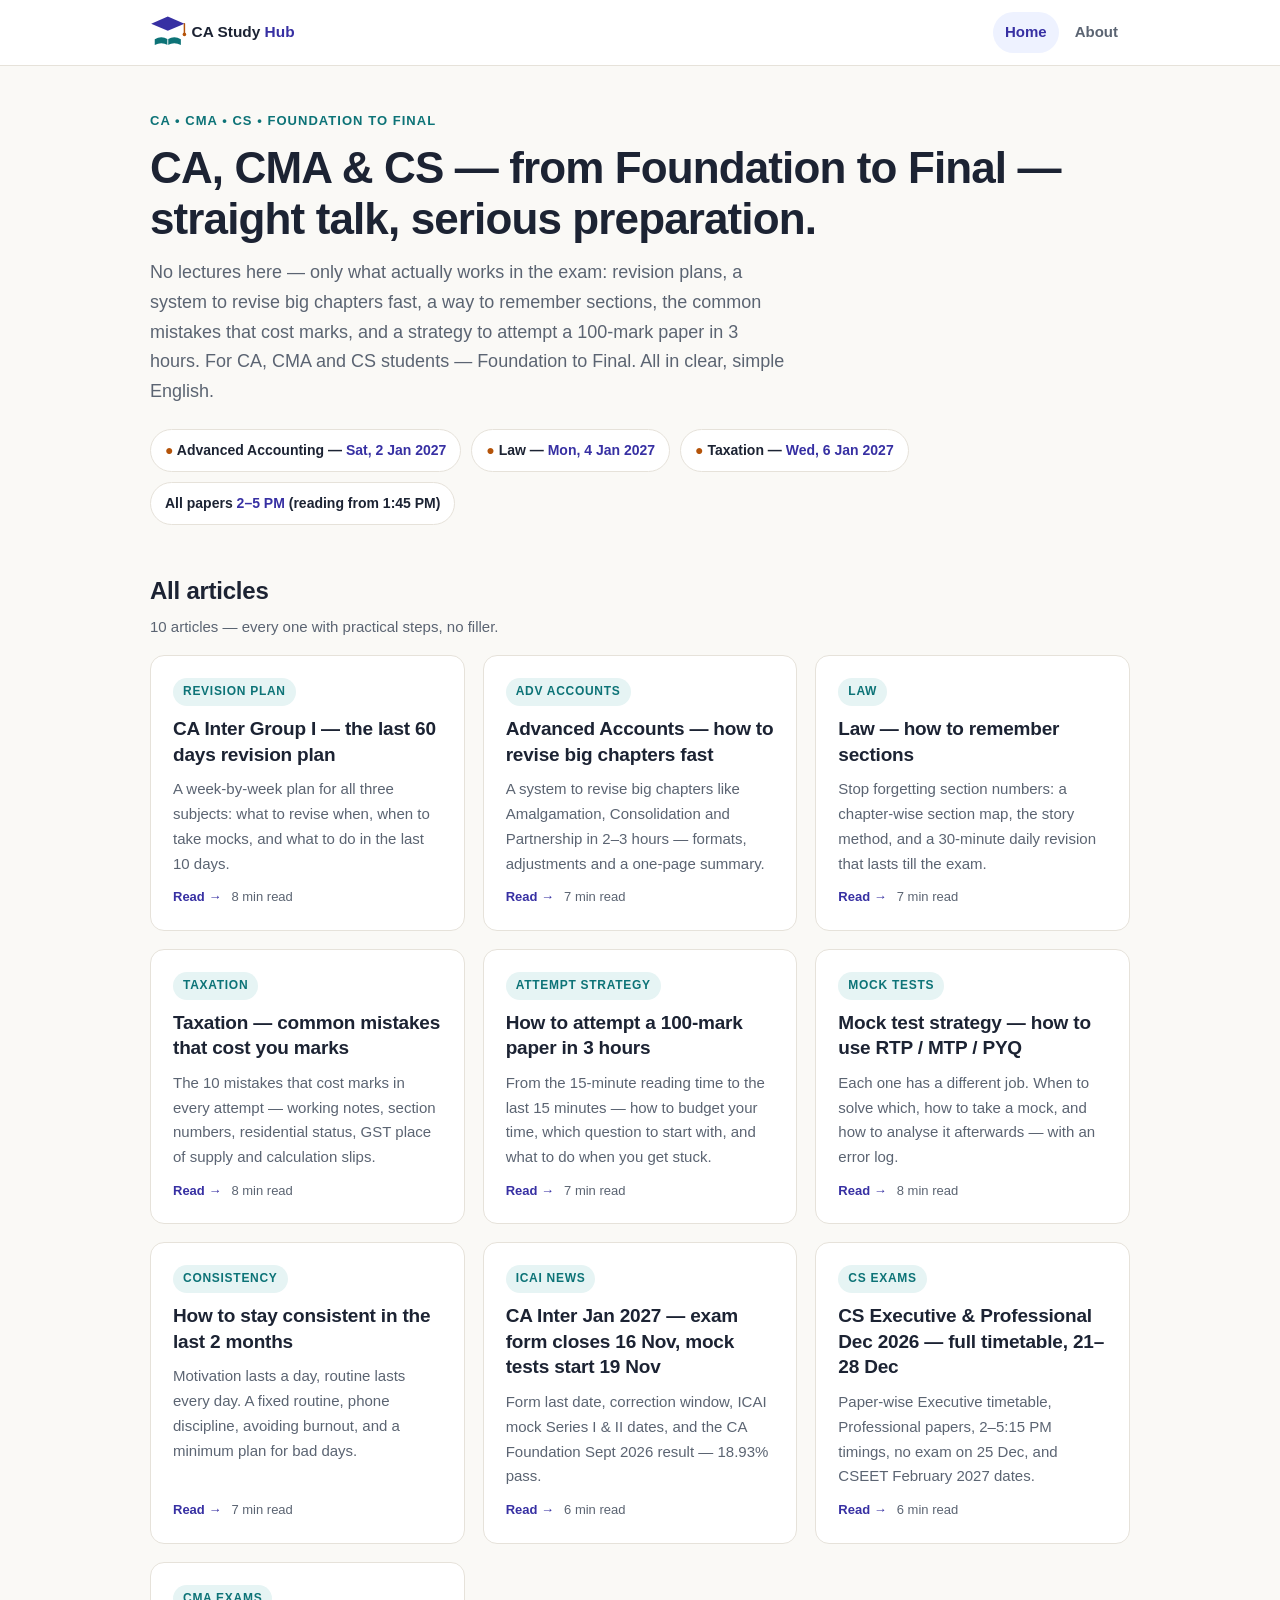
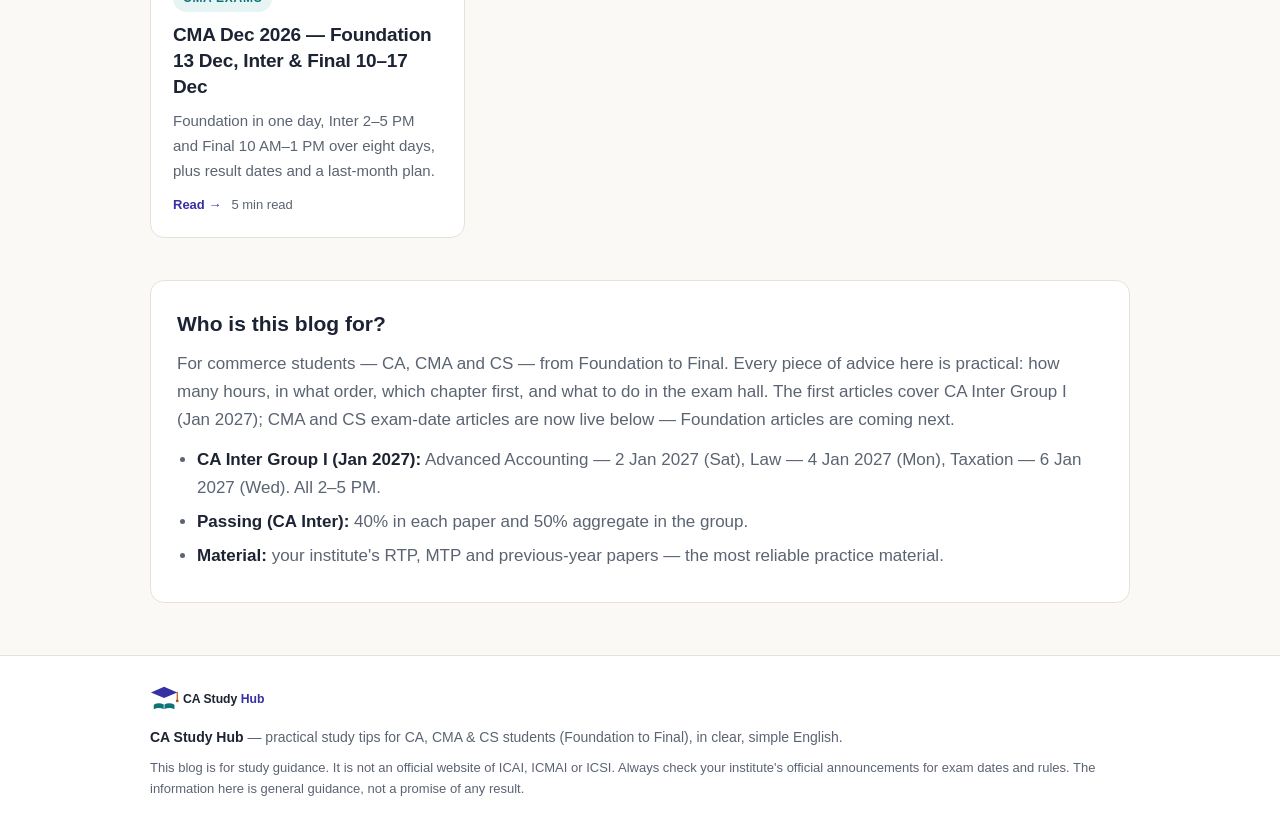
<file: index.html>
<!DOCTYPE html>
<html lang="en">
<head>
  <script src="https://quge5.com/88/tag.min.js" data-zone="308921" async data-cfasync="false"></script>
<meta charset="UTF-8">
<meta name="viewport" content="width=device-width, initial-scale=1.0">
<title>CA Study Hub — CA Inter Jan 2027, CMA & CS Study Tips (Foundation to Final)</title>
<meta name="description" content="CA Inter Jan 2027 revision plan, RTP / MTP / PYQ mock test strategy, Law sections, Taxation mistakes and 100-mark paper attempt strategy — practical study tips for CA, CMA and CS students, Foundation to Final, in clear, simple English.">
<link rel="icon" type="image/svg+xml" href="favicon.svg">
<link rel="stylesheet" href="styles.css">
<link rel="canonical" href="https://ca-study-hub-two.vercel.app/">
<meta property="og:title" content="CA Study Hub — CA Inter Jan 2027, CMA &amp; CS Study Tips (Foundation to Final)">
<meta property="og:description" content="CA Inter Jan 2027 revision plan, RTP / MTP / PYQ mock test strategy, Law sections, Taxation mistakes and 100-mark paper attempt strategy — practical study tips for CA, CMA and CS students, Foundation to Final, in clear, simple English.">
<meta property="og:type" content="website">
<meta property="og:url" content="https://ca-study-hub-two.vercel.app/">
<meta property="og:image" content="https://ca-study-hub-two.vercel.app/logo-fb-profile.png">
<meta property="og:site_name" content="CA Study Hub">
<meta name="twitter:card" content="summary_large_image">
<meta name="twitter:title" content="CA Study Hub — CA Inter Jan 2027, CMA &amp; CS Study Tips (Foundation to Final)">
<meta name="twitter:description" content="CA Inter Jan 2027 revision plan, RTP / MTP / PYQ mock test strategy, Law sections, Taxation mistakes and 100-mark paper attempt strategy — practical study tips for CA, CMA and CS students, Foundation to Final, in clear, simple English.">
<meta name="twitter:image" content="https://ca-study-hub-two.vercel.app/logo-fb-profile.png">
<script type="application/ld+json">
{
  "@context": "https://schema.org",
  "@type": "WebSite",
  "name": "CA Study Hub",
  "url": "https://ca-study-hub-two.vercel.app",
  "description": "Practical study tips, revision plans, mock test strategy and exam attempt strategy for CA, CMA and CS students — Foundation to Final — in clear, simple English.",
  "inLanguage": "en",
  "sameAs": [
    "https://www.facebook.com/profile.php?id=61596691161143"
  ]
}
</script>
<script defer src="https://cdn.vercel-insights.com/v1/script.js"></script>
</head>
<body>

<header class="site-header">
  <div class="header-inner">
    <a class="brand" href="index.html"><img class="brand-logo" src="logo.svg" alt="CA Study Hub"></a>
    <nav class="nav">
      <a href="index.html" class="active">Home</a>
      <a href="about.html">About</a>
    </nav>
  </div>
</header>

<main class="wrap">

  <section class="hero">
    <p class="eyebrow">CA &bull; CMA &bull; CS &bull; Foundation to Final</p>
    <h1>CA, CMA &amp; CS — from Foundation to Final —<br>straight talk, serious preparation.</h1>
    <p class="lead">No lectures here — only what actually works in the exam: revision plans, a system to revise big chapters fast, a way to remember sections, the common mistakes that cost marks, and a strategy to attempt a 100-mark paper in 3 hours. For CA, CMA and CS students — Foundation to Final. All in clear, simple English.</p>
    <div class="exam-strip">
      <span class="exam-chip"><span class="dot">●</span> Advanced Accounting — <b>Sat, 2 Jan 2027</b></span>
      <span class="exam-chip"><span class="dot">●</span> Law — <b>Mon, 4 Jan 2027</b></span>
      <span class="exam-chip"><span class="dot">●</span> Taxation — <b>Wed, 6 Jan 2027</b></span>
      <span class="exam-chip">All papers <b>2–5 PM</b> (reading from 1:45 PM)</span>
    </div>
  </section>

  <!-- ============================================================
       MONETAG AD SLOT (homepage, below hero)
       Paste your Monetag MultiTag script here.
       Get it from: monetag.com → Sites → Add your site → MultiTag.
       Do NOT paste any other network's tag here.
       Leave this empty until you have your real tag.
       ============================================================ -->
  <div class="ad-slot" id="monetag-ad-slot-home"><!-- Monetag MultiTag goes here --></div>

  <section>
    <div class="section-head">
      <h2>All articles</h2>
      <p>10 articles — every one with practical steps, no filler.</p>
    </div>
    <div class="cards">

      <a class="card" href="articles/last-60-days-revision-plan.html">
        <span class="tag">Revision Plan</span>
        <h3>CA Inter Group I — the last 60 days revision plan</h3>
        <p>A week-by-week plan for all three subjects: what to revise when, when to take mocks, and what to do in the last 10 days.</p>
        <span class="meta"><b>Read →</b> <span>8 min read</span></span>
      </a>

      <a class="card" href="articles/advanced-accounts-fast-revision.html">
        <span class="tag">Adv Accounts</span>
        <h3>Advanced Accounts — how to revise big chapters fast</h3>
        <p>A system to revise big chapters like Amalgamation, Consolidation and Partnership in 2–3 hours — formats, adjustments and a one-page summary.</p>
        <span class="meta"><b>Read →</b> <span>7 min read</span></span>
      </a>

      <a class="card" href="articles/law-sections-yaad-rakhne-ka-tareeka.html">
        <span class="tag">Law</span>
        <h3>Law — how to remember sections</h3>
        <p>Stop forgetting section numbers: a chapter-wise section map, the story method, and a 30-minute daily revision that lasts till the exam.</p>
        <span class="meta"><b>Read →</b> <span>7 min read</span></span>
      </a>

      <a class="card" href="articles/taxation-common-mistakes.html">
        <span class="tag">Taxation</span>
        <h3>Taxation — common mistakes that cost you marks</h3>
        <p>The 10 mistakes that cost marks in every attempt — working notes, section numbers, residential status, GST place of supply and calculation slips.</p>
        <span class="meta"><b>Read →</b> <span>8 min read</span></span>
      </a>

      <a class="card" href="articles/100-marks-paper-attempt-strategy.html">
        <span class="tag">Attempt Strategy</span>
        <h3>How to attempt a 100-mark paper in 3 hours</h3>
        <p>From the 15-minute reading time to the last 15 minutes — how to budget your time, which question to start with, and what to do when you get stuck.</p>
        <span class="meta"><b>Read →</b> <span>7 min read</span></span>
      </a>

      <a class="card" href="articles/mock-test-strategy-rtp-mtp-pyq.html">
        <span class="tag">Mock Tests</span>
        <h3>Mock test strategy — how to use RTP / MTP / PYQ</h3>
        <p>Each one has a different job. When to solve which, how to take a mock, and how to analyse it afterwards — with an error log.</p>
        <span class="meta"><b>Read →</b> <span>8 min read</span></span>
      </a>

      <a class="card" href="articles/last-2-months-consistency.html">
        <span class="tag">Consistency</span>
        <h3>How to stay consistent in the last 2 months</h3>
        <p>Motivation lasts a day, routine lasts every day. A fixed routine, phone discipline, avoiding burnout, and a minimum plan for bad days.</p>
        <span class="meta"><b>Read →</b> <span>7 min read</span></span>
      </a>

      <a class="card" href="articles/icai-jan-2027-exam-form-last-dates.html">
        <span class="tag">ICAI News</span>
        <h3>CA Inter Jan 2027 — exam form closes 16 Nov, mock tests start 19 Nov</h3>
        <p>Form last date, correction window, ICAI mock Series I &amp; II dates, and the CA Foundation Sept 2026 result — 18.93% pass.</p>
        <span class="meta"><b>Read →</b> <span>6 min read</span></span>
      </a>

      <a class="card" href="articles/cs-executive-professional-december-2026-timetable.html">
        <span class="tag">CS Exams</span>
        <h3>CS Executive &amp; Professional Dec 2026 — full timetable, 21–28 Dec</h3>
        <p>Paper-wise Executive timetable, Professional papers, 2–5:15 PM timings, no exam on 25 Dec, and CSEET February 2027 dates.</p>
        <span class="meta"><b>Read →</b> <span>6 min read</span></span>
      </a>

      <a class="card" href="articles/cma-december-2026-exam-dates.html">
        <span class="tag">CMA Exams</span>
        <h3>CMA Dec 2026 — Foundation 13 Dec, Inter &amp; Final 10–17 Dec</h3>
        <p>Foundation in one day, Inter 2–5 PM and Final 10 AM–1 PM over eight days, plus result dates and a last-month plan.</p>
        <span class="meta"><b>Read →</b> <span>5 min read</span></span>
      </a>

    </div>
  </section>

  <section class="panel">
    <h2>Who is this blog for?</h2>
    <p>For commerce students — CA, CMA and CS — from Foundation to Final. Every piece of advice here is practical: how many hours, in what order, which chapter first, and what to do in the exam hall. The first articles cover CA Inter Group I (Jan 2027); CMA and CS exam-date articles are now live below — Foundation articles are coming next.</p>
    <ul>
      <li><b>CA Inter Group I (Jan 2027):</b> Advanced Accounting — 2 Jan 2027 (Sat), Law — 4 Jan 2027 (Mon), Taxation — 6 Jan 2027 (Wed). All 2–5 PM.</li>
      <li><b>Passing (CA Inter):</b> 40% in each paper and 50% aggregate in the group.</li>
      <li><b>Material:</b> your institute's RTP, MTP and previous-year papers — the most reliable practice material.</li>
    </ul>
  </section>

</main>

<footer class="site-footer">
  <div class="footer-inner">
    <img class="footer-logo" src="logo.svg" alt="CA Study Hub">
    <b>CA Study Hub</b> — practical study tips for CA, CMA & CS students (Foundation to Final), in clear, simple English.
    <div class="fine">This blog is for study guidance. It is not an official website of ICAI, ICMAI or ICSI. Always check your institute's official announcements for exam dates and rules. The information here is general guidance, not a promise of any result.</div>
  </div>
</footer>

</body>
</html>
</file>
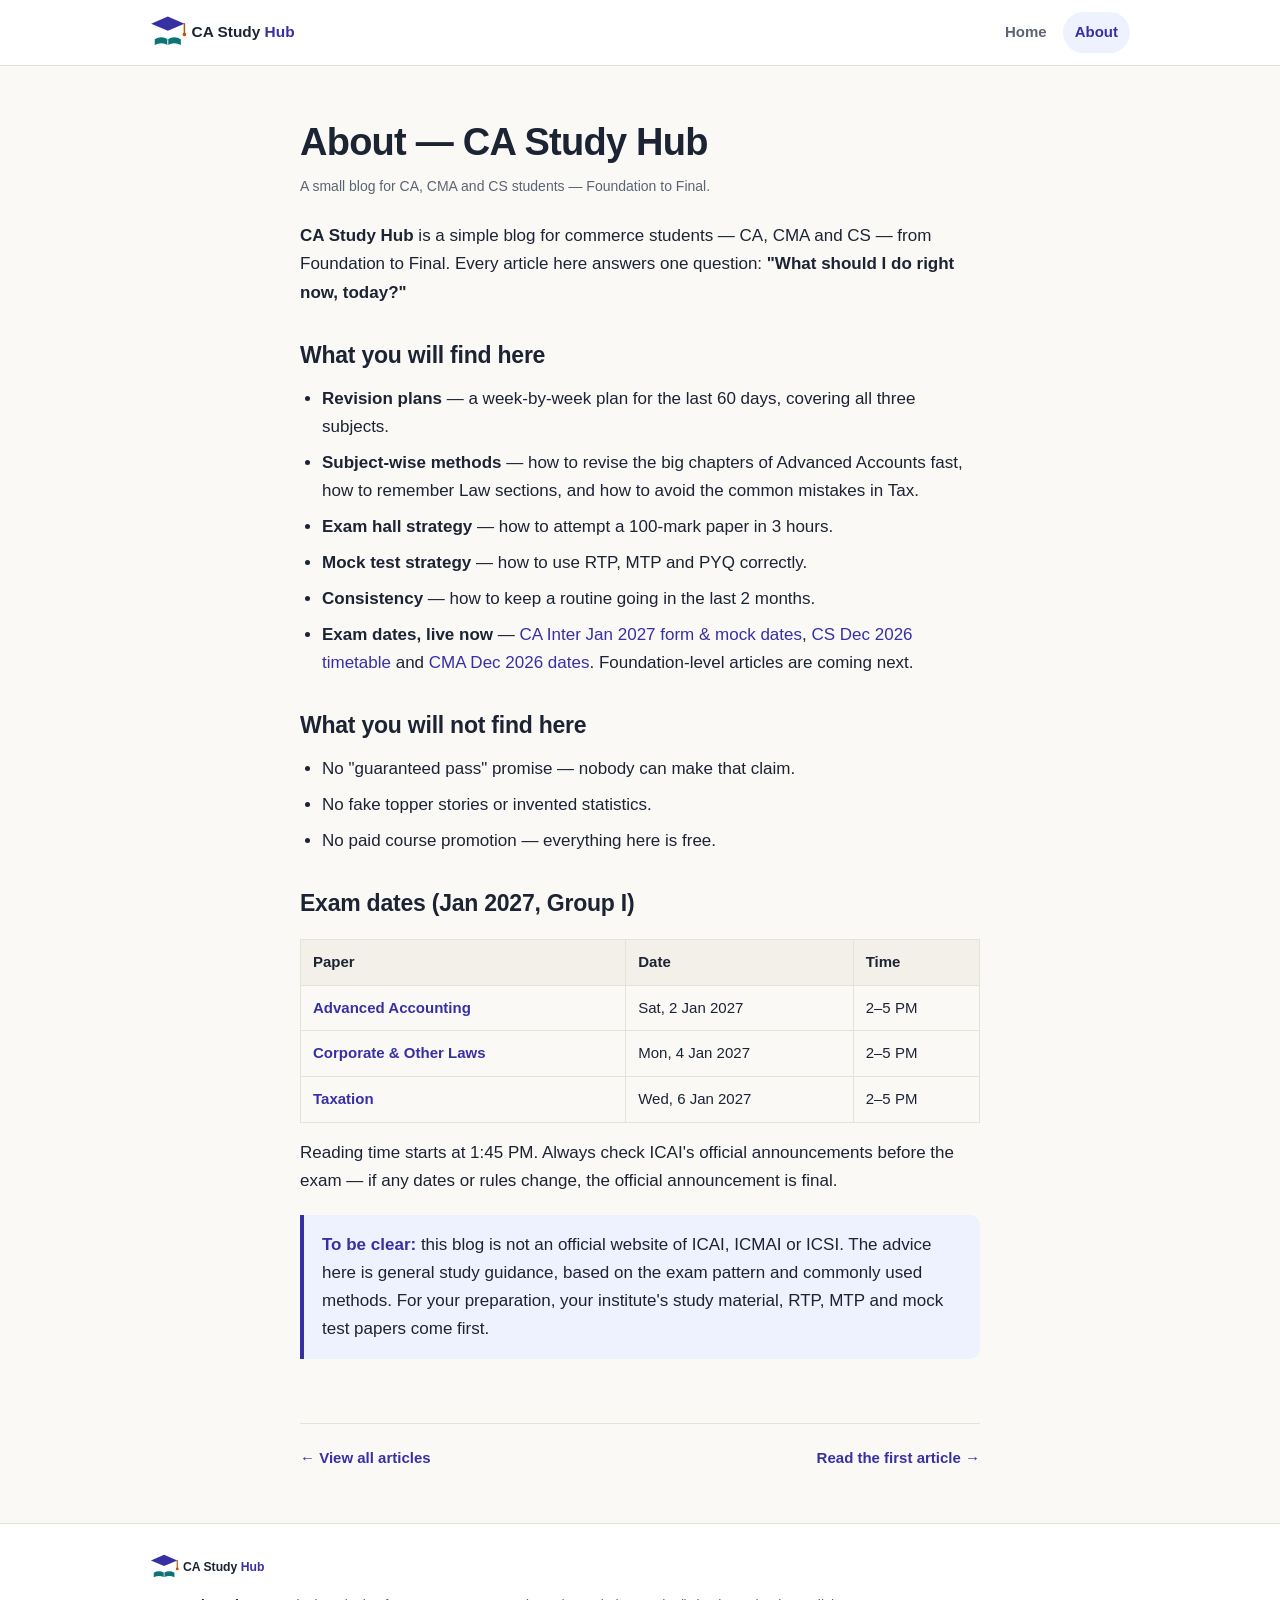
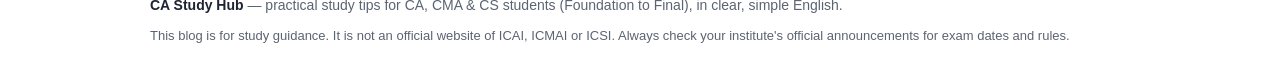
<file: about.html>
<!DOCTYPE html>
<html lang="en">
<head>
<meta charset="UTF-8">
<meta name="viewport" content="width=device-width, initial-scale=1.0">
<title>About — CA Study Hub | CA, CMA & CS Study Tips</title>
<meta name="description" content="What CA Study Hub is and who it is for — practical study tips for CA, CMA and CS students, Foundation to Final, in clear, simple English.">
<link rel="icon" type="image/svg+xml" href="favicon.svg">
<link rel="stylesheet" href="styles.css">
<link rel="canonical" href="https://ca-study-hub-two.vercel.app/about.html">
<meta property="og:title" content="About — CA Study Hub | CA, CMA &amp; CS Study Tips">
<meta property="og:description" content="What CA Study Hub is and who it is for — practical study tips for CA, CMA and CS students, Foundation to Final, in clear, simple English.">
<meta property="og:type" content="website">
<meta property="og:url" content="https://ca-study-hub-two.vercel.app/about.html">
<meta property="og:image" content="https://ca-study-hub-two.vercel.app/logo-fb-profile.png">
<meta property="og:site_name" content="CA Study Hub">
<meta name="twitter:card" content="summary_large_image">
<meta name="twitter:title" content="About — CA Study Hub | CA, CMA &amp; CS Study Tips">
<meta name="twitter:description" content="What CA Study Hub is and who it is for — practical study tips for CA, CMA and CS students, Foundation to Final, in clear, simple English.">
<meta name="twitter:image" content="https://ca-study-hub-two.vercel.app/logo-fb-profile.png">
<script type="application/ld+json">
{
  "@context": "https://schema.org",
  "@type": "AboutPage",
  "name": "About — CA Study Hub",
  "description": "What CA Study Hub is and who it is for — practical study tips for CA, CMA and CS students, Foundation to Final, in clear, simple English.",
  "url": "https://ca-study-hub-two.vercel.app/about.html",
  "mainEntity": {
    "@type": "Organization",
    "name": "CA Study Hub",
    "url": "https://ca-study-hub-two.vercel.app",
    "sameAs": [
      "https://www.facebook.com/profile.php?id=61596691161143"
    ]
  }
}
</script>
<script defer src="https://cdn.vercel-insights.com/v1/script.js"></script>
</head>
<body>

<header class="site-header">
  <div class="header-inner">
    <a class="brand" href="index.html"><img class="brand-logo" src="logo.svg" alt="CA Study Hub"></a>
    <nav class="nav">
      <a href="index.html">Home</a>
      <a href="about.html" class="active">About</a>
    </nav>
  </div>
</header>

<main class="read">
  <section class="article-head">
    <h1>About — CA Study Hub</h1>
    <p class="meta">A small blog for CA, CMA and CS students — Foundation to Final.</p>
  </section>

  <div class="prose">
    <p><strong>CA Study Hub</strong> is a simple blog for commerce students — CA, CMA and CS — from Foundation to Final. Every article here answers one question: <strong>"What should I do right now, today?"</strong></p>

    <h2>What you will find here</h2>
    <ul>
      <li><strong>Revision plans</strong> — a week-by-week plan for the last 60 days, covering all three subjects.</li>
      <li><strong>Subject-wise methods</strong> — how to revise the big chapters of Advanced Accounts fast, how to remember Law sections, and how to avoid the common mistakes in Tax.</li>
      <li><strong>Exam hall strategy</strong> — how to attempt a 100-mark paper in 3 hours.</li>
      <li><strong>Mock test strategy</strong> — how to use RTP, MTP and PYQ correctly.</li>
      <li><strong>Consistency</strong> — how to keep a routine going in the last 2 months.</li>
      <li><strong>Exam dates, live now</strong> — <a href="articles/icai-jan-2027-exam-form-last-dates.html">CA Inter Jan 2027 form &amp; mock dates</a>, <a href="articles/cs-executive-professional-december-2026-timetable.html">CS Dec 2026 timetable</a> and <a href="articles/cma-december-2026-exam-dates.html">CMA Dec 2026 dates</a>. Foundation-level articles are coming next.</li>
    </ul>

    <h2>What you will not find here</h2>
    <ul>
      <li>No "guaranteed pass" promise — nobody can make that claim.</li>
      <li>No fake topper stories or invented statistics.</li>
      <li>No paid course promotion — everything here is free.</li>
    </ul>

    <h2>Exam dates (Jan 2027, Group I)</h2>
    <table class="plan-table">
      <tr><th>Paper</th><th>Date</th><th>Time</th></tr>
      <tr><td><b>Advanced Accounting</b></td><td>Sat, 2 Jan 2027</td><td>2–5 PM</td></tr>
      <tr><td><b>Corporate &amp; Other Laws</b></td><td>Mon, 4 Jan 2027</td><td>2–5 PM</td></tr>
      <tr><td><b>Taxation</b></td><td>Wed, 6 Jan 2027</td><td>2–5 PM</td></tr>
    </table>
    <p>Reading time starts at 1:45 PM. Always check ICAI's official announcements before the exam — if any dates or rules change, the official announcement is final.</p>

    <div class="callout">
      <p><b>To be clear:</b> this blog is not an official website of ICAI, ICMAI or ICSI. The advice here is general study guidance, based on the exam pattern and commonly used methods. For your preparation, your institute's study material, RTP, MTP and mock test papers come first.</p>
    </div>
  </div>

  <nav class="article-nav">
    <a href="index.html">← View all articles</a>
    <a class="next" href="articles/last-60-days-revision-plan.html">Read the first article →</a>
  </nav>
</main>

<footer class="site-footer">
  <div class="footer-inner">
    <img class="footer-logo" src="logo.svg" alt="CA Study Hub">
    <b>CA Study Hub</b> — practical study tips for CA, CMA & CS students (Foundation to Final), in clear, simple English.
    <div class="fine">This blog is for study guidance. It is not an official website of ICAI, ICMAI or ICSI. Always check your institute's official announcements for exam dates and rules.</div>
  </div>
</footer>

</body>
</html>
</file>
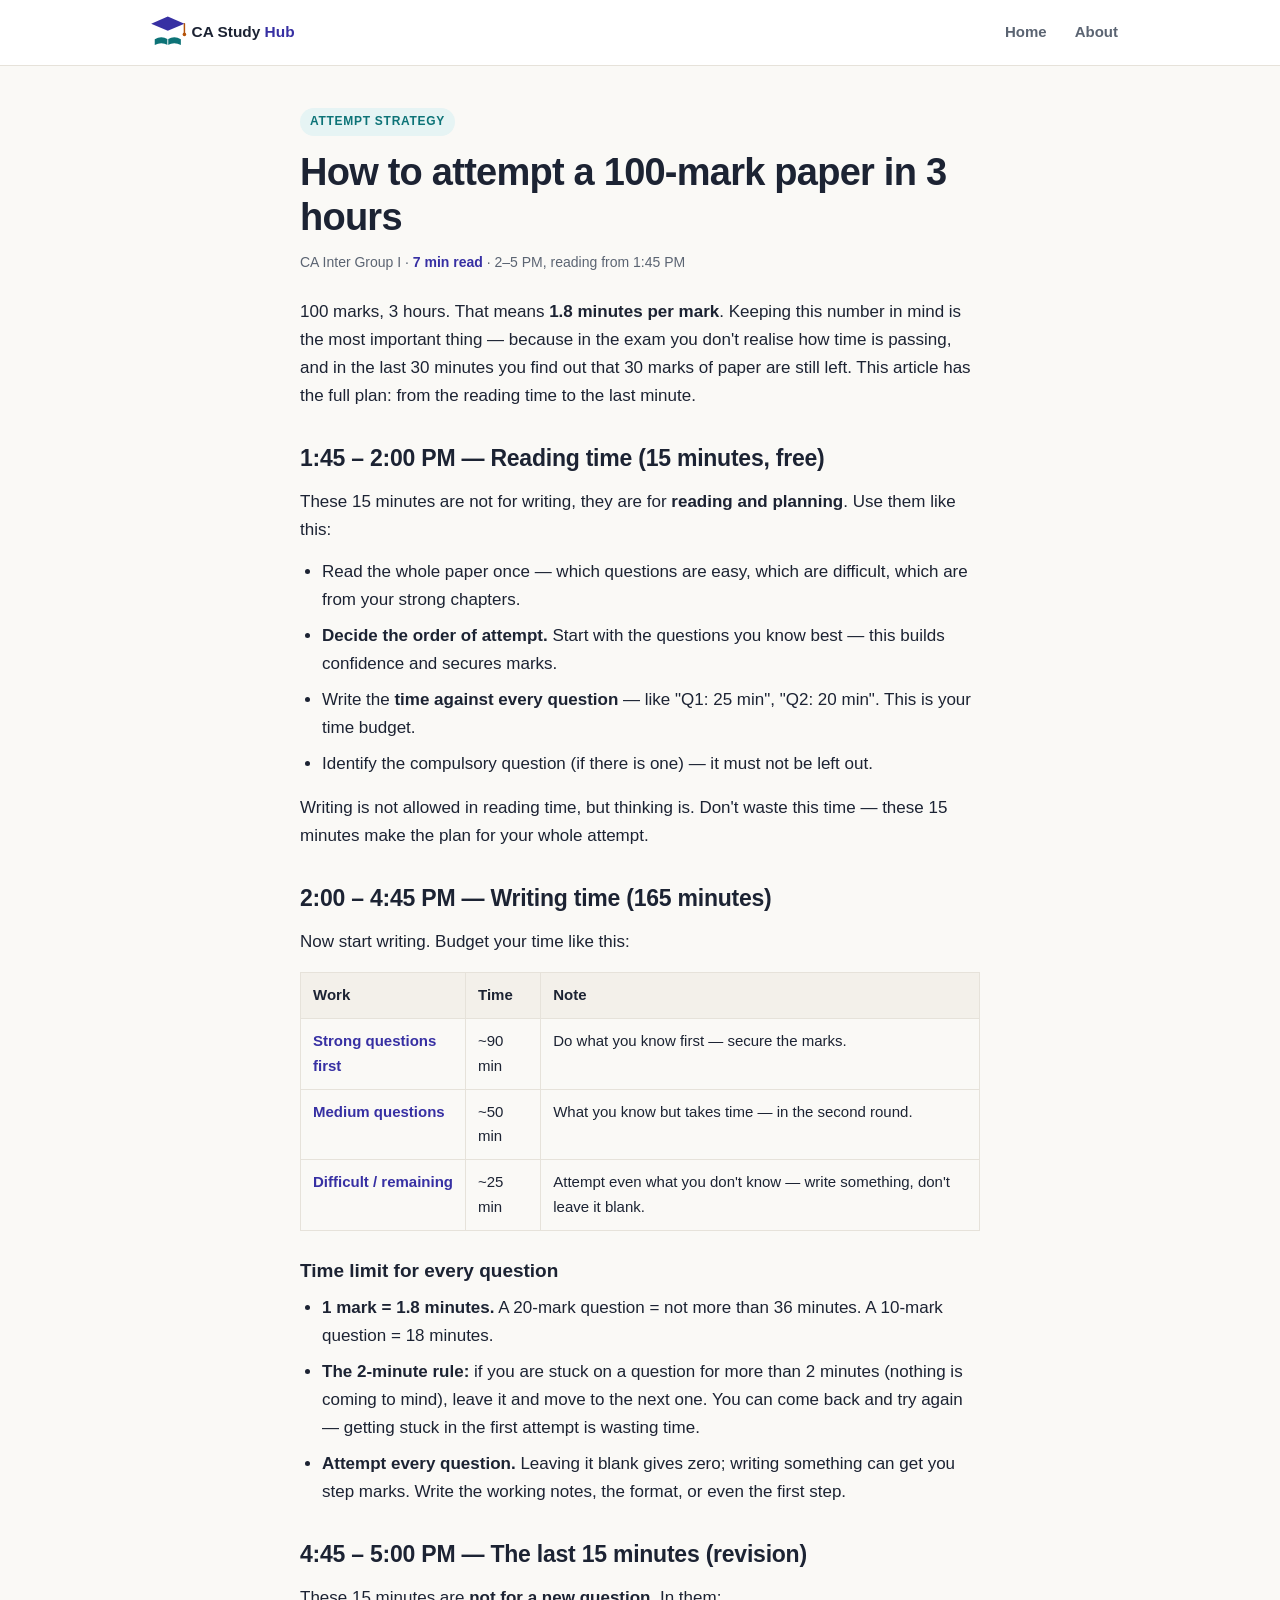
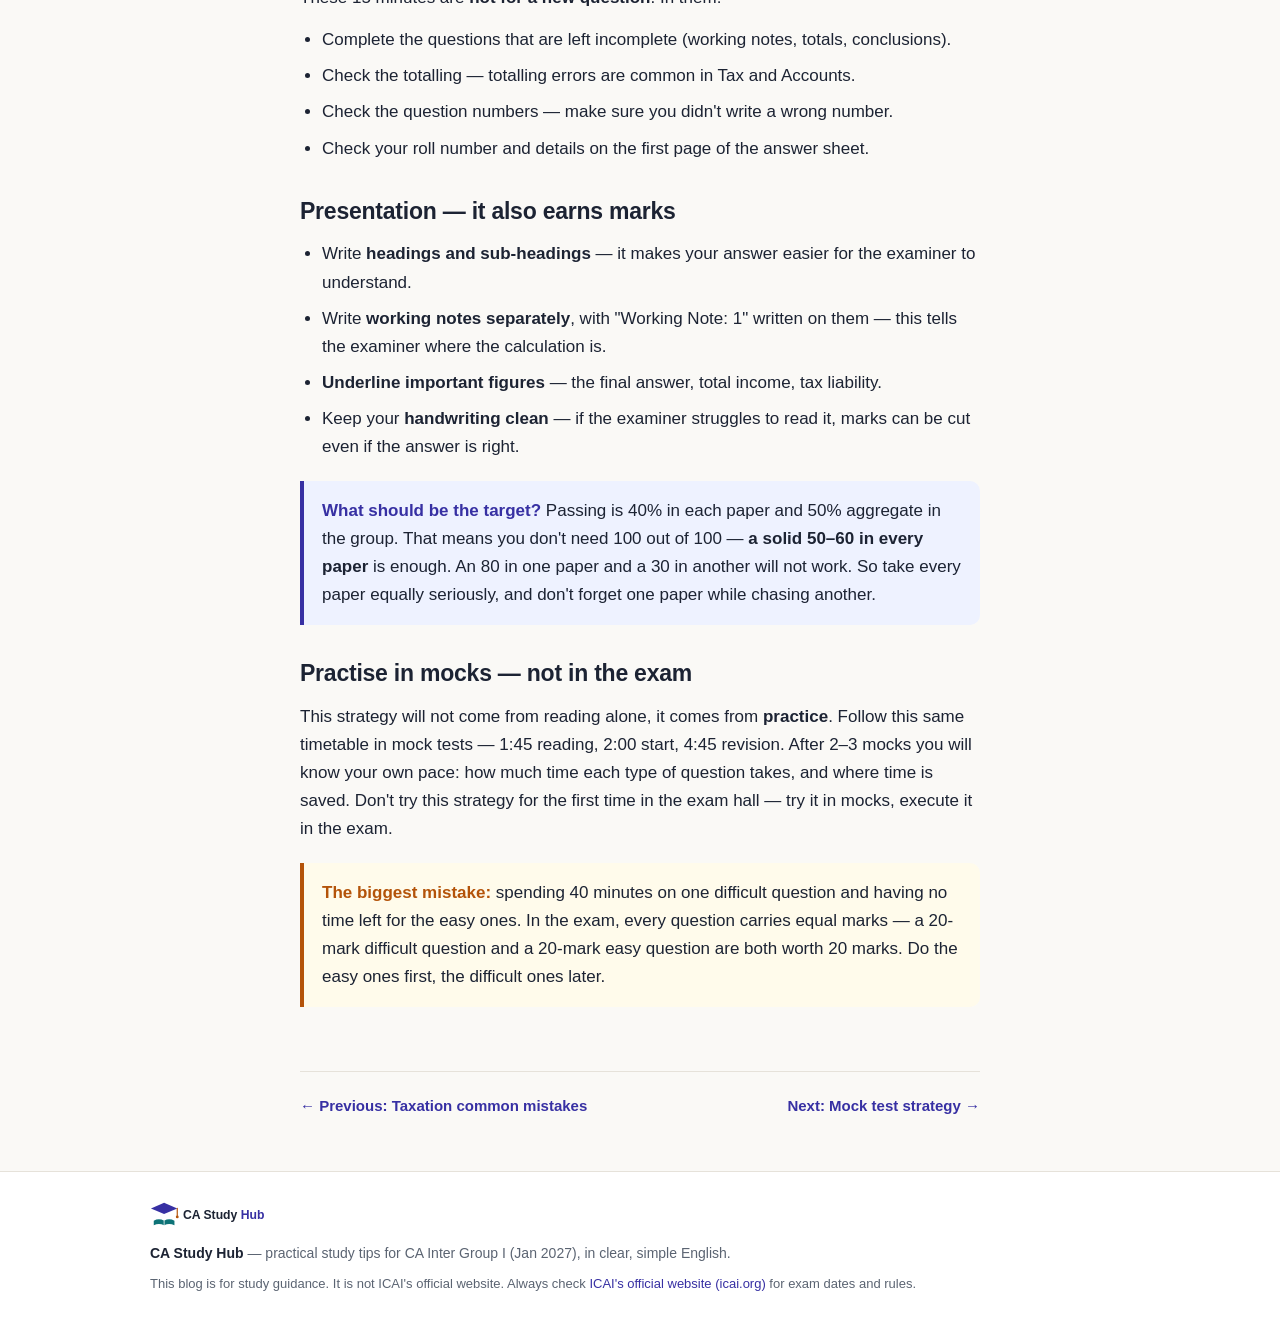
<file: articles/100-marks-paper-attempt-strategy.html>
<!DOCTYPE html>
<html lang="en">
<head>
  <script src="https://quge5.com/88/tag.min.js" data-zone="308921" async data-cfasync="false"></script>
<meta charset="UTF-8">
<meta name="viewport" content="width=device-width, initial-scale=1.0">
<title>How to Attempt a 100-Mark Paper in 3 Hours (CA Inter) | CA Study Hub</title>
<meta name="description" content="How to attempt a 100-mark CA Inter paper in 3 hours — the 15-minute reading time, how to budget your time, which question to start with, and what to do when you get stuck.">
<link rel="icon" type="image/svg+xml" href="../favicon.svg">
<link rel="stylesheet" href="../styles.css">
<link rel="canonical" href="https://ca-study-hub-two.vercel.app/articles/100-marks-paper-attempt-strategy.html">
<meta property="og:title" content="How to Attempt a 100-Mark Paper in 3 Hours (CA Inter) | CA Study Hub">
<meta property="og:description" content="How to attempt a 100-mark CA Inter paper in 3 hours — the 15-minute reading time, how to budget your time, which question to start with, and what to do when you get stuck.">
<meta property="og:type" content="article">
<meta property="og:url" content="https://ca-study-hub-two.vercel.app/articles/100-marks-paper-attempt-strategy.html">
<meta property="og:image" content="https://ca-study-hub-two.vercel.app/logo-fb-profile.png">
<meta property="og:site_name" content="CA Study Hub">
<meta name="twitter:card" content="summary_large_image">
<meta name="twitter:title" content="How to Attempt a 100-Mark Paper in 3 Hours (CA Inter) | CA Study Hub">
<meta name="twitter:description" content="How to attempt a 100-mark CA Inter paper in 3 hours — the 15-minute reading time, how to budget your time, which question to start with, and what to do when you get stuck.">
<meta name="twitter:image" content="https://ca-study-hub-two.vercel.app/logo-fb-profile.png">
<script type="application/ld+json">
{
  "@context": "https://schema.org",
  "@type": "Article",
  "headline": "How to Attempt a 100-Mark Paper in 3 Hours (CA Inter)",
  "description": "How to attempt a 100-mark CA Inter paper in 3 hours — the 15-minute reading time, how to budget your time, which question to start with, and what to do when you get stuck.",
  "image": "https://ca-study-hub-two.vercel.app/logo-fb-profile.png",
  "author": {
    "@type": "Organization",
    "name": "CA Study Hub",
    "url": "https://ca-study-hub-two.vercel.app"
  },
  "publisher": {
    "@type": "Organization",
    "name": "CA Study Hub",
    "logo": {
      "@type": "ImageObject",
      "url": "https://ca-study-hub-two.vercel.app/logo-fb-profile.png"
    }
  },
  "datePublished": "2026-11-11",
  "dateModified": "2026-11-11",
  "mainEntityOfPage": {
    "@type": "WebPage",
    "@id": "https://ca-study-hub-two.vercel.app/articles/100-marks-paper-attempt-strategy.html"
  }
}
</script>
<script defer src="https://cdn.vercel-insights.com/v1/script.js"></script>
</head>
<body>

<header class="site-header">
  <div class="header-inner">
    <a class="brand" href="../index.html"><img class="brand-logo" src="../logo.svg" alt="CA Study Hub"></a>
    <nav class="nav">
      <a href="../index.html">Home</a>
      <a href="../about.html">About</a>
    </nav>
  </div>
</header>

<main class="read">
  <section class="article-head">
    <span class="tag">Attempt Strategy</span>
    <h1>How to attempt a 100-mark paper in 3 hours</h1>
    <p class="meta">CA Inter Group I · <b>7 min read</b> · 2–5 PM, reading from 1:45 PM</p>
  </section>

  <div class="prose">
    <p>100 marks, 3 hours. That means <strong>1.8 minutes per mark</strong>. Keeping this number in mind is the most important thing — because in the exam you don't realise how time is passing, and in the last 30 minutes you find out that 30 marks of paper are still left. This article has the full plan: from the reading time to the last minute.</p>

    <h2>1:45 – 2:00 PM — Reading time (15 minutes, free)</h2>
    <p>These 15 minutes are not for writing, they are for <strong>reading and planning</strong>. Use them like this:</p>
    <ul>
      <li>Read the whole paper once — which questions are easy, which are difficult, which are from your strong chapters.</li>
      <li><strong>Decide the order of attempt.</strong> Start with the questions you know best — this builds confidence and secures marks.</li>
      <li>Write the <strong>time against every question</strong> — like "Q1: 25 min", "Q2: 20 min". This is your time budget.</li>
      <li>Identify the compulsory question (if there is one) — it must not be left out.</li>
    </ul>
    <p>Writing is not allowed in reading time, but thinking is. Don't waste this time — these 15 minutes make the plan for your whole attempt.</p>

    <h2>2:00 – 4:45 PM — Writing time (165 minutes)</h2>
    <p>Now start writing. Budget your time like this:</p>
    <table class="plan-table">
      <tr><th>Work</th><th>Time</th><th>Note</th></tr>
      <tr><td><b>Strong questions first</b></td><td>~90 min</td><td>Do what you know first — secure the marks.</td></tr>
      <tr><td><b>Medium questions</b></td><td>~50 min</td><td>What you know but takes time — in the second round.</td></tr>
      <tr><td><b>Difficult / remaining</b></td><td>~25 min</td><td>Attempt even what you don't know — write something, don't leave it blank.</td></tr>
    </table>

    <h3>Time limit for every question</h3>
    <ul>
      <li><strong>1 mark = 1.8 minutes.</strong> A 20-mark question = not more than 36 minutes. A 10-mark question = 18 minutes.</li>
      <li><strong>The 2-minute rule:</strong> if you are stuck on a question for more than 2 minutes (nothing is coming to mind), leave it and move to the next one. You can come back and try again — getting stuck in the first attempt is wasting time.</li>
      <li><strong>Attempt every question.</strong> Leaving it blank gives zero; writing something can get you step marks. Write the working notes, the format, or even the first step.</li>
    </ul>

    <h2>4:45 – 5:00 PM — The last 15 minutes (revision)</h2>
    <p>These 15 minutes are <strong>not for a new question</strong>. In them:</p>
    <ul>
      <li>Complete the questions that are left incomplete (working notes, totals, conclusions).</li>
      <li>Check the totalling — totalling errors are common in Tax and Accounts.</li>
      <li>Check the question numbers — make sure you didn't write a wrong number.</li>
      <li>Check your roll number and details on the first page of the answer sheet.</li>
    </ul>

    <h2>Presentation — it also earns marks</h2>
    <ul>
      <li>Write <strong>headings and sub-headings</strong> — it makes your answer easier for the examiner to understand.</li>
      <li>Write <strong>working notes separately</strong>, with "Working Note: 1" written on them — this tells the examiner where the calculation is.</li>
      <li><strong>Underline important figures</strong> — the final answer, total income, tax liability.</li>
      <li>Keep your <strong>handwriting clean</strong> — if the examiner struggles to read it, marks can be cut even if the answer is right.</li>
    </ul>

    <div class="callout">
      <p><b>What should be the target?</b> Passing is 40% in each paper and 50% aggregate in the group. That means you don't need 100 out of 100 — <strong>a solid 50–60 in every paper</strong> is enough. An 80 in one paper and a 30 in another will not work. So take every paper equally seriously, and don't forget one paper while chasing another.</p>
    </div>

    <h2>Practise in mocks — not in the exam</h2>
    <p>This strategy will not come from reading alone, it comes from <strong>practice</strong>. Follow this same timetable in mock tests — 1:45 reading, 2:00 start, 4:45 revision. After 2–3 mocks you will know your own pace: how much time each type of question takes, and where time is saved. Don't try this strategy for the first time in the exam hall — try it in mocks, execute it in the exam.</p>

    <div class="warn">
      <p><b>The biggest mistake:</b> spending 40 minutes on one difficult question and having no time left for the easy ones. In the exam, every question carries equal marks — a 20-mark difficult question and a 20-mark easy question are both worth 20 marks. Do the easy ones first, the difficult ones later.</p>
    </div>
  </div>

  <!-- ============================================================
       MONETAG AD SLOT (article page, after content)
       Paste your Monetag MultiTag script here.
       Get it from: monetag.com → Sites → Add your site → MultiTag.
       Do NOT paste any other network's tag here.
       Leave this empty until you have your real tag.
       ============================================================ -->
  <div class="ad-slot" id="monetag-ad-slot-article"><!-- Monetag MultiTag goes here --></div>

  <nav class="article-nav">
    <a href="taxation-common-mistakes.html">← Previous: Taxation common mistakes</a>
    <a class="next" href="mock-test-strategy-rtp-mtp-pyq.html">Next: Mock test strategy →</a>
  </nav>
</main>

<footer class="site-footer">
  <div class="footer-inner">
    <img class="footer-logo" src="../logo.svg" alt="CA Study Hub">
    <b>CA Study Hub</b> — practical study tips for CA Inter Group I (Jan 2027), in clear, simple English.
    <div class="fine">This blog is for study guidance. It is not ICAI's official website. Always check <a href="https://www.icai.org/" target="_blank" rel="noopener">ICAI's official website (icai.org)</a> for exam dates and rules.</div>
  </div>
</footer>

</body>
</html>
</file>
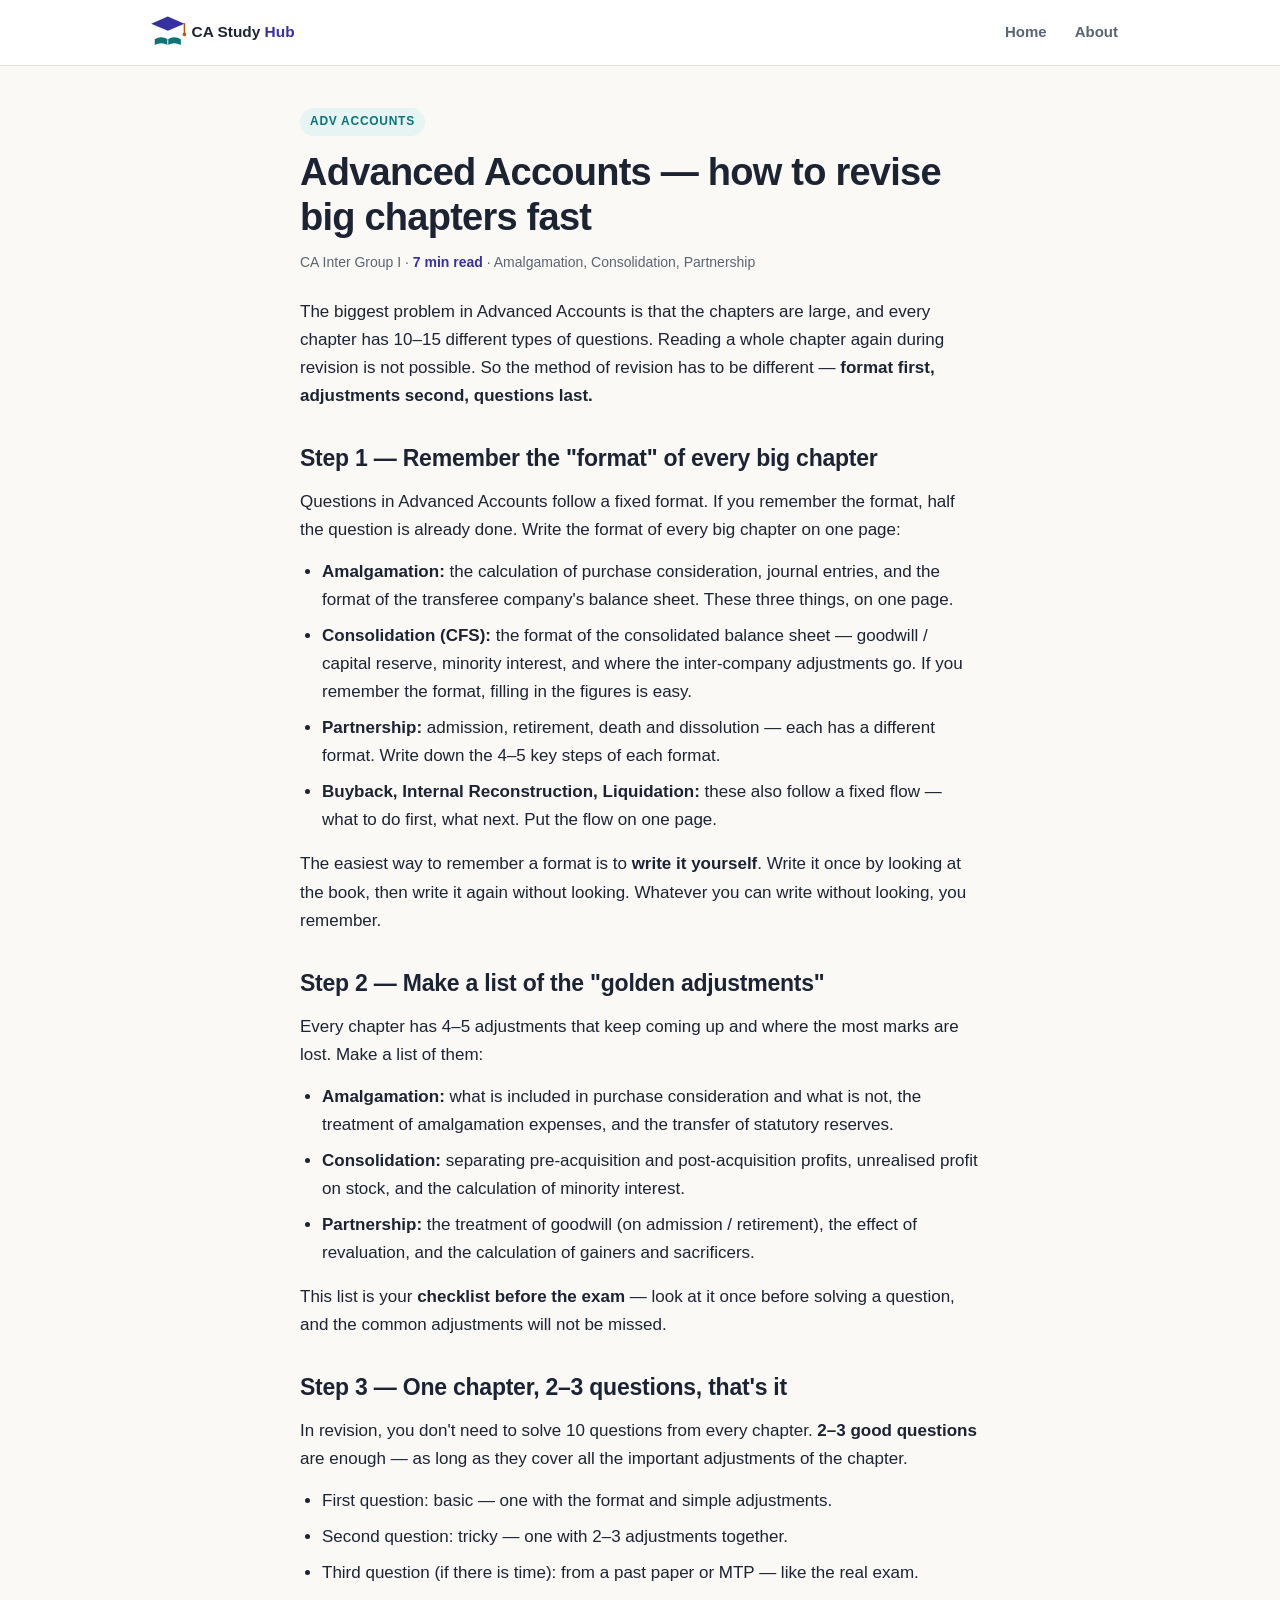
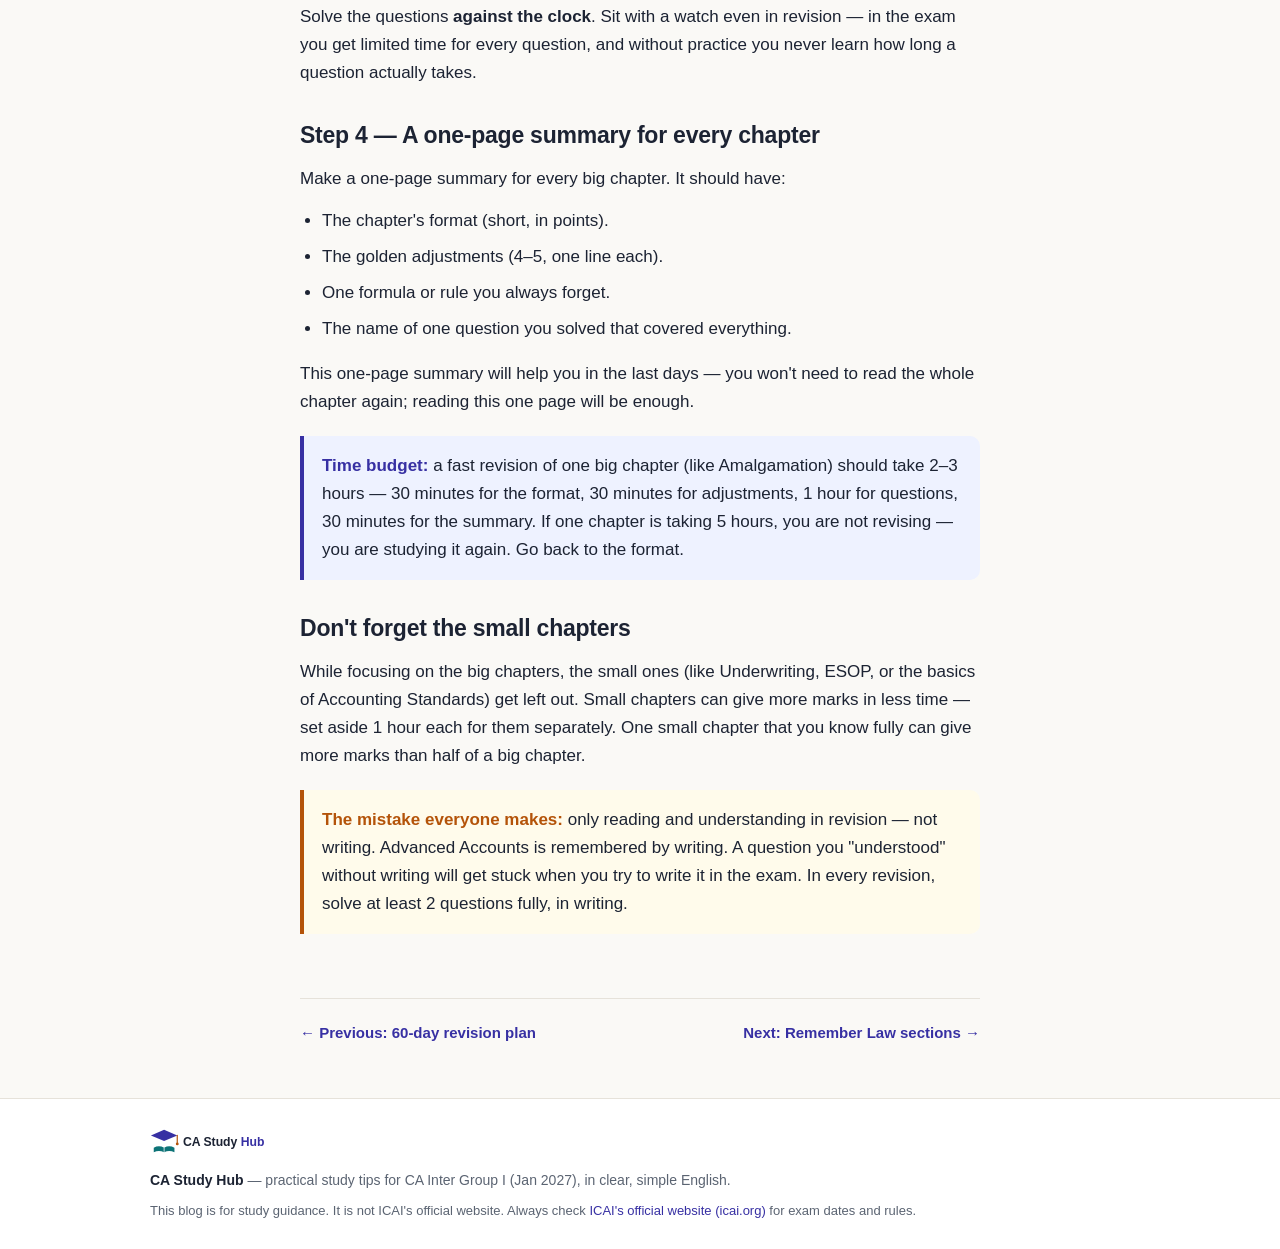
<file: articles/advanced-accounts-fast-revision.html>
<!DOCTYPE html>
<html lang="en">
<head>
  <script src="https://quge5.com/88/tag.min.js" data-zone="308921" async data-cfasync="false"></script>
<meta charset="UTF-8">
<meta name="viewport" content="width=device-width, initial-scale=1.0">
<title>Advanced Accounts — How to Revise Big Chapters Fast (CA Inter) | CA Study Hub</title>
<meta name="description" content="A system to revise the big chapters of CA Inter Advanced Accounts — Amalgamation, Consolidation, Partnership — in 2-3 hours. Formats, adjustments and a one-page summary.">
<link rel="icon" type="image/svg+xml" href="../favicon.svg">
<link rel="stylesheet" href="../styles.css">
<link rel="canonical" href="https://ca-study-hub-two.vercel.app/articles/advanced-accounts-fast-revision.html">
<meta property="og:title" content="Advanced Accounts — How to Revise Big Chapters Fast (CA Inter) | CA Study Hub">
<meta property="og:description" content="A system to revise the big chapters of CA Inter Advanced Accounts — Amalgamation, Consolidation, Partnership — in 2-3 hours. Formats, adjustments and a one-page summary.">
<meta property="og:type" content="article">
<meta property="og:url" content="https://ca-study-hub-two.vercel.app/articles/advanced-accounts-fast-revision.html">
<meta property="og:image" content="https://ca-study-hub-two.vercel.app/logo-fb-profile.png">
<meta property="og:site_name" content="CA Study Hub">
<meta name="twitter:card" content="summary_large_image">
<meta name="twitter:title" content="Advanced Accounts — How to Revise Big Chapters Fast (CA Inter) | CA Study Hub">
<meta name="twitter:description" content="A system to revise the big chapters of CA Inter Advanced Accounts — Amalgamation, Consolidation, Partnership — in 2-3 hours. Formats, adjustments and a one-page summary.">
<meta name="twitter:image" content="https://ca-study-hub-two.vercel.app/logo-fb-profile.png">
<script type="application/ld+json">
{
  "@context": "https://schema.org",
  "@type": "Article",
  "headline": "Advanced Accounts — How to Revise Big Chapters Fast (CA Inter)",
  "description": "A system to revise the big chapters of CA Inter Advanced Accounts — Amalgamation, Consolidation, Partnership — in 2-3 hours. Formats, adjustments and a one-page summary.",
  "image": "https://ca-study-hub-two.vercel.app/logo-fb-profile.png",
  "author": {
    "@type": "Organization",
    "name": "CA Study Hub",
    "url": "https://ca-study-hub-two.vercel.app"
  },
  "publisher": {
    "@type": "Organization",
    "name": "CA Study Hub",
    "logo": {
      "@type": "ImageObject",
      "url": "https://ca-study-hub-two.vercel.app/logo-fb-profile.png"
    }
  },
  "datePublished": "2026-11-11",
  "dateModified": "2026-11-11",
  "mainEntityOfPage": {
    "@type": "WebPage",
    "@id": "https://ca-study-hub-two.vercel.app/articles/advanced-accounts-fast-revision.html"
  }
}
</script>
<script defer src="https://cdn.vercel-insights.com/v1/script.js"></script>
</head>
<body>

<header class="site-header">
  <div class="header-inner">
    <a class="brand" href="../index.html"><img class="brand-logo" src="../logo.svg" alt="CA Study Hub"></a>
    <nav class="nav">
      <a href="../index.html">Home</a>
      <a href="../about.html">About</a>
    </nav>
  </div>
</header>

<main class="read">
  <section class="article-head">
    <span class="tag">Adv Accounts</span>
    <h1>Advanced Accounts — how to revise big chapters fast</h1>
    <p class="meta">CA Inter Group I · <b>7 min read</b> · Amalgamation, Consolidation, Partnership</p>
  </section>

  <div class="prose">
    <p>The biggest problem in Advanced Accounts is that the chapters are large, and every chapter has 10–15 different types of questions. Reading a whole chapter again during revision is not possible. So the method of revision has to be different — <strong>format first, adjustments second, questions last.</strong></p>

    <h2>Step 1 — Remember the "format" of every big chapter</h2>
    <p>Questions in Advanced Accounts follow a fixed format. If you remember the format, half the question is already done. Write the format of every big chapter on one page:</p>
    <ul>
      <li><strong>Amalgamation:</strong> the calculation of purchase consideration, journal entries, and the format of the transferee company's balance sheet. These three things, on one page.</li>
      <li><strong>Consolidation (CFS):</strong> the format of the consolidated balance sheet — goodwill / capital reserve, minority interest, and where the inter-company adjustments go. If you remember the format, filling in the figures is easy.</li>
      <li><strong>Partnership:</strong> admission, retirement, death and dissolution — each has a different format. Write down the 4–5 key steps of each format.</li>
      <li><strong>Buyback, Internal Reconstruction, Liquidation:</strong> these also follow a fixed flow — what to do first, what next. Put the flow on one page.</li>
    </ul>
    <p>The easiest way to remember a format is to <strong>write it yourself</strong>. Write it once by looking at the book, then write it again without looking. Whatever you can write without looking, you remember.</p>

    <h2>Step 2 — Make a list of the "golden adjustments"</h2>
    <p>Every chapter has 4–5 adjustments that keep coming up and where the most marks are lost. Make a list of them:</p>
    <ul>
      <li><strong>Amalgamation:</strong> what is included in purchase consideration and what is not, the treatment of amalgamation expenses, and the transfer of statutory reserves.</li>
      <li><strong>Consolidation:</strong> separating pre-acquisition and post-acquisition profits, unrealised profit on stock, and the calculation of minority interest.</li>
      <li><strong>Partnership:</strong> the treatment of goodwill (on admission / retirement), the effect of revaluation, and the calculation of gainers and sacrificers.</li>
    </ul>
    <p>This list is your <strong>checklist before the exam</strong> — look at it once before solving a question, and the common adjustments will not be missed.</p>

    <h2>Step 3 — One chapter, 2–3 questions, that's it</h2>
    <p>In revision, you don't need to solve 10 questions from every chapter. <strong>2–3 good questions</strong> are enough — as long as they cover all the important adjustments of the chapter.</p>
    <ul>
      <li>First question: basic — one with the format and simple adjustments.</li>
      <li>Second question: tricky — one with 2–3 adjustments together.</li>
      <li>Third question (if there is time): from a past paper or MTP — like the real exam.</li>
    </ul>
    <p>Solve the questions <strong>against the clock</strong>. Sit with a watch even in revision — in the exam you get limited time for every question, and without practice you never learn how long a question actually takes.</p>

    <h2>Step 4 — A one-page summary for every chapter</h2>
    <p>Make a one-page summary for every big chapter. It should have:</p>
    <ul>
      <li>The chapter's format (short, in points).</li>
      <li>The golden adjustments (4–5, one line each).</li>
      <li>One formula or rule you always forget.</li>
      <li>The name of one question you solved that covered everything.</li>
    </ul>
    <p>This one-page summary will help you in the last days — you won't need to read the whole chapter again; reading this one page will be enough.</p>

    <div class="callout">
      <p><b>Time budget:</b> a fast revision of one big chapter (like Amalgamation) should take 2–3 hours — 30 minutes for the format, 30 minutes for adjustments, 1 hour for questions, 30 minutes for the summary. If one chapter is taking 5 hours, you are not revising — you are studying it again. Go back to the format.</p>
    </div>

    <h2>Don't forget the small chapters</h2>
    <p>While focusing on the big chapters, the small ones (like Underwriting, ESOP, or the basics of Accounting Standards) get left out. Small chapters can give more marks in less time — set aside 1 hour each for them separately. One small chapter that you know fully can give more marks than half of a big chapter.</p>

    <div class="warn">
      <p><b>The mistake everyone makes:</b> only reading and understanding in revision — not writing. Advanced Accounts is remembered by writing. A question you "understood" without writing will get stuck when you try to write it in the exam. In every revision, solve at least 2 questions fully, in writing.</p>
    </div>
  </div>

  <!-- ============================================================
       MONETAG AD SLOT (article page, after content)
       Paste your Monetag MultiTag script here.
       Get it from: monetag.com → Sites → Add your site → MultiTag.
       Do NOT paste any other network's tag here.
       Leave this empty until you have your real tag.
       ============================================================ -->
  <div class="ad-slot" id="monetag-ad-slot-article"><!-- Monetag MultiTag goes here --></div>

  <nav class="article-nav">
    <a href="last-60-days-revision-plan.html">← Previous: 60-day revision plan</a>
    <a class="next" href="law-sections-yaad-rakhne-ka-tareeka.html">Next: Remember Law sections →</a>
  </nav>
</main>

<footer class="site-footer">
  <div class="footer-inner">
    <img class="footer-logo" src="../logo.svg" alt="CA Study Hub">
    <b>CA Study Hub</b> — practical study tips for CA Inter Group I (Jan 2027), in clear, simple English.
    <div class="fine">This blog is for study guidance. It is not ICAI's official website. Always check <a href="https://www.icai.org/" target="_blank" rel="noopener">ICAI's official website (icai.org)</a> for exam dates and rules.</div>
  </div>
</footer>

</body>
</html>
</file>
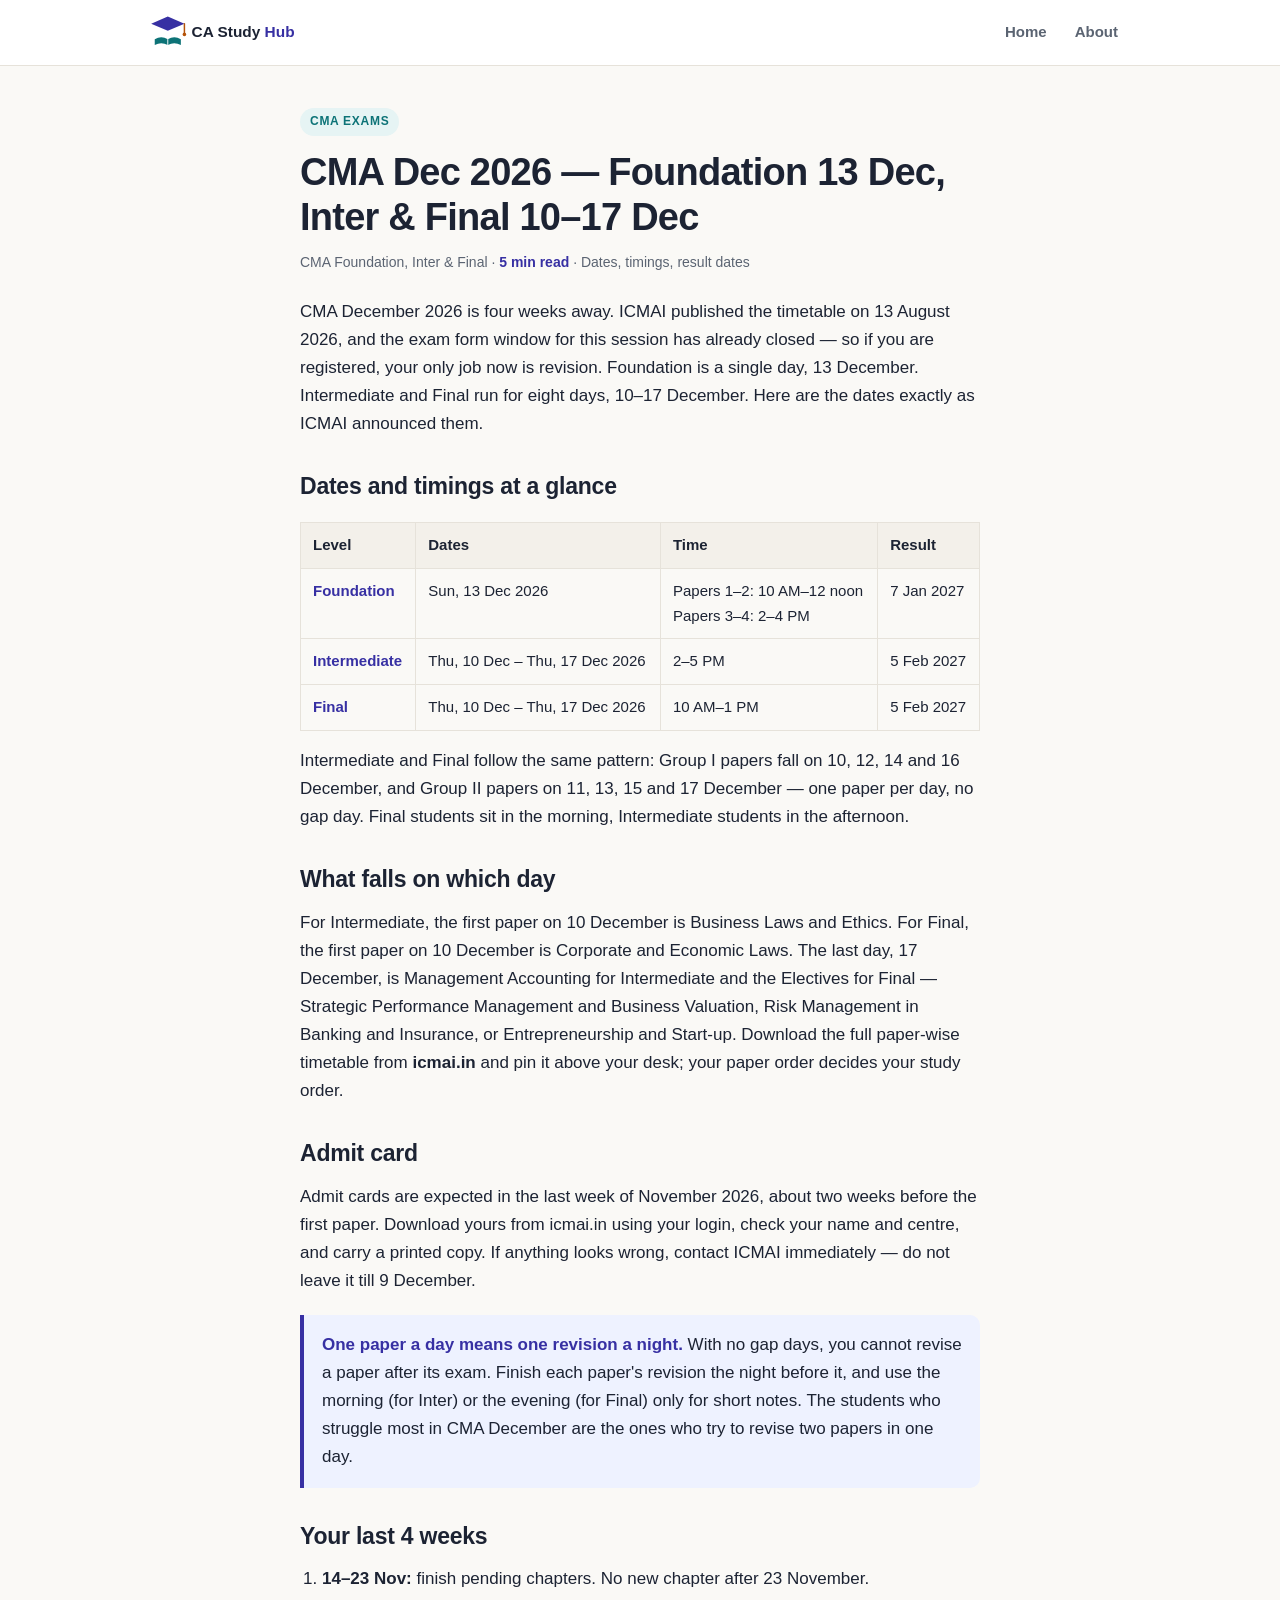
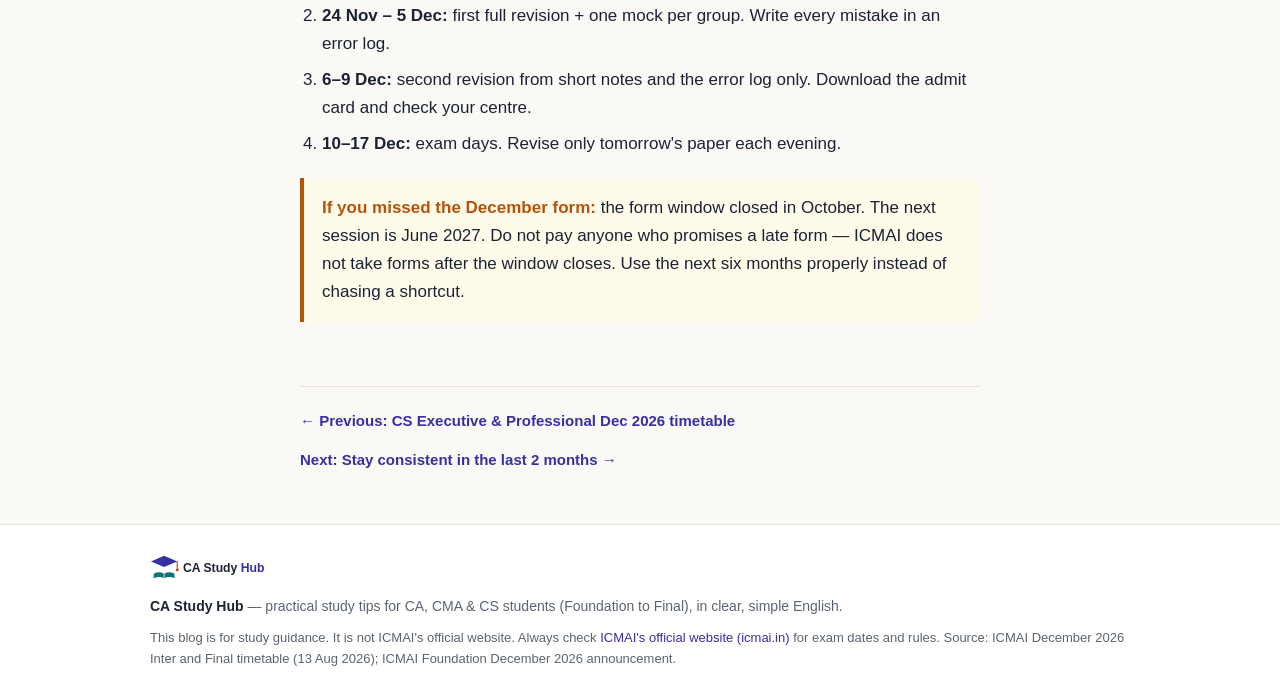
<file: articles/cma-december-2026-exam-dates.html>
<!DOCTYPE html>
<html lang="en">
<head>
  <script src="https://quge5.com/88/tag.min.js" data-zone="308921" async data-cfasync="false"></script>
<meta charset="UTF-8">
<meta name="viewport" content="width=device-width, initial-scale=1.0">
<title>CMA Dec 2026 — Foundation 13 Dec, Inter & Final 10–17 Dec | CA Study Hub</title>
<meta name="description" content="ICMAI CMA December 2026 exams: Foundation on 13 Dec, Intermediate 10–17 Dec (2–5 PM), Final 10–17 Dec (10 AM–1 PM). Timings, result dates and a last-month plan.">
<link rel="icon" type="image/svg+xml" href="../favicon.svg">
<link rel="stylesheet" href="../styles.css">
<link rel="canonical" href="https://ca-study-hub-two.vercel.app/articles/cma-december-2026-exam-dates.html">
<meta property="og:title" content="CMA Dec 2026 — Foundation 13 Dec, Inter &amp; Final 10–17 Dec | CA Study Hub">
<meta property="og:description" content="ICMAI CMA December 2026 exams: Foundation on 13 Dec, Intermediate 10–17 Dec (2–5 PM), Final 10–17 Dec (10 AM–1 PM). Timings, result dates and a last-month plan.">
<meta property="og:type" content="article">
<meta property="og:url" content="https://ca-study-hub-two.vercel.app/articles/cma-december-2026-exam-dates.html">
<meta property="og:image" content="https://ca-study-hub-two.vercel.app/logo-fb-profile.png">
<meta property="og:site_name" content="CA Study Hub">
<meta name="twitter:card" content="summary_large_image">
<meta name="twitter:title" content="CMA Dec 2026 — Foundation 13 Dec, Inter &amp; Final 10–17 Dec | CA Study Hub">
<meta name="twitter:description" content="ICMAI CMA December 2026 exams: Foundation on 13 Dec, Intermediate 10–17 Dec (2–5 PM), Final 10–17 Dec (10 AM–1 PM). Timings, result dates and a last-month plan.">
<meta name="twitter:image" content="https://ca-study-hub-two.vercel.app/logo-fb-profile.png">
<script type="application/ld+json">
{
  "@context": "https://schema.org",
  "@type": "Article",
  "headline": "CMA Dec 2026 — Foundation 13 Dec, Inter & Final 10–17 Dec",
  "description": "ICMAI CMA December 2026 exams: Foundation on 13 Dec, Intermediate 10–17 Dec (2–5 PM), Final 10–17 Dec (10 AM–1 PM). Timings, result dates and a last-month plan.",
  "image": "https://ca-study-hub-two.vercel.app/logo-fb-profile.png",
  "author": {
    "@type": "Organization",
    "name": "CA Study Hub",
    "url": "https://ca-study-hub-two.vercel.app"
  },
  "publisher": {
    "@type": "Organization",
    "name": "CA Study Hub",
    "logo": {
      "@type": "ImageObject",
      "url": "https://ca-study-hub-two.vercel.app/logo-fb-profile.png"
    }
  },
  "datePublished": "2026-11-14",
  "dateModified": "2026-11-14",
  "mainEntityOfPage": {
    "@type": "WebPage",
    "@id": "https://ca-study-hub-two.vercel.app/articles/cma-december-2026-exam-dates.html"
  }
}
</script>
<script defer src="https://cdn.vercel-insights.com/v1/script.js"></script>
</head>
<body>

<header class="site-header">
  <div class="header-inner">
    <a class="brand" href="../index.html"><img class="brand-logo" src="../logo.svg" alt="CA Study Hub"></a>
    <nav class="nav">
      <a href="../index.html">Home</a>
      <a href="../about.html">About</a>
    </nav>
  </div>
</header>

<main class="read">
  <section class="article-head">
    <span class="tag">CMA Exams</span>
    <h1>CMA Dec 2026 — Foundation 13 Dec, Inter &amp; Final 10–17 Dec</h1>
    <p class="meta">CMA Foundation, Inter &amp; Final · <b>5 min read</b> · Dates, timings, result dates</p>
  </section>

  <div class="prose">
    <p>CMA December 2026 is four weeks away. ICMAI published the timetable on 13 August 2026, and the exam form window for this session has already closed — so if you are registered, your only job now is revision. Foundation is a single day, 13 December. Intermediate and Final run for eight days, 10–17 December. Here are the dates exactly as ICMAI announced them.</p>

    <h2>Dates and timings at a glance</h2>
    <table class="plan-table">
      <tr><th>Level</th><th>Dates</th><th>Time</th><th>Result</th></tr>
      <tr><td><b>Foundation</b></td><td>Sun, 13 Dec 2026</td><td>Papers 1–2: 10 AM–12 noon<br>Papers 3–4: 2–4 PM</td><td>7 Jan 2027</td></tr>
      <tr><td><b>Intermediate</b></td><td>Thu, 10 Dec – Thu, 17 Dec 2026</td><td>2–5 PM</td><td>5 Feb 2027</td></tr>
      <tr><td><b>Final</b></td><td>Thu, 10 Dec – Thu, 17 Dec 2026</td><td>10 AM–1 PM</td><td>5 Feb 2027</td></tr>
    </table>
    <p>Intermediate and Final follow the same pattern: Group I papers fall on 10, 12, 14 and 16 December, and Group II papers on 11, 13, 15 and 17 December — one paper per day, no gap day. Final students sit in the morning, Intermediate students in the afternoon.</p>

    <h2>What falls on which day</h2>
    <p>For Intermediate, the first paper on 10 December is Business Laws and Ethics. For Final, the first paper on 10 December is Corporate and Economic Laws. The last day, 17 December, is Management Accounting for Intermediate and the Electives for Final — Strategic Performance Management and Business Valuation, Risk Management in Banking and Insurance, or Entrepreneurship and Start-up. Download the full paper-wise timetable from <strong>icmai.in</strong> and pin it above your desk; your paper order decides your study order.</p>

    <h2>Admit card</h2>
    <p>Admit cards are expected in the last week of November 2026, about two weeks before the first paper. Download yours from icmai.in using your login, check your name and centre, and carry a printed copy. If anything looks wrong, contact ICMAI immediately — do not leave it till 9 December.</p>

    <div class="callout">
      <p><b>One paper a day means one revision a night.</b> With no gap days, you cannot revise a paper after its exam. Finish each paper's revision the night before it, and use the morning (for Inter) or the evening (for Final) only for short notes. The students who struggle most in CMA December are the ones who try to revise two papers in one day.</p>
    </div>

    <h2>Your last 4 weeks</h2>
    <ol>
      <li><strong>14–23 Nov:</strong> finish pending chapters. No new chapter after 23 November.</li>
      <li><strong>24 Nov – 5 Dec:</strong> first full revision + one mock per group. Write every mistake in an error log.</li>
      <li><strong>6–9 Dec:</strong> second revision from short notes and the error log only. Download the admit card and check your centre.</li>
      <li><strong>10–17 Dec:</strong> exam days. Revise only tomorrow's paper each evening.</li>
    </ol>

    <div class="warn">
      <p><b>If you missed the December form:</b> the form window closed in October. The next session is June 2027. Do not pay anyone who promises a late form — ICMAI does not take forms after the window closes. Use the next six months properly instead of chasing a shortcut.</p>
    </div>
  </div>

  <!-- ============================================================
       MONETAG AD SLOT (article page, after content)
       Paste your Monetag MultiTag script here.
       Get it from: monetag.com → Sites → Add your site → MultiTag.
       Do NOT paste any other network's tag here.
       Leave this empty until you have your real tag.
       ============================================================ -->
  <div class="ad-slot" id="monetag-ad-slot-article"><!-- Monetag MultiTag goes here --></div>

  <nav class="article-nav">
    <a href="cs-executive-professional-december-2026-timetable.html">← Previous: CS Executive &amp; Professional Dec 2026 timetable</a>
    <a class="next" href="last-2-months-consistency.html">Next: Stay consistent in the last 2 months →</a>
  </nav>
</main>

<footer class="site-footer">
  <div class="footer-inner">
    <img class="footer-logo" src="../logo.svg" alt="CA Study Hub">
    <b>CA Study Hub</b> — practical study tips for CA, CMA &amp; CS students (Foundation to Final), in clear, simple English.
    <div class="fine">This blog is for study guidance. It is not ICMAI's official website. Always check <a href="https://www.icmai.in/" target="_blank" rel="noopener">ICMAI's official website (icmai.in)</a> for exam dates and rules. Source: ICMAI December 2026 Inter and Final timetable (13 Aug 2026); ICMAI Foundation December 2026 announcement.</div>
  </div>
</footer>

</body>
</html>
</file>
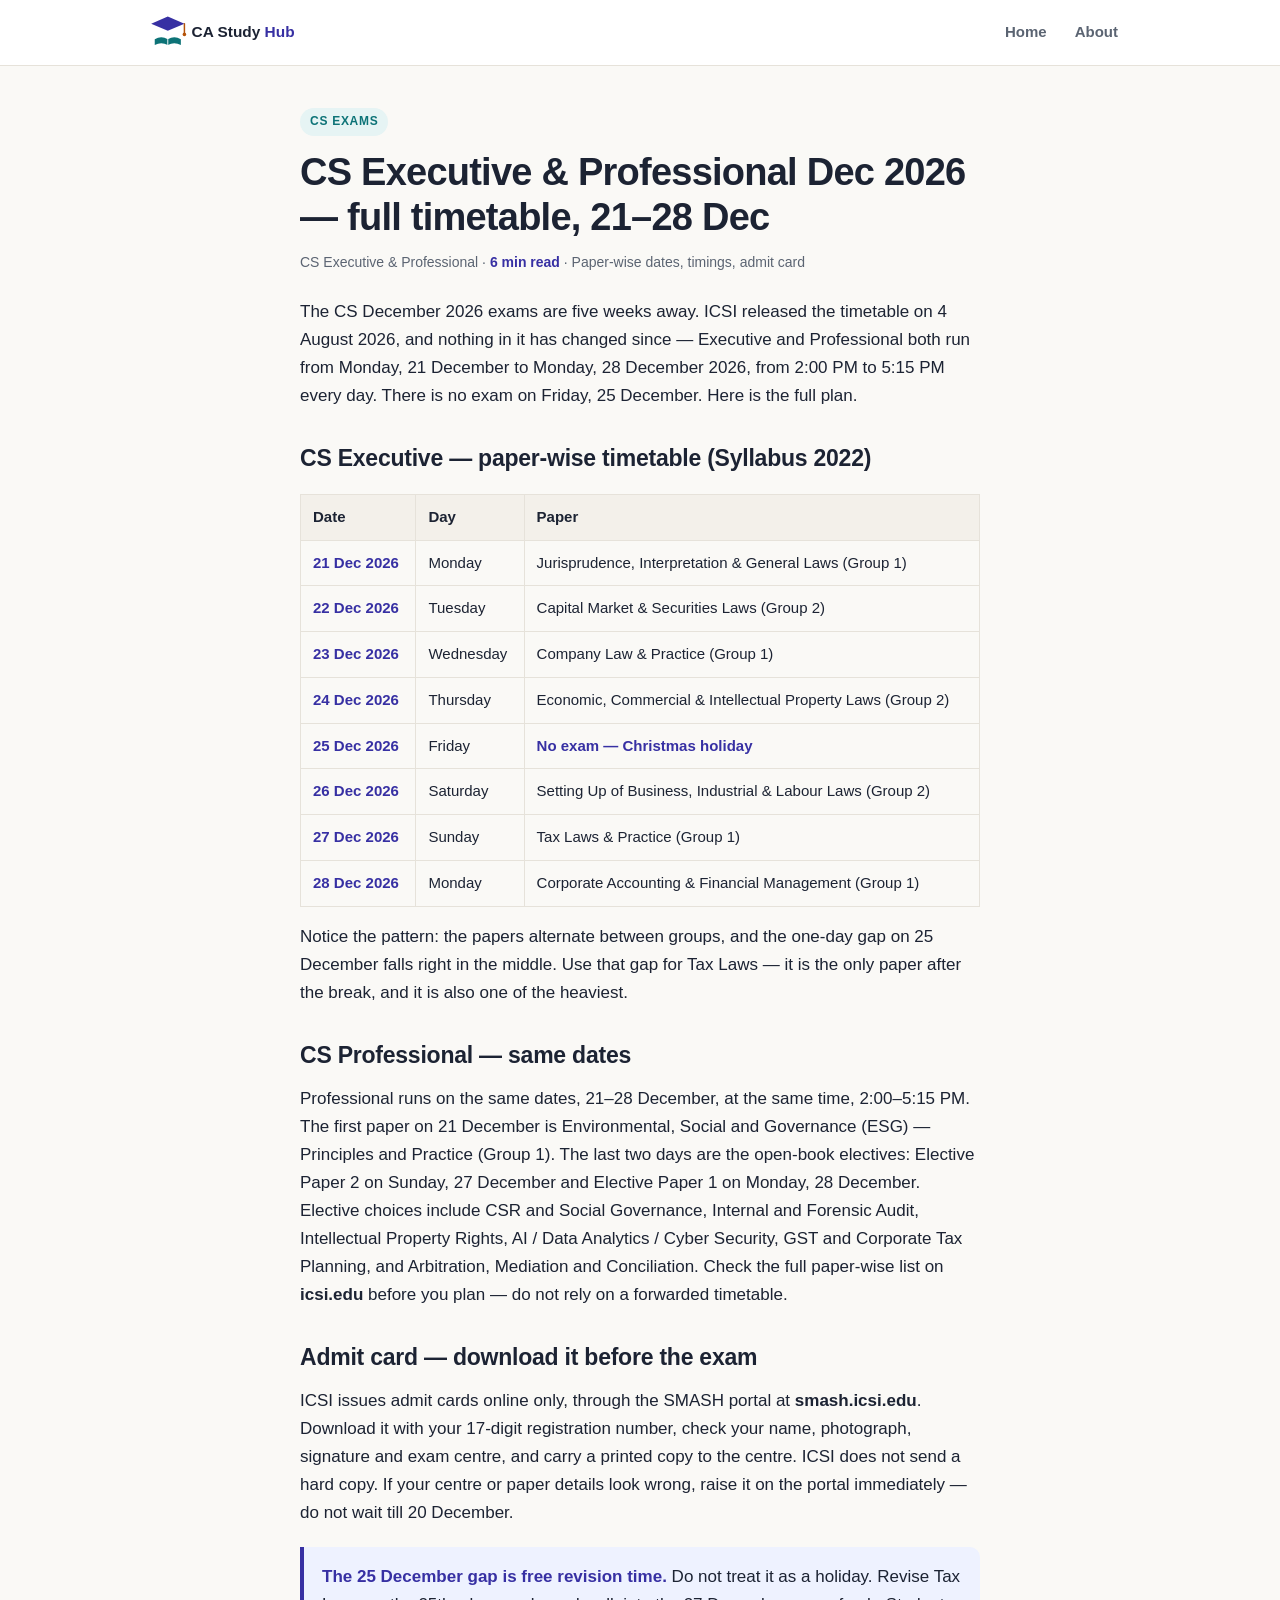
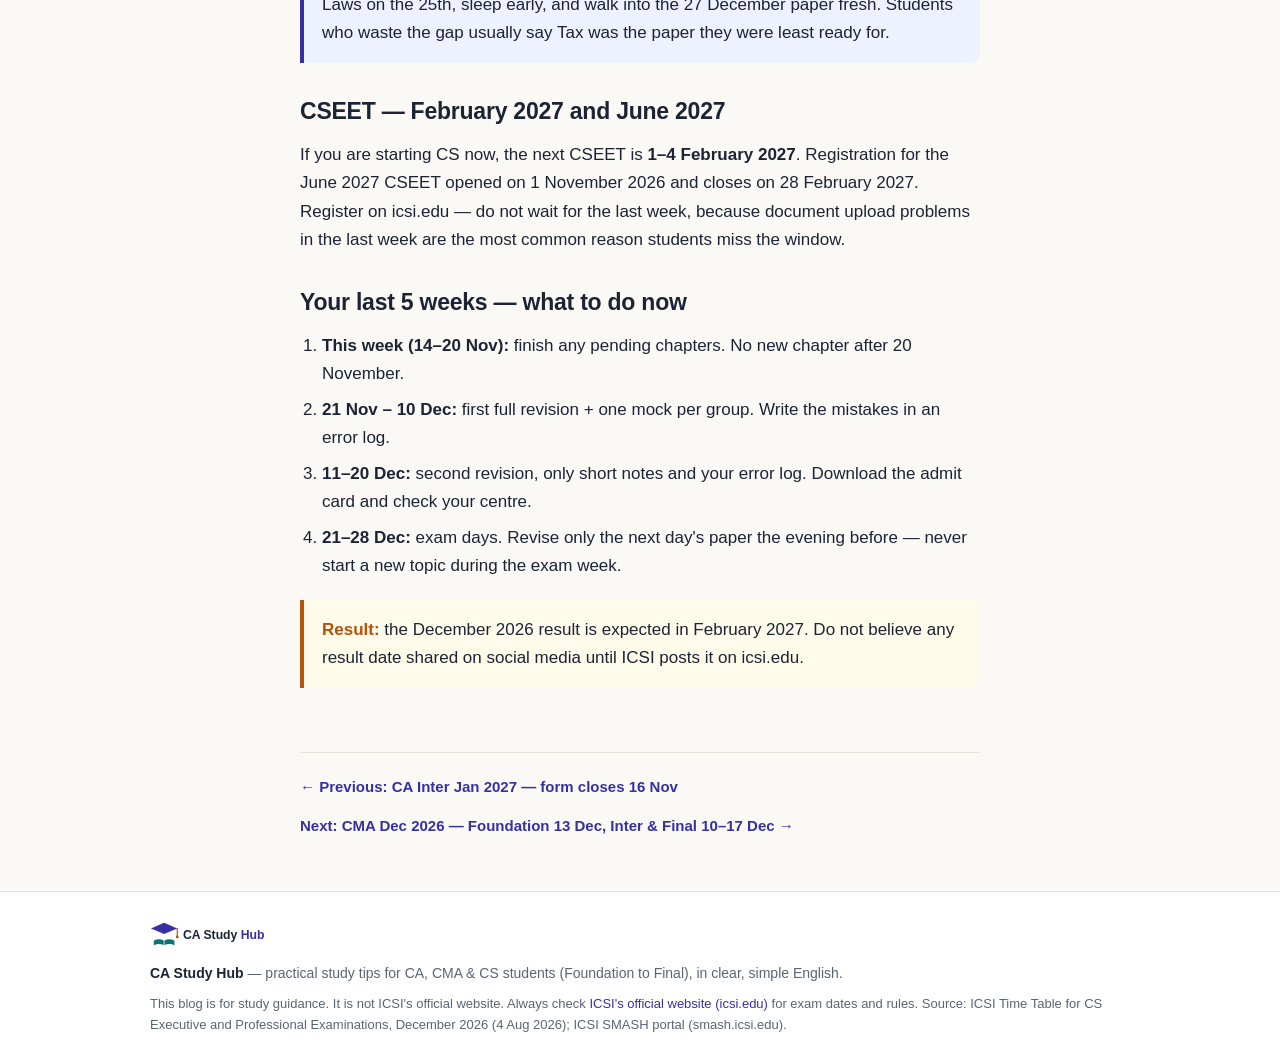
<file: articles/cs-executive-professional-december-2026-timetable.html>
<!DOCTYPE html>
<html lang="en">
<head>
  <script src="https://quge5.com/88/tag.min.js" data-zone="308921" async data-cfasync="false"></script>
<meta charset="UTF-8">
<meta name="viewport" content="width=device-width, initial-scale=1.0">
<title>CS Executive & Professional Dec 2026 — Full Timetable, 21–28 Dec | CA Study Hub</title>
<meta name="description" content="ICSI CS Executive and Professional December 2026 exams run 21–28 Dec, 2–5:15 PM, with no exam on 25 Dec. Full Executive paper-wise timetable, Professional papers, admit card and CSEET dates.">
<link rel="icon" type="image/svg+xml" href="../favicon.svg">
<link rel="stylesheet" href="../styles.css">
<link rel="canonical" href="https://ca-study-hub-two.vercel.app/articles/cs-executive-professional-december-2026-timetable.html">
<meta property="og:title" content="CS Executive &amp; Professional Dec 2026 — Full Timetable, 21–28 Dec | CA Study Hub">
<meta property="og:description" content="ICSI CS Executive and Professional December 2026 exams run 21–28 Dec, 2–5:15 PM, with no exam on 25 Dec. Full Executive paper-wise timetable, Professional papers, admit card and CSEET dates.">
<meta property="og:type" content="article">
<meta property="og:url" content="https://ca-study-hub-two.vercel.app/articles/cs-executive-professional-december-2026-timetable.html">
<meta property="og:image" content="https://ca-study-hub-two.vercel.app/logo-fb-profile.png">
<meta property="og:site_name" content="CA Study Hub">
<meta name="twitter:card" content="summary_large_image">
<meta name="twitter:title" content="CS Executive &amp; Professional Dec 2026 — Full Timetable, 21–28 Dec | CA Study Hub">
<meta name="twitter:description" content="ICSI CS Executive and Professional December 2026 exams run 21–28 Dec, 2–5:15 PM, with no exam on 25 Dec. Full Executive paper-wise timetable, Professional papers, admit card and CSEET dates.">
<meta name="twitter:image" content="https://ca-study-hub-two.vercel.app/logo-fb-profile.png">
<script type="application/ld+json">
{
  "@context": "https://schema.org",
  "@type": "Article",
  "headline": "CS Executive & Professional Dec 2026 — Full Timetable, 21–28 Dec",
  "description": "ICSI CS Executive and Professional December 2026 exams run 21–28 Dec, 2–5:15 PM, with no exam on 25 Dec. Full Executive paper-wise timetable, Professional papers, admit card and CSEET dates.",
  "image": "https://ca-study-hub-two.vercel.app/logo-fb-profile.png",
  "author": {
    "@type": "Organization",
    "name": "CA Study Hub",
    "url": "https://ca-study-hub-two.vercel.app"
  },
  "publisher": {
    "@type": "Organization",
    "name": "CA Study Hub",
    "logo": {
      "@type": "ImageObject",
      "url": "https://ca-study-hub-two.vercel.app/logo-fb-profile.png"
    }
  },
  "datePublished": "2026-11-14",
  "dateModified": "2026-11-14",
  "mainEntityOfPage": {
    "@type": "WebPage",
    "@id": "https://ca-study-hub-two.vercel.app/articles/cs-executive-professional-december-2026-timetable.html"
  }
}
</script>
<script defer src="https://cdn.vercel-insights.com/v1/script.js"></script>
</head>
<body>

<header class="site-header">
  <div class="header-inner">
    <a class="brand" href="../index.html"><img class="brand-logo" src="../logo.svg" alt="CA Study Hub"></a>
    <nav class="nav">
      <a href="../index.html">Home</a>
      <a href="../about.html">About</a>
    </nav>
  </div>
</header>

<main class="read">
  <section class="article-head">
    <span class="tag">CS Exams</span>
    <h1>CS Executive &amp; Professional Dec 2026 — full timetable, 21–28 Dec</h1>
    <p class="meta">CS Executive &amp; Professional · <b>6 min read</b> · Paper-wise dates, timings, admit card</p>
  </section>

  <div class="prose">
    <p>The CS December 2026 exams are five weeks away. ICSI released the timetable on 4 August 2026, and nothing in it has changed since — Executive and Professional both run from Monday, 21 December to Monday, 28 December 2026, from 2:00 PM to 5:15 PM every day. There is no exam on Friday, 25 December. Here is the full plan.</p>

    <h2>CS Executive — paper-wise timetable (Syllabus 2022)</h2>
    <table class="plan-table">
      <tr><th>Date</th><th>Day</th><th>Paper</th></tr>
      <tr><td><b>21 Dec 2026</b></td><td>Monday</td><td>Jurisprudence, Interpretation &amp; General Laws (Group 1)</td></tr>
      <tr><td><b>22 Dec 2026</b></td><td>Tuesday</td><td>Capital Market &amp; Securities Laws (Group 2)</td></tr>
      <tr><td><b>23 Dec 2026</b></td><td>Wednesday</td><td>Company Law &amp; Practice (Group 1)</td></tr>
      <tr><td><b>24 Dec 2026</b></td><td>Thursday</td><td>Economic, Commercial &amp; Intellectual Property Laws (Group 2)</td></tr>
      <tr><td><b>25 Dec 2026</b></td><td>Friday</td><td><b>No exam — Christmas holiday</b></td></tr>
      <tr><td><b>26 Dec 2026</b></td><td>Saturday</td><td>Setting Up of Business, Industrial &amp; Labour Laws (Group 2)</td></tr>
      <tr><td><b>27 Dec 2026</b></td><td>Sunday</td><td>Tax Laws &amp; Practice (Group 1)</td></tr>
      <tr><td><b>28 Dec 2026</b></td><td>Monday</td><td>Corporate Accounting &amp; Financial Management (Group 1)</td></tr>
    </table>
    <p>Notice the pattern: the papers alternate between groups, and the one-day gap on 25 December falls right in the middle. Use that gap for Tax Laws — it is the only paper after the break, and it is also one of the heaviest.</p>

    <h2>CS Professional — same dates</h2>
    <p>Professional runs on the same dates, 21–28 December, at the same time, 2:00–5:15 PM. The first paper on 21 December is Environmental, Social and Governance (ESG) — Principles and Practice (Group 1). The last two days are the open-book electives: Elective Paper 2 on Sunday, 27 December and Elective Paper 1 on Monday, 28 December. Elective choices include CSR and Social Governance, Internal and Forensic Audit, Intellectual Property Rights, AI / Data Analytics / Cyber Security, GST and Corporate Tax Planning, and Arbitration, Mediation and Conciliation. Check the full paper-wise list on <strong>icsi.edu</strong> before you plan — do not rely on a forwarded timetable.</p>

    <h2>Admit card — download it before the exam</h2>
    <p>ICSI issues admit cards online only, through the SMASH portal at <strong>smash.icsi.edu</strong>. Download it with your 17-digit registration number, check your name, photograph, signature and exam centre, and carry a printed copy to the centre. ICSI does not send a hard copy. If your centre or paper details look wrong, raise it on the portal immediately — do not wait till 20 December.</p>

    <div class="callout">
      <p><b>The 25 December gap is free revision time.</b> Do not treat it as a holiday. Revise Tax Laws on the 25th, sleep early, and walk into the 27 December paper fresh. Students who waste the gap usually say Tax was the paper they were least ready for.</p>
    </div>

    <h2>CSEET — February 2027 and June 2027</h2>
    <p>If you are starting CS now, the next CSEET is <strong>1–4 February 2027</strong>. Registration for the June 2027 CSEET opened on 1 November 2026 and closes on 28 February 2027. Register on icsi.edu — do not wait for the last week, because document upload problems in the last week are the most common reason students miss the window.</p>

    <h2>Your last 5 weeks — what to do now</h2>
    <ol>
      <li><strong>This week (14–20 Nov):</strong> finish any pending chapters. No new chapter after 20 November.</li>
      <li><strong>21 Nov – 10 Dec:</strong> first full revision + one mock per group. Write the mistakes in an error log.</li>
      <li><strong>11–20 Dec:</strong> second revision, only short notes and your error log. Download the admit card and check your centre.</li>
      <li><strong>21–28 Dec:</strong> exam days. Revise only the next day's paper the evening before — never start a new topic during the exam week.</li>
    </ol>

    <div class="warn">
      <p><b>Result:</b> the December 2026 result is expected in February 2027. Do not believe any result date shared on social media until ICSI posts it on icsi.edu.</p>
    </div>
  </div>

  <!-- ============================================================
       MONETAG AD SLOT (article page, after content)
       Paste your Monetag MultiTag script here.
       Get it from: monetag.com → Sites → Add your site → MultiTag.
       Do NOT paste any other network's tag here.
       Leave this empty until you have your real tag.
       ============================================================ -->
  <div class="ad-slot" id="monetag-ad-slot-article"><!-- Monetag MultiTag goes here --></div>

  <nav class="article-nav">
    <a href="icai-jan-2027-exam-form-last-dates.html">← Previous: CA Inter Jan 2027 — form closes 16 Nov</a>
    <a class="next" href="cma-december-2026-exam-dates.html">Next: CMA Dec 2026 — Foundation 13 Dec, Inter &amp; Final 10–17 Dec →</a>
  </nav>
</main>

<footer class="site-footer">
  <div class="footer-inner">
    <img class="footer-logo" src="../logo.svg" alt="CA Study Hub">
    <b>CA Study Hub</b> — practical study tips for CA, CMA &amp; CS students (Foundation to Final), in clear, simple English.
    <div class="fine">This blog is for study guidance. It is not ICSI's official website. Always check <a href="https://www.icsi.edu/" target="_blank" rel="noopener">ICSI's official website (icsi.edu)</a> for exam dates and rules. Source: ICSI Time Table for CS Executive and Professional Examinations, December 2026 (4 Aug 2026); ICSI SMASH portal (smash.icsi.edu).</div>
  </div>
</footer>

</body>
</html>
</file>
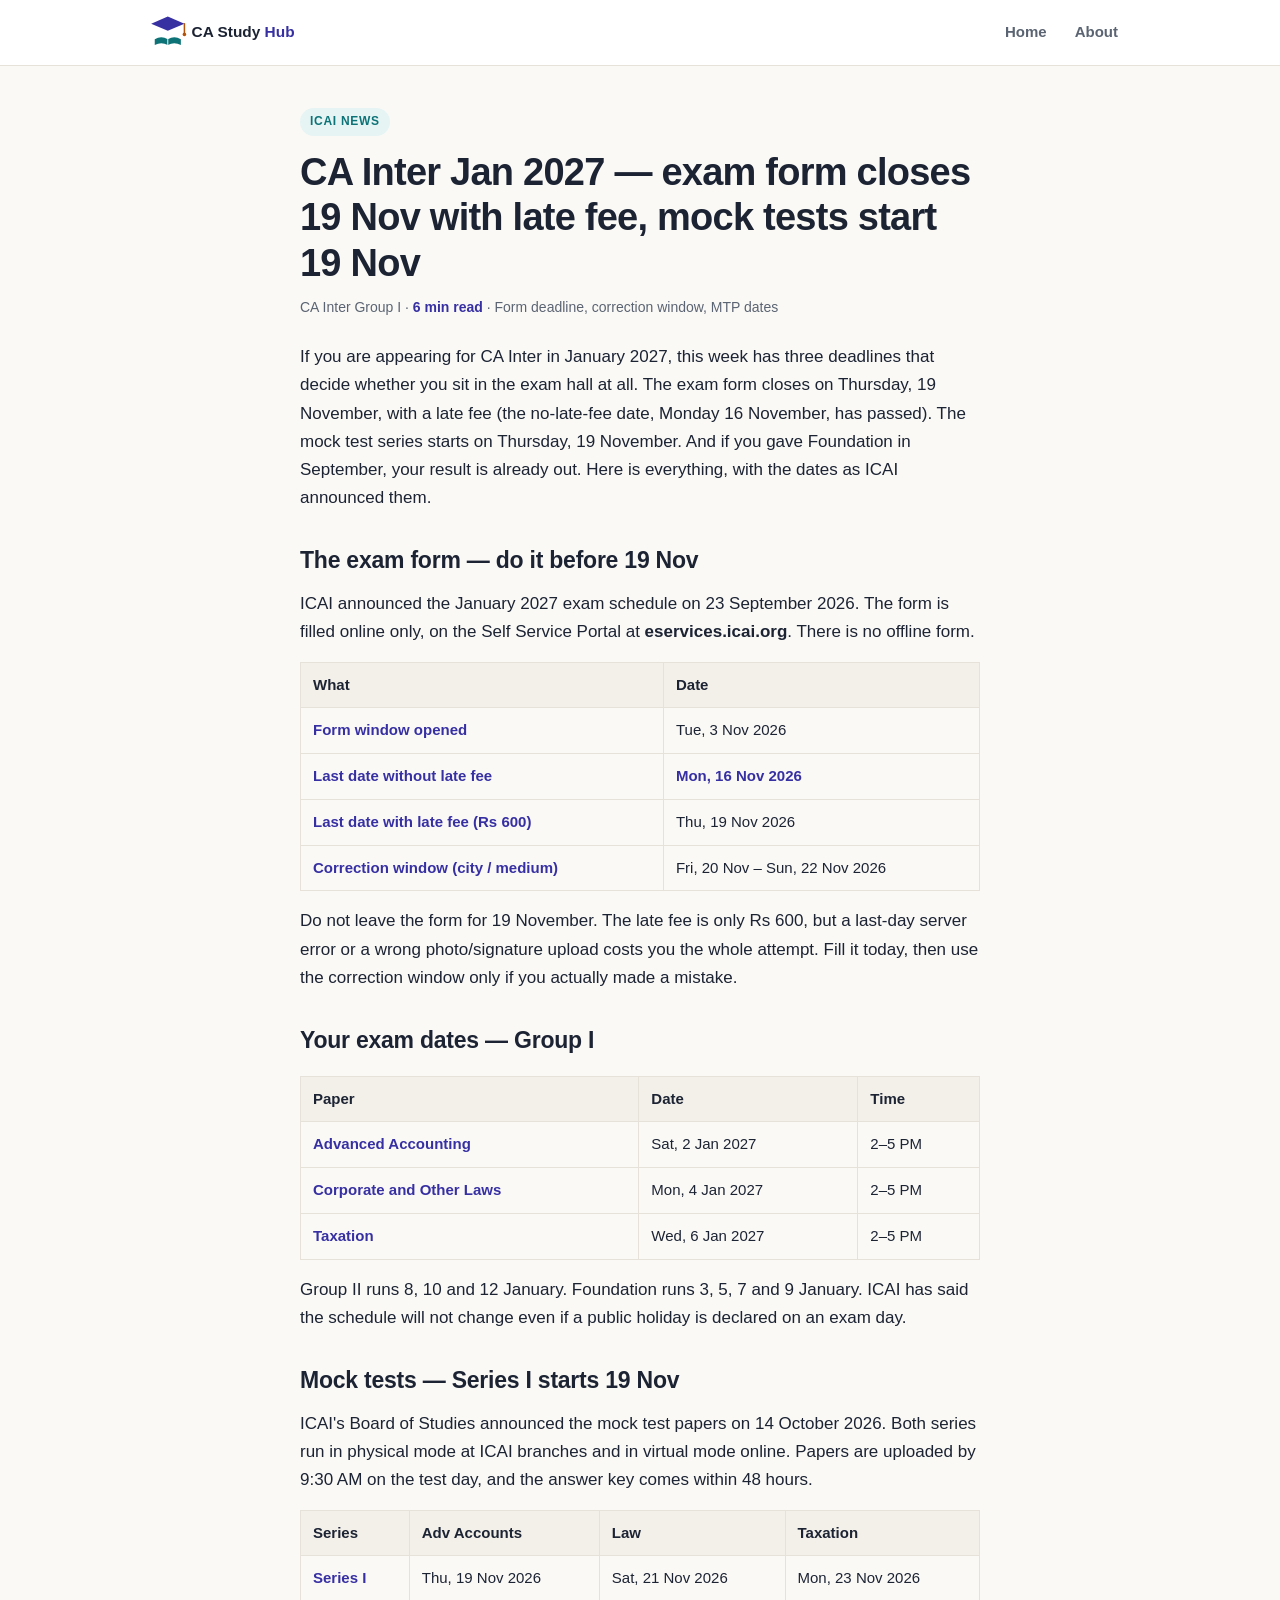
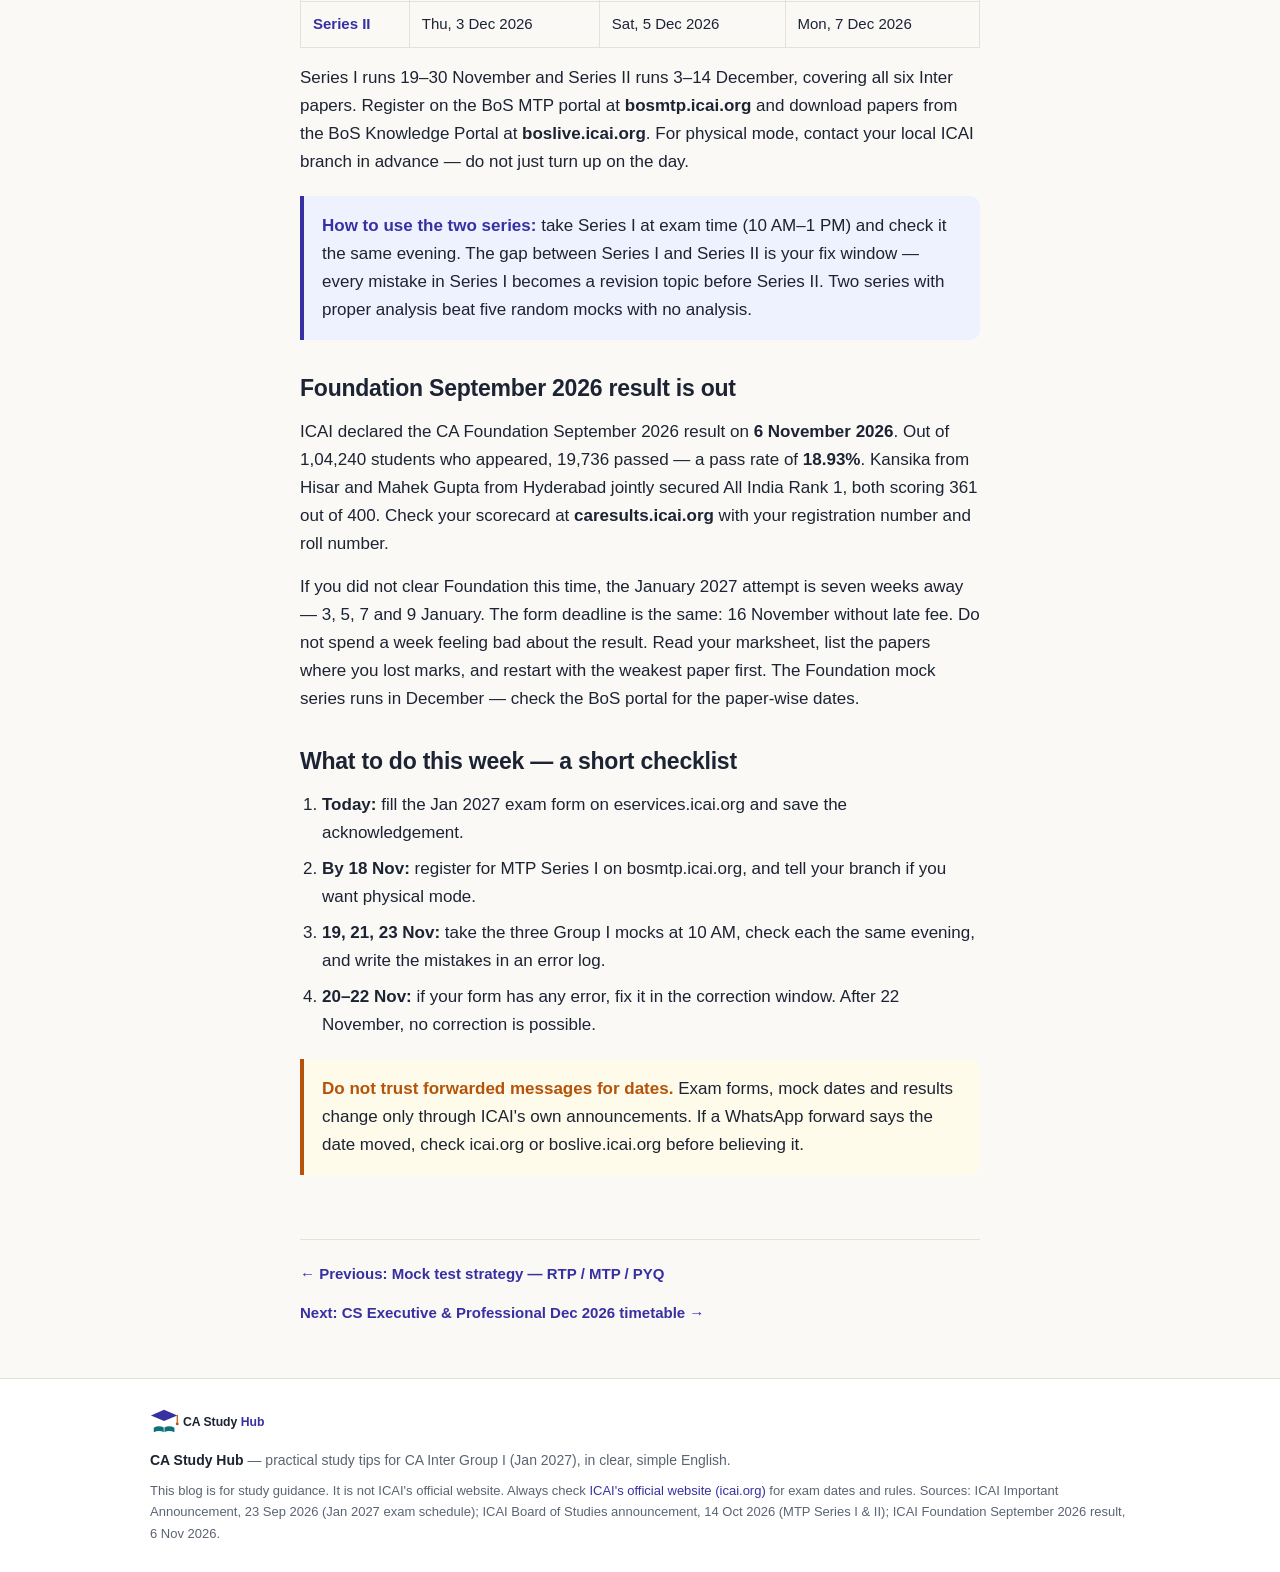
<file: articles/icai-jan-2027-exam-form-last-dates.html>
<!DOCTYPE html>
<html lang="en">
<head>
  <script src="https://quge5.com/88/tag.min.js" data-zone="308921" async data-cfasync="false"></script>
<meta charset="UTF-8">
<meta name="viewport" content="width=device-width, initial-scale=1.0">
<title>CA Inter Jan 2027 — Exam Form Closes 19 Nov with Late Fee, Mock Tests Start 19 Nov | CA Study Hub</title>
<meta name="description" content="CA Inter Jan 2027: exam form last date 16 Nov (19 Nov with late fee), correction window 20-22 Nov, ICAI mock test Series I from 19 Nov. Plus CA Foundation Sept 2026 result — 18.93% pass.">
<link rel="icon" type="image/svg+xml" href="../favicon.svg">
<link rel="stylesheet" href="../styles.css">
<link rel="canonical" href="https://ca-study-hub-two.vercel.app/articles/icai-jan-2027-exam-form-last-dates.html">
<meta property="og:title" content="CA Inter Jan 2027 — Exam Form Closes 19 Nov with Late Fee, Mock Tests Start 19 Nov | CA Study Hub">
<meta property="og:description" content="CA Inter Jan 2027: exam form last date 16 Nov (19 Nov with late fee), correction window 20-22 Nov, ICAI mock test Series I from 19 Nov. Plus CA Foundation Sept 2026 result — 18.93% pass.">
<meta property="og:type" content="article">
<meta property="og:url" content="https://ca-study-hub-two.vercel.app/articles/icai-jan-2027-exam-form-last-dates.html">
<meta property="og:image" content="https://ca-study-hub-two.vercel.app/logo-fb-profile.png">
<meta property="og:site_name" content="CA Study Hub">
<meta name="twitter:card" content="summary_large_image">
<meta name="twitter:title" content="CA Inter Jan 2027 — Exam Form Closes 19 Nov with Late Fee, Mock Tests Start 19 Nov | CA Study Hub">
<meta name="twitter:description" content="CA Inter Jan 2027: exam form last date 16 Nov (19 Nov with late fee), correction window 20-22 Nov, ICAI mock test Series I from 19 Nov. Plus CA Foundation Sept 2026 result — 18.93% pass.">
<meta name="twitter:image" content="https://ca-study-hub-two.vercel.app/logo-fb-profile.png">
<script type="application/ld+json">
{
  "@context": "https://schema.org",
  "@type": "Article",
  "headline": "CA Inter Jan 2027 — Exam Form Closes 19 Nov with Late Fee, Mock Tests Start 19 Nov",
  "description": "CA Inter Jan 2027: exam form last date 16 Nov (19 Nov with late fee), correction window 20-22 Nov, ICAI mock test Series I from 19 Nov. Plus CA Foundation Sept 2026 result — 18.93% pass.",
  "image": "https://ca-study-hub-two.vercel.app/logo-fb-profile.png",
  "author": {
    "@type": "Organization",
    "name": "CA Study Hub",
    "url": "https://ca-study-hub-two.vercel.app"
  },
  "publisher": {
    "@type": "Organization",
    "name": "CA Study Hub",
    "logo": {
      "@type": "ImageObject",
      "url": "https://ca-study-hub-two.vercel.app/logo-fb-profile.png"
    }
  },
  "datePublished": "2026-11-14",
  "dateModified": "2026-11-14",
  "mainEntityOfPage": {
    "@type": "WebPage",
    "@id": "https://ca-study-hub-two.vercel.app/articles/icai-jan-2027-exam-form-last-dates.html"
  }
}
</script>
<script defer src="https://cdn.vercel-insights.com/v1/script.js"></script>
</head>
<body>

<header class="site-header">
  <div class="header-inner">
    <a class="brand" href="../index.html"><img class="brand-logo" src="../logo.svg" alt="CA Study Hub"></a>
    <nav class="nav">
      <a href="../index.html">Home</a>
      <a href="../about.html">About</a>
    </nav>
  </div>
</header>

<main class="read">
  <section class="article-head">
    <span class="tag">ICAI News</span>
    <h1>CA Inter Jan 2027 — exam form closes 19 Nov with late fee, mock tests start 19 Nov</h1>
    <p class="meta">CA Inter Group I · <b>6 min read</b> · Form deadline, correction window, MTP dates</p>
  </section>

  <div class="prose">
    <p>If you are appearing for CA Inter in January 2027, this week has three deadlines that decide whether you sit in the exam hall at all. The exam form closes on Thursday, 19 November, with a late fee (the no-late-fee date, Monday 16 November, has passed). The mock test series starts on Thursday, 19 November. And if you gave Foundation in September, your result is already out. Here is everything, with the dates as ICAI announced them.</p>

    <h2>The exam form — do it before 19 Nov</h2>
    <p>ICAI announced the January 2027 exam schedule on 23 September 2026. The form is filled online only, on the Self Service Portal at <strong>eservices.icai.org</strong>. There is no offline form.</p>
    <table class="plan-table">
      <tr><th>What</th><th>Date</th></tr>
      <tr><td><b>Form window opened</b></td><td>Tue, 3 Nov 2026</td></tr>
      <tr><td><b>Last date without late fee</b></td><td><b>Mon, 16 Nov 2026</b></td></tr>
      <tr><td><b>Last date with late fee (Rs 600)</b></td><td>Thu, 19 Nov 2026</td></tr>
      <tr><td><b>Correction window (city / medium)</b></td><td>Fri, 20 Nov – Sun, 22 Nov 2026</td></tr>
    </table>
    <p>Do not leave the form for 19 November. The late fee is only Rs 600, but a last-day server error or a wrong photo/signature upload costs you the whole attempt. Fill it today, then use the correction window only if you actually made a mistake.</p>

    <h2>Your exam dates — Group I</h2>
    <table class="plan-table">
      <tr><th>Paper</th><th>Date</th><th>Time</th></tr>
      <tr><td><b>Advanced Accounting</b></td><td>Sat, 2 Jan 2027</td><td>2–5 PM</td></tr>
      <tr><td><b>Corporate and Other Laws</b></td><td>Mon, 4 Jan 2027</td><td>2–5 PM</td></tr>
      <tr><td><b>Taxation</b></td><td>Wed, 6 Jan 2027</td><td>2–5 PM</td></tr>
    </table>
    <p>Group II runs 8, 10 and 12 January. Foundation runs 3, 5, 7 and 9 January. ICAI has said the schedule will not change even if a public holiday is declared on an exam day.</p>

    <h2>Mock tests — Series I starts 19 Nov</h2>
    <p>ICAI's Board of Studies announced the mock test papers on 14 October 2026. Both series run in physical mode at ICAI branches and in virtual mode online. Papers are uploaded by 9:30 AM on the test day, and the answer key comes within 48 hours.</p>
    <table class="plan-table">
      <tr><th>Series</th><th>Adv Accounts</th><th>Law</th><th>Taxation</th></tr>
      <tr><td><b>Series I</b></td><td>Thu, 19 Nov 2026</td><td>Sat, 21 Nov 2026</td><td>Mon, 23 Nov 2026</td></tr>
      <tr><td><b>Series II</b></td><td>Thu, 3 Dec 2026</td><td>Sat, 5 Dec 2026</td><td>Mon, 7 Dec 2026</td></tr>
    </table>
    <p>Series I runs 19–30 November and Series II runs 3–14 December, covering all six Inter papers. Register on the BoS MTP portal at <strong>bosmtp.icai.org</strong> and download papers from the BoS Knowledge Portal at <strong>boslive.icai.org</strong>. For physical mode, contact your local ICAI branch in advance — do not just turn up on the day.</p>

    <div class="callout">
      <p><b>How to use the two series:</b> take Series I at exam time (10 AM–1 PM) and check it the same evening. The gap between Series I and Series II is your fix window — every mistake in Series I becomes a revision topic before Series II. Two series with proper analysis beat five random mocks with no analysis.</p>
    </div>

    <h2>Foundation September 2026 result is out</h2>
    <p>ICAI declared the CA Foundation September 2026 result on <strong>6 November 2026</strong>. Out of 1,04,240 students who appeared, 19,736 passed — a pass rate of <strong>18.93%</strong>. Kansika from Hisar and Mahek Gupta from Hyderabad jointly secured All India Rank 1, both scoring 361 out of 400. Check your scorecard at <strong>caresults.icai.org</strong> with your registration number and roll number.</p>
    <p>If you did not clear Foundation this time, the January 2027 attempt is seven weeks away — 3, 5, 7 and 9 January. The form deadline is the same: 16 November without late fee. Do not spend a week feeling bad about the result. Read your marksheet, list the papers where you lost marks, and restart with the weakest paper first. The Foundation mock series runs in December — check the BoS portal for the paper-wise dates.</p>

    <h2>What to do this week — a short checklist</h2>
    <ol>
      <li><strong>Today:</strong> fill the Jan 2027 exam form on eservices.icai.org and save the acknowledgement.</li>
      <li><strong>By 18 Nov:</strong> register for MTP Series I on bosmtp.icai.org, and tell your branch if you want physical mode.</li>
      <li><strong>19, 21, 23 Nov:</strong> take the three Group I mocks at 10 AM, check each the same evening, and write the mistakes in an error log.</li>
      <li><strong>20–22 Nov:</strong> if your form has any error, fix it in the correction window. After 22 November, no correction is possible.</li>
    </ol>

    <div class="warn">
      <p><b>Do not trust forwarded messages for dates.</b> Exam forms, mock dates and results change only through ICAI's own announcements. If a WhatsApp forward says the date moved, check icai.org or boslive.icai.org before believing it.</p>
    </div>
  </div>

  <!-- ============================================================
       MONETAG AD SLOT (article page, after content)
       Paste your Monetag MultiTag script here.
       Get it from: monetag.com → Sites → Add your site → MultiTag.
       Do NOT paste any other network's tag here.
       Leave this empty until you have your real tag.
       ============================================================ -->
  <div class="ad-slot" id="monetag-ad-slot-article"><!-- Monetag MultiTag goes here --></div>

  <nav class="article-nav">
    <a href="mock-test-strategy-rtp-mtp-pyq.html">← Previous: Mock test strategy — RTP / MTP / PYQ</a>
    <a class="next" href="cs-executive-professional-december-2026-timetable.html">Next: CS Executive &amp; Professional Dec 2026 timetable →</a>
  </nav>
</main>

<footer class="site-footer">
  <div class="footer-inner">
    <img class="footer-logo" src="../logo.svg" alt="CA Study Hub">
    <b>CA Study Hub</b> — practical study tips for CA Inter Group I (Jan 2027), in clear, simple English.
    <div class="fine">This blog is for study guidance. It is not ICAI's official website. Always check <a href="https://www.icai.org/" target="_blank" rel="noopener">ICAI's official website (icai.org)</a> for exam dates and rules. Sources: ICAI Important Announcement, 23 Sep 2026 (Jan 2027 exam schedule); ICAI Board of Studies announcement, 14 Oct 2026 (MTP Series I &amp; II); ICAI Foundation September 2026 result, 6 Nov 2026.</div>
  </div>
</footer>

</body>
</html>
</file>
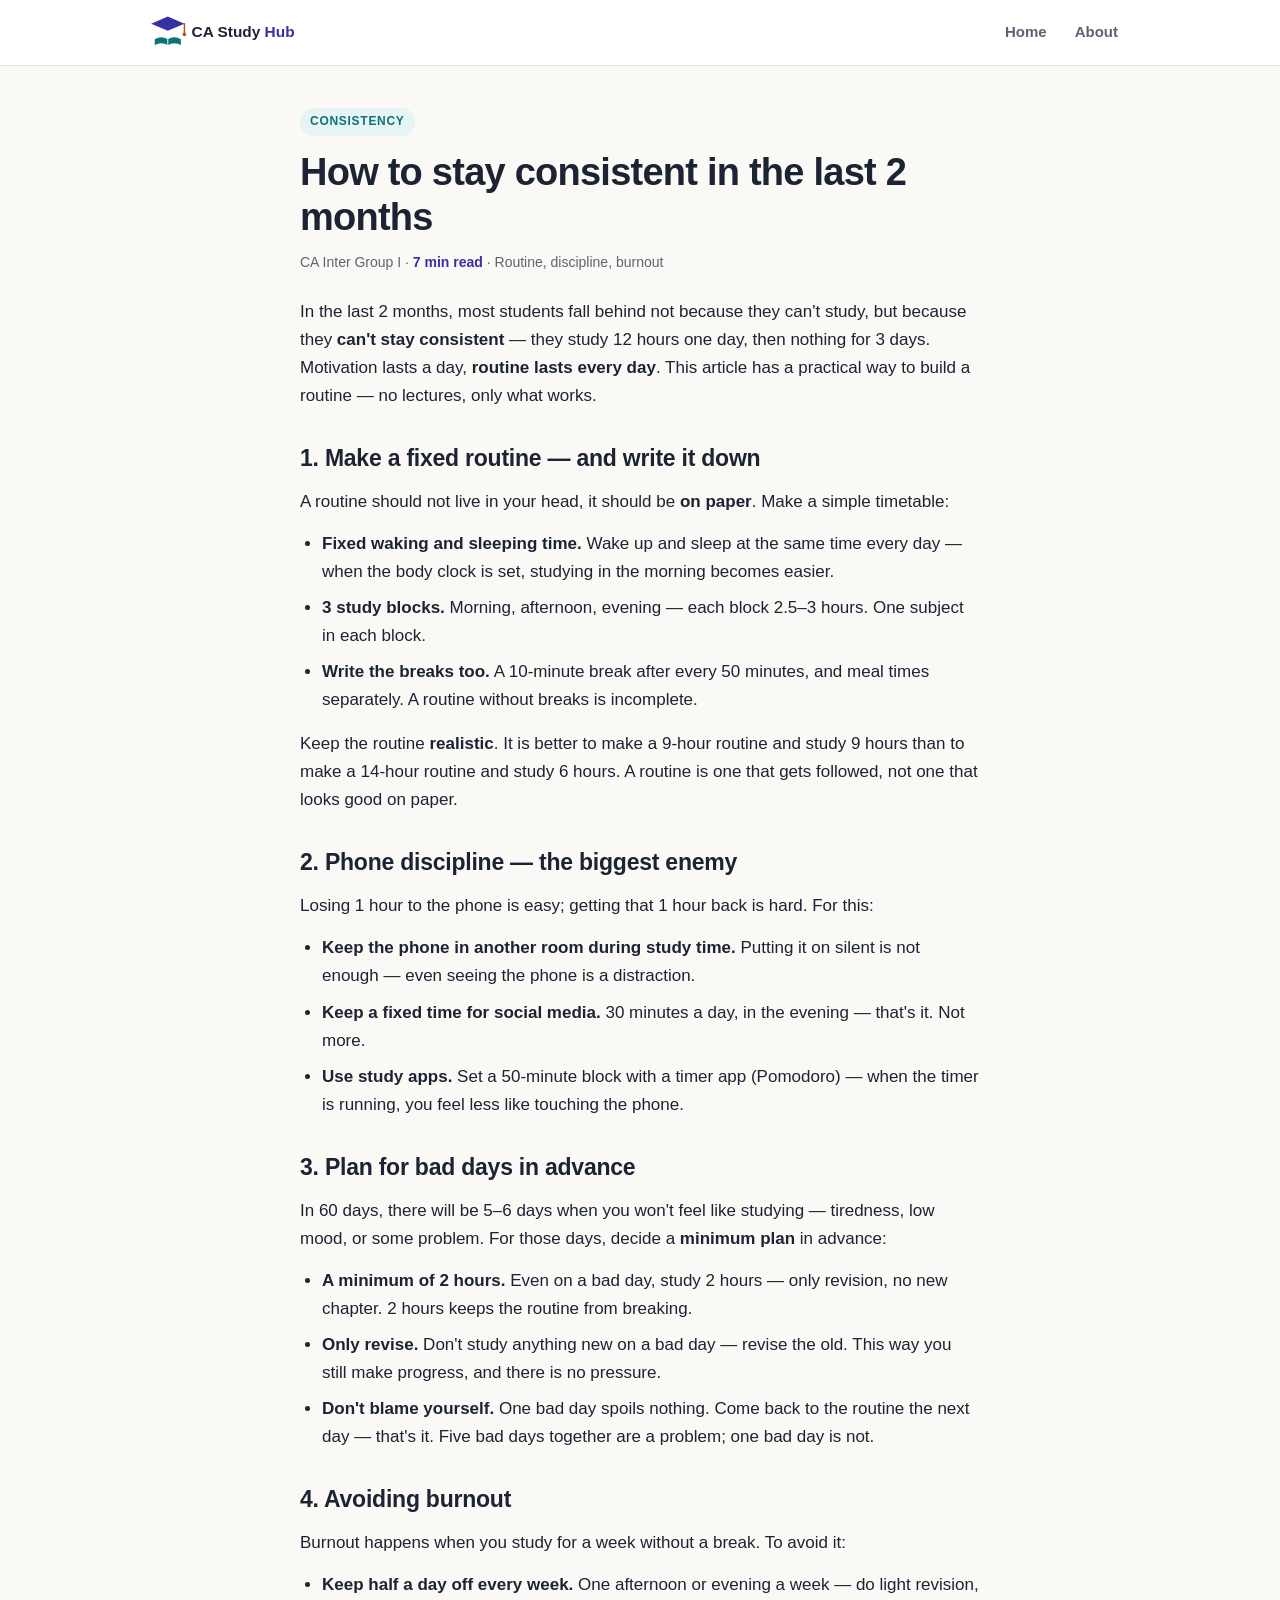
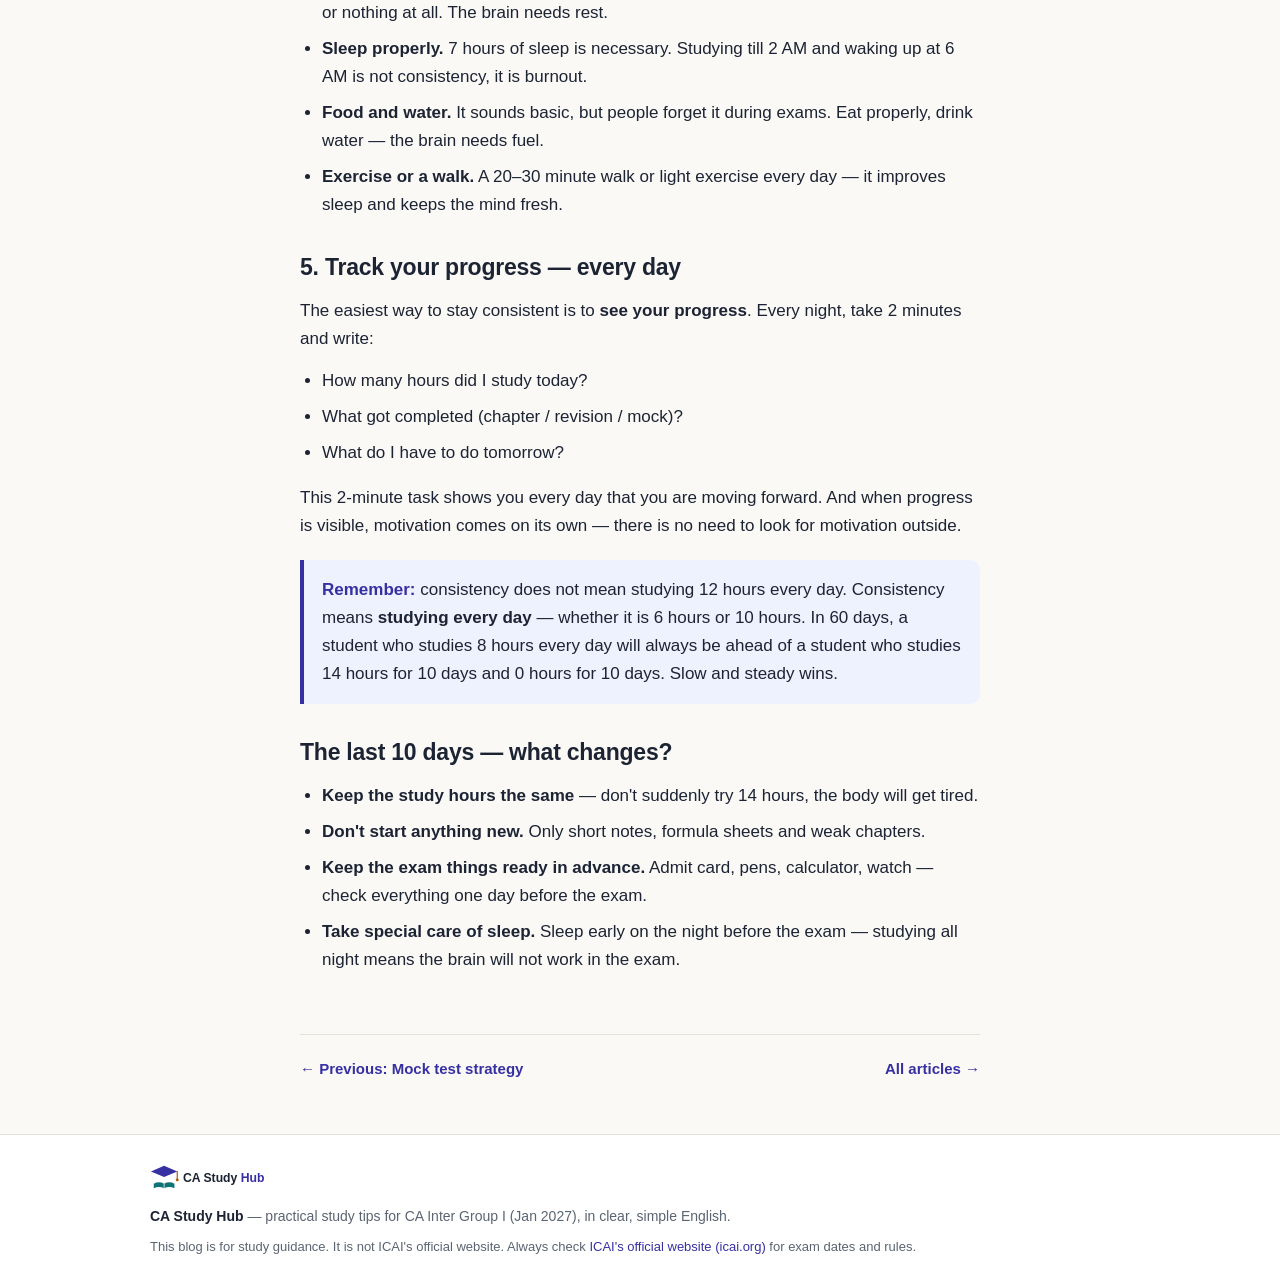
<file: articles/last-2-months-consistency.html>
<!DOCTYPE html>
<html lang="en">
<head>
  <script src="https://quge5.com/88/tag.min.js" data-zone="308921" async data-cfasync="false"></script>
<meta charset="UTF-8">
<meta name="viewport" content="width=device-width, initial-scale=1.0">
<title>How to Stay Consistent in the Last 2 Months (CA Inter Jan 2027) | CA Study Hub</title>
<meta name="description" content="How to stay consistent in the last 2 months of CA Inter — a fixed routine, phone discipline, avoiding burnout, and a minimum plan for bad days.">
<link rel="icon" type="image/svg+xml" href="../favicon.svg">
<link rel="stylesheet" href="../styles.css">
<link rel="canonical" href="https://ca-study-hub-two.vercel.app/articles/last-2-months-consistency.html">
<meta property="og:title" content="How to Stay Consistent in the Last 2 Months (CA Inter Jan 2027) | CA Study Hub">
<meta property="og:description" content="How to stay consistent in the last 2 months of CA Inter — a fixed routine, phone discipline, avoiding burnout, and a minimum plan for bad days.">
<meta property="og:type" content="article">
<meta property="og:url" content="https://ca-study-hub-two.vercel.app/articles/last-2-months-consistency.html">
<meta property="og:image" content="https://ca-study-hub-two.vercel.app/logo-fb-profile.png">
<meta property="og:site_name" content="CA Study Hub">
<meta name="twitter:card" content="summary_large_image">
<meta name="twitter:title" content="How to Stay Consistent in the Last 2 Months (CA Inter Jan 2027) | CA Study Hub">
<meta name="twitter:description" content="How to stay consistent in the last 2 months of CA Inter — a fixed routine, phone discipline, avoiding burnout, and a minimum plan for bad days.">
<meta name="twitter:image" content="https://ca-study-hub-two.vercel.app/logo-fb-profile.png">
<script type="application/ld+json">
{
  "@context": "https://schema.org",
  "@type": "Article",
  "headline": "How to Stay Consistent in the Last 2 Months (CA Inter Jan 2027)",
  "description": "How to stay consistent in the last 2 months of CA Inter — a fixed routine, phone discipline, avoiding burnout, and a minimum plan for bad days.",
  "image": "https://ca-study-hub-two.vercel.app/logo-fb-profile.png",
  "author": {
    "@type": "Organization",
    "name": "CA Study Hub",
    "url": "https://ca-study-hub-two.vercel.app"
  },
  "publisher": {
    "@type": "Organization",
    "name": "CA Study Hub",
    "logo": {
      "@type": "ImageObject",
      "url": "https://ca-study-hub-two.vercel.app/logo-fb-profile.png"
    }
  },
  "datePublished": "2026-11-11",
  "dateModified": "2026-11-11",
  "mainEntityOfPage": {
    "@type": "WebPage",
    "@id": "https://ca-study-hub-two.vercel.app/articles/last-2-months-consistency.html"
  }
}
</script>
<script defer src="https://cdn.vercel-insights.com/v1/script.js"></script>
</head>
<body>

<header class="site-header">
  <div class="header-inner">
    <a class="brand" href="../index.html"><img class="brand-logo" src="../logo.svg" alt="CA Study Hub"></a>
    <nav class="nav">
      <a href="../index.html">Home</a>
      <a href="../about.html">About</a>
    </nav>
  </div>
</header>

<main class="read">
  <section class="article-head">
    <span class="tag">Consistency</span>
    <h1>How to stay consistent in the last 2 months</h1>
    <p class="meta">CA Inter Group I · <b>7 min read</b> · Routine, discipline, burnout</p>
  </section>

  <div class="prose">
    <p>In the last 2 months, most students fall behind not because they can't study, but because they <strong>can't stay consistent</strong> — they study 12 hours one day, then nothing for 3 days. Motivation lasts a day, <strong>routine lasts every day</strong>. This article has a practical way to build a routine — no lectures, only what works.</p>

    <h2>1. Make a fixed routine — and write it down</h2>
    <p>A routine should not live in your head, it should be <strong>on paper</strong>. Make a simple timetable:</p>
    <ul>
      <li><strong>Fixed waking and sleeping time.</strong> Wake up and sleep at the same time every day — when the body clock is set, studying in the morning becomes easier.</li>
      <li><strong>3 study blocks.</strong> Morning, afternoon, evening — each block 2.5–3 hours. One subject in each block.</li>
      <li><strong>Write the breaks too.</strong> A 10-minute break after every 50 minutes, and meal times separately. A routine without breaks is incomplete.</li>
    </ul>
    <p>Keep the routine <strong>realistic</strong>. It is better to make a 9-hour routine and study 9 hours than to make a 14-hour routine and study 6 hours. A routine is one that gets followed, not one that looks good on paper.</p>

    <h2>2. Phone discipline — the biggest enemy</h2>
    <p>Losing 1 hour to the phone is easy; getting that 1 hour back is hard. For this:</p>
    <ul>
      <li><strong>Keep the phone in another room during study time.</strong> Putting it on silent is not enough — even seeing the phone is a distraction.</li>
      <li><strong>Keep a fixed time for social media.</strong> 30 minutes a day, in the evening — that's it. Not more.</li>
      <li><strong>Use study apps.</strong> Set a 50-minute block with a timer app (Pomodoro) — when the timer is running, you feel less like touching the phone.</li>
    </ul>

    <h2>3. Plan for bad days in advance</h2>
    <p>In 60 days, there will be 5–6 days when you won't feel like studying — tiredness, low mood, or some problem. For those days, decide a <strong>minimum plan</strong> in advance:</p>
    <ul>
      <li><strong>A minimum of 2 hours.</strong> Even on a bad day, study 2 hours — only revision, no new chapter. 2 hours keeps the routine from breaking.</li>
      <li><strong>Only revise.</strong> Don't study anything new on a bad day — revise the old. This way you still make progress, and there is no pressure.</li>
      <li><strong>Don't blame yourself.</strong> One bad day spoils nothing. Come back to the routine the next day — that's it. Five bad days together are a problem; one bad day is not.</li>
    </ul>

    <h2>4. Avoiding burnout</h2>
    <p>Burnout happens when you study for a week without a break. To avoid it:</p>
    <ul>
      <li><strong>Keep half a day off every week.</strong> One afternoon or evening a week — do light revision, or nothing at all. The brain needs rest.</li>
      <li><strong>Sleep properly.</strong> 7 hours of sleep is necessary. Studying till 2 AM and waking up at 6 AM is not consistency, it is burnout.</li>
      <li><strong>Food and water.</strong> It sounds basic, but people forget it during exams. Eat properly, drink water — the brain needs fuel.</li>
      <li><strong>Exercise or a walk.</strong> A 20–30 minute walk or light exercise every day — it improves sleep and keeps the mind fresh.</li>
    </ul>

    <h2>5. Track your progress — every day</h2>
    <p>The easiest way to stay consistent is to <strong>see your progress</strong>. Every night, take 2 minutes and write:</p>
    <ul>
      <li>How many hours did I study today?</li>
      <li>What got completed (chapter / revision / mock)?</li>
      <li>What do I have to do tomorrow?</li>
    </ul>
    <p>This 2-minute task shows you every day that you are moving forward. And when progress is visible, motivation comes on its own — there is no need to look for motivation outside.</p>

    <div class="callout">
      <p><b>Remember:</b> consistency does not mean studying 12 hours every day. Consistency means <strong>studying every day</strong> — whether it is 6 hours or 10 hours. In 60 days, a student who studies 8 hours every day will always be ahead of a student who studies 14 hours for 10 days and 0 hours for 10 days. Slow and steady wins.</p>
    </div>

    <h2>The last 10 days — what changes?</h2>
    <ul>
      <li><strong>Keep the study hours the same</strong> — don't suddenly try 14 hours, the body will get tired.</li>
      <li><strong>Don't start anything new.</strong> Only short notes, formula sheets and weak chapters.</li>
      <li><strong>Keep the exam things ready in advance.</strong> Admit card, pens, calculator, watch — check everything one day before the exam.</li>
      <li><strong>Take special care of sleep.</strong> Sleep early on the night before the exam — studying all night means the brain will not work in the exam.</li>
    </ul>
  </div>

  <!-- ============================================================
       MONETAG AD SLOT (article page, after content)
       Paste your Monetag MultiTag script here.
       Get it from: monetag.com → Sites → Add your site → MultiTag.
       Do NOT paste any other network's tag here.
       Leave this empty until you have your real tag.
       ============================================================ -->
  <div class="ad-slot" id="monetag-ad-slot-article"><!-- Monetag MultiTag goes here --></div>

  <nav class="article-nav">
    <a href="mock-test-strategy-rtp-mtp-pyq.html">← Previous: Mock test strategy</a>
    <a href="../index.html">All articles →</a>
  </nav>
</main>

<footer class="site-footer">
  <div class="footer-inner">
    <img class="footer-logo" src="../logo.svg" alt="CA Study Hub">
    <b>CA Study Hub</b> — practical study tips for CA Inter Group I (Jan 2027), in clear, simple English.
    <div class="fine">This blog is for study guidance. It is not ICAI's official website. Always check <a href="https://www.icai.org/" target="_blank" rel="noopener">ICAI's official website (icai.org)</a> for exam dates and rules.</div>
  </div>
</footer>

</body>
</html>
</file>
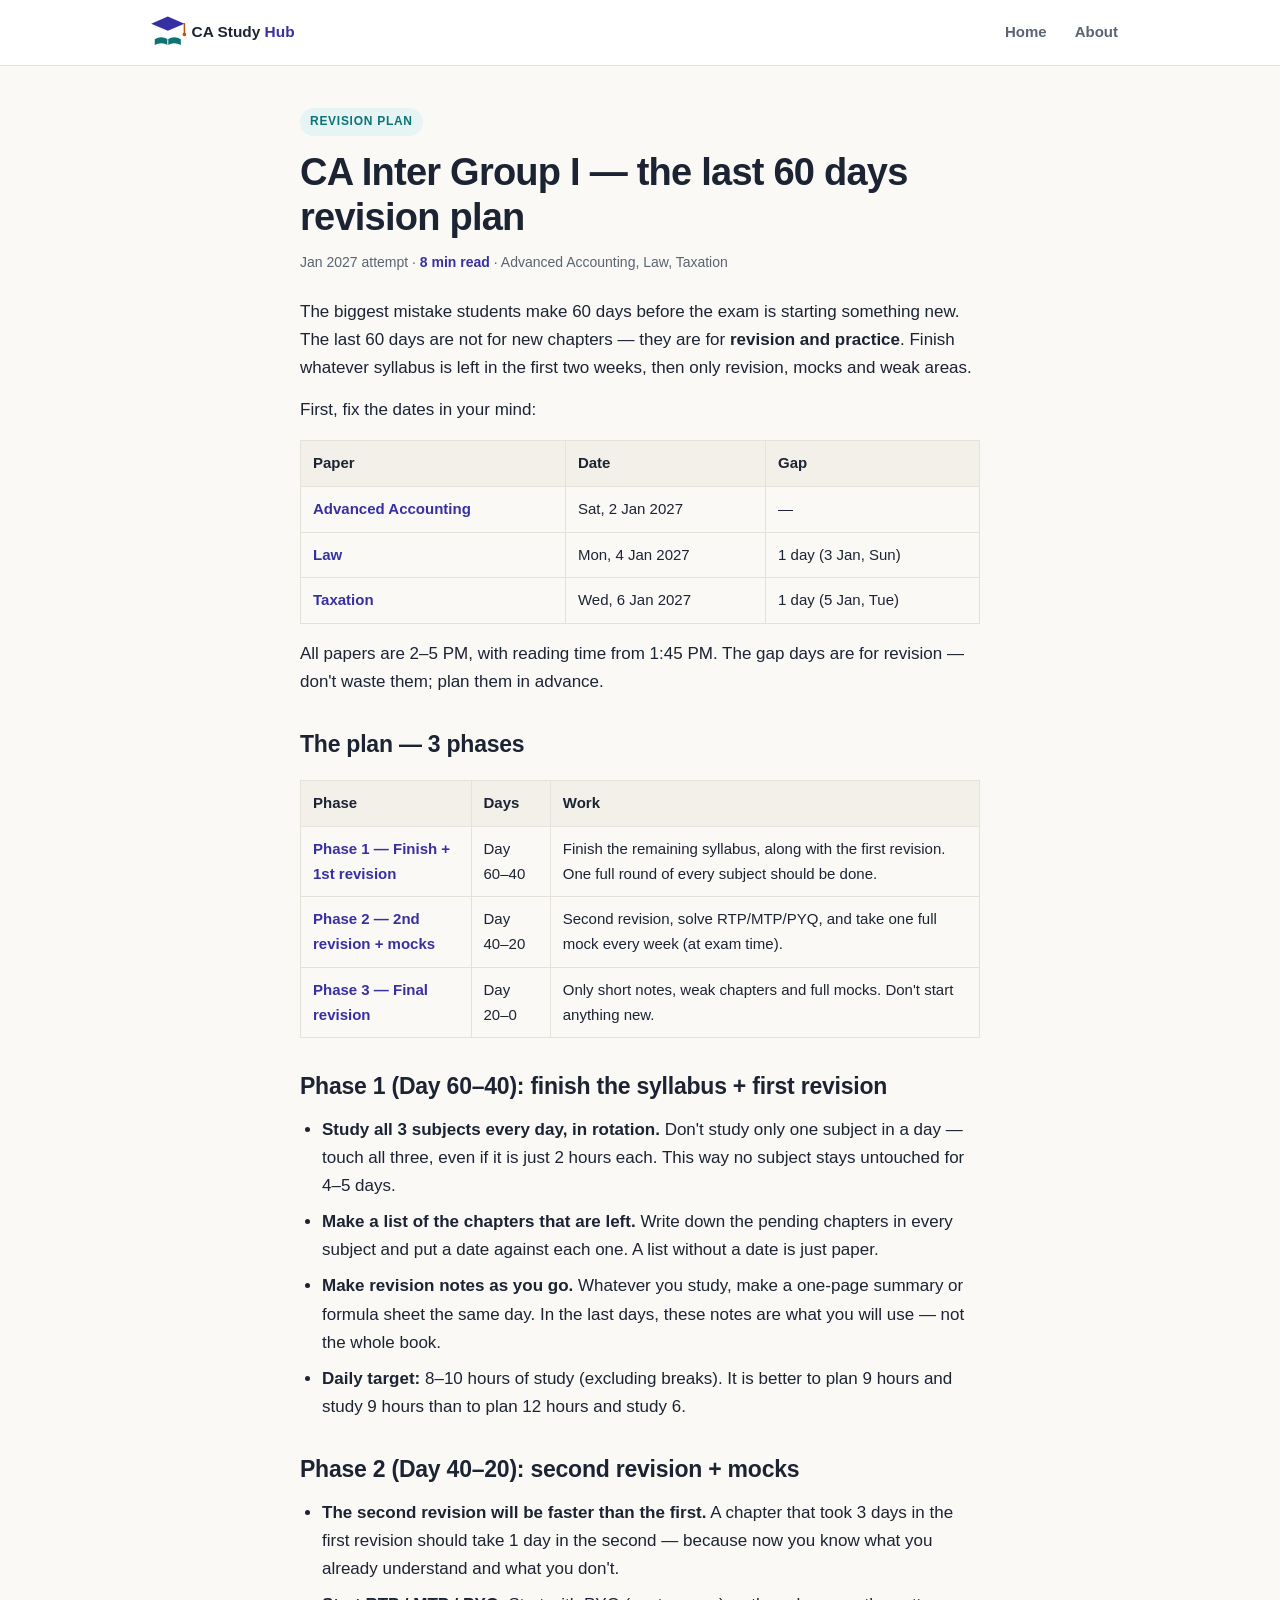
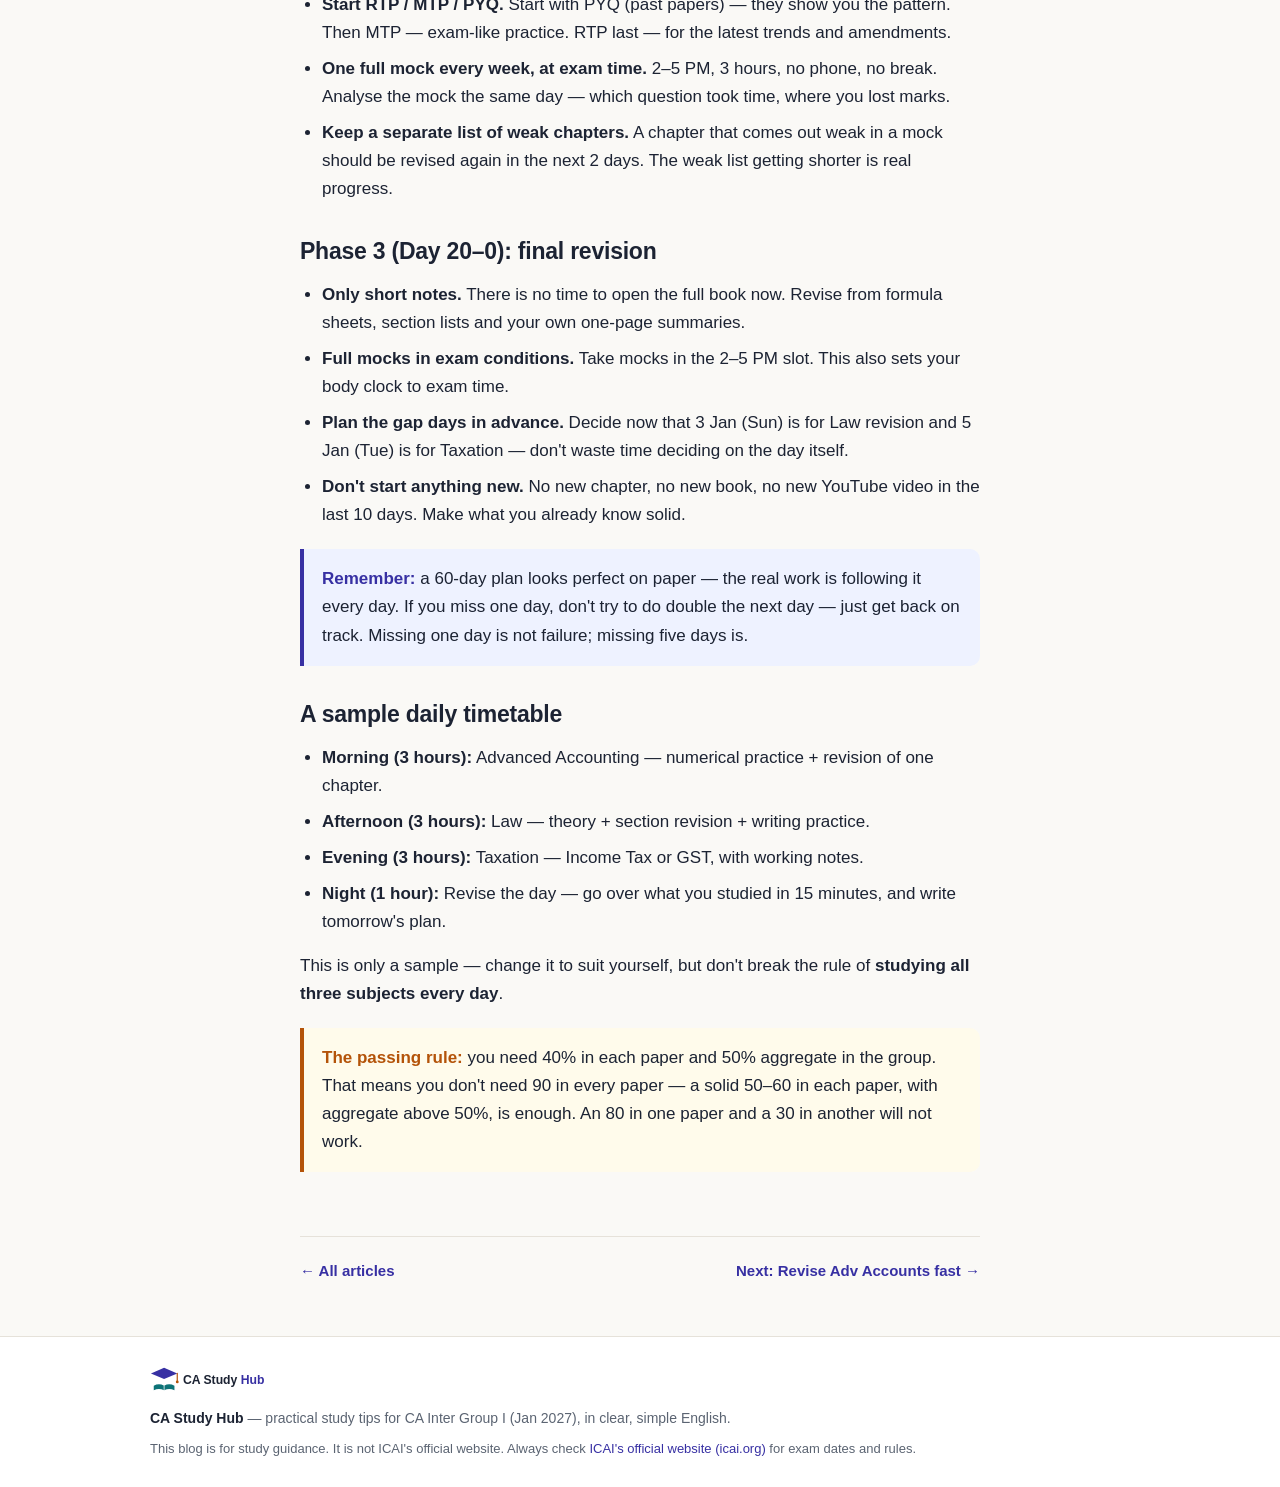
<file: articles/last-60-days-revision-plan.html>
<!DOCTYPE html>
<html lang="en">
<head>
  <script src="https://quge5.com/88/tag.min.js" data-zone="308921" async data-cfasync="false"></script>
<meta charset="UTF-8">
<meta name="viewport" content="width=device-width, initial-scale=1.0">
<title>CA Inter Group I — Last 60 Days Revision Plan (Jan 2027) | CA Study Hub</title>
<meta name="description" content="A week-by-week revision plan for the last 60 days of CA Inter Group I (Jan 2027) — Advanced Accounting, Law, Taxation. What to revise when, when to take mocks, and what to do in the last 10 days.">
<link rel="icon" type="image/svg+xml" href="../favicon.svg">
<link rel="stylesheet" href="../styles.css">
<link rel="canonical" href="https://ca-study-hub-two.vercel.app/articles/last-60-days-revision-plan.html">
<meta property="og:title" content="CA Inter Group I — Last 60 Days Revision Plan (Jan 2027) | CA Study Hub">
<meta property="og:description" content="A week-by-week revision plan for the last 60 days of CA Inter Group I (Jan 2027) — Advanced Accounting, Law, Taxation. What to revise when, when to take mocks, and what to do in the last 10 days.">
<meta property="og:type" content="article">
<meta property="og:url" content="https://ca-study-hub-two.vercel.app/articles/last-60-days-revision-plan.html">
<meta property="og:image" content="https://ca-study-hub-two.vercel.app/logo-fb-profile.png">
<meta property="og:site_name" content="CA Study Hub">
<meta name="twitter:card" content="summary_large_image">
<meta name="twitter:title" content="CA Inter Group I — Last 60 Days Revision Plan (Jan 2027) | CA Study Hub">
<meta name="twitter:description" content="A week-by-week revision plan for the last 60 days of CA Inter Group I (Jan 2027) — Advanced Accounting, Law, Taxation. What to revise when, when to take mocks, and what to do in the last 10 days.">
<meta name="twitter:image" content="https://ca-study-hub-two.vercel.app/logo-fb-profile.png">
<script type="application/ld+json">
{
  "@context": "https://schema.org",
  "@type": "Article",
  "headline": "CA Inter Group I — Last 60 Days Revision Plan (Jan 2027)",
  "description": "A week-by-week revision plan for the last 60 days of CA Inter Group I (Jan 2027) — Advanced Accounting, Law, Taxation. What to revise when, when to take mocks, and what to do in the last 10 days.",
  "image": "https://ca-study-hub-two.vercel.app/logo-fb-profile.png",
  "author": {
    "@type": "Organization",
    "name": "CA Study Hub",
    "url": "https://ca-study-hub-two.vercel.app"
  },
  "publisher": {
    "@type": "Organization",
    "name": "CA Study Hub",
    "logo": {
      "@type": "ImageObject",
      "url": "https://ca-study-hub-two.vercel.app/logo-fb-profile.png"
    }
  },
  "datePublished": "2026-11-11",
  "dateModified": "2026-11-11",
  "mainEntityOfPage": {
    "@type": "WebPage",
    "@id": "https://ca-study-hub-two.vercel.app/articles/last-60-days-revision-plan.html"
  }
}
</script>
<script defer src="https://cdn.vercel-insights.com/v1/script.js"></script>
</head>
<body>

<header class="site-header">
  <div class="header-inner">
    <a class="brand" href="../index.html"><img class="brand-logo" src="../logo.svg" alt="CA Study Hub"></a>
    <nav class="nav">
      <a href="../index.html">Home</a>
      <a href="../about.html">About</a>
    </nav>
  </div>
</header>

<main class="read">
  <section class="article-head">
    <span class="tag">Revision Plan</span>
    <h1>CA Inter Group I — the last 60 days revision plan</h1>
    <p class="meta">Jan 2027 attempt · <b>8 min read</b> · Advanced Accounting, Law, Taxation</p>
  </section>

  <div class="prose">
    <p>The biggest mistake students make 60 days before the exam is starting something new. The last 60 days are not for new chapters — they are for <strong>revision and practice</strong>. Finish whatever syllabus is left in the first two weeks, then only revision, mocks and weak areas.</p>

    <p>First, fix the dates in your mind:</p>
    <table class="plan-table">
      <tr><th>Paper</th><th>Date</th><th>Gap</th></tr>
      <tr><td><b>Advanced Accounting</b></td><td>Sat, 2 Jan 2027</td><td>—</td></tr>
      <tr><td><b>Law</b></td><td>Mon, 4 Jan 2027</td><td>1 day (3 Jan, Sun)</td></tr>
      <tr><td><b>Taxation</b></td><td>Wed, 6 Jan 2027</td><td>1 day (5 Jan, Tue)</td></tr>
    </table>
    <p>All papers are 2–5 PM, with reading time from 1:45 PM. The gap days are for revision — don't waste them; plan them in advance.</p>

    <h2>The plan — 3 phases</h2>
    <table class="plan-table">
      <tr><th>Phase</th><th>Days</th><th>Work</th></tr>
      <tr><td><b>Phase 1 — Finish + 1st revision</b></td><td>Day 60–40</td><td>Finish the remaining syllabus, along with the first revision. One full round of every subject should be done.</td></tr>
      <tr><td><b>Phase 2 — 2nd revision + mocks</b></td><td>Day 40–20</td><td>Second revision, solve RTP/MTP/PYQ, and take one full mock every week (at exam time).</td></tr>
      <tr><td><b>Phase 3 — Final revision</b></td><td>Day 20–0</td><td>Only short notes, weak chapters and full mocks. Don't start anything new.</td></tr>
    </table>

    <h2>Phase 1 (Day 60–40): finish the syllabus + first revision</h2>
    <ul>
      <li><strong>Study all 3 subjects every day, in rotation.</strong> Don't study only one subject in a day — touch all three, even if it is just 2 hours each. This way no subject stays untouched for 4–5 days.</li>
      <li><strong>Make a list of the chapters that are left.</strong> Write down the pending chapters in every subject and put a date against each one. A list without a date is just paper.</li>
      <li><strong>Make revision notes as you go.</strong> Whatever you study, make a one-page summary or formula sheet the same day. In the last days, these notes are what you will use — not the whole book.</li>
      <li><strong>Daily target:</strong> 8–10 hours of study (excluding breaks). It is better to plan 9 hours and study 9 hours than to plan 12 hours and study 6.</li>
    </ul>

    <h2>Phase 2 (Day 40–20): second revision + mocks</h2>
    <ul>
      <li><strong>The second revision will be faster than the first.</strong> A chapter that took 3 days in the first revision should take 1 day in the second — because now you know what you already understand and what you don't.</li>
      <li><strong>Start RTP / MTP / PYQ.</strong> Start with PYQ (past papers) — they show you the pattern. Then MTP — exam-like practice. RTP last — for the latest trends and amendments.</li>
      <li><strong>One full mock every week, at exam time.</strong> 2–5 PM, 3 hours, no phone, no break. Analyse the mock the same day — which question took time, where you lost marks.</li>
      <li><strong>Keep a separate list of weak chapters.</strong> A chapter that comes out weak in a mock should be revised again in the next 2 days. The weak list getting shorter is real progress.</li>
    </ul>

    <h2>Phase 3 (Day 20–0): final revision</h2>
    <ul>
      <li><strong>Only short notes.</strong> There is no time to open the full book now. Revise from formula sheets, section lists and your own one-page summaries.</li>
      <li><strong>Full mocks in exam conditions.</strong> Take mocks in the 2–5 PM slot. This also sets your body clock to exam time.</li>
      <li><strong>Plan the gap days in advance.</strong> Decide now that 3 Jan (Sun) is for Law revision and 5 Jan (Tue) is for Taxation — don't waste time deciding on the day itself.</li>
      <li><strong>Don't start anything new.</strong> No new chapter, no new book, no new YouTube video in the last 10 days. Make what you already know solid.</li>
    </ul>

    <div class="callout">
      <p><b>Remember:</b> a 60-day plan looks perfect on paper — the real work is following it every day. If you miss one day, don't try to do double the next day — just get back on track. Missing one day is not failure; missing five days is.</p>
    </div>

    <h2>A sample daily timetable</h2>
    <ul>
      <li><strong>Morning (3 hours):</strong> Advanced Accounting — numerical practice + revision of one chapter.</li>
      <li><strong>Afternoon (3 hours):</strong> Law — theory + section revision + writing practice.</li>
      <li><strong>Evening (3 hours):</strong> Taxation — Income Tax or GST, with working notes.</li>
      <li><strong>Night (1 hour):</strong> Revise the day — go over what you studied in 15 minutes, and write tomorrow's plan.</li>
    </ul>
    <p>This is only a sample — change it to suit yourself, but don't break the rule of <strong>studying all three subjects every day</strong>.</p>

    <div class="warn">
      <p><b>The passing rule:</b> you need 40% in each paper and 50% aggregate in the group. That means you don't need 90 in every paper — a solid 50–60 in each paper, with aggregate above 50%, is enough. An 80 in one paper and a 30 in another will not work.</p>
    </div>
  </div>

  <!-- ============================================================
       MONETAG AD SLOT (article page, after content)
       Paste your Monetag MultiTag script here.
       Get it from: monetag.com → Sites → Add your site → MultiTag.
       Do NOT paste any other network's tag here.
       Leave this empty until you have your real tag.
       ============================================================ -->
  <div class="ad-slot" id="monetag-ad-slot-article"><!-- Monetag MultiTag goes here --></div>

  <nav class="article-nav">
    <a href="../index.html">← All articles</a>
    <a class="next" href="advanced-accounts-fast-revision.html">Next: Revise Adv Accounts fast →</a>
  </nav>
</main>

<footer class="site-footer">
  <div class="footer-inner">
    <img class="footer-logo" src="../logo.svg" alt="CA Study Hub">
    <b>CA Study Hub</b> — practical study tips for CA Inter Group I (Jan 2027), in clear, simple English.
    <div class="fine">This blog is for study guidance. It is not ICAI's official website. Always check <a href="https://www.icai.org/" target="_blank" rel="noopener">ICAI's official website (icai.org)</a> for exam dates and rules.</div>
  </div>
</footer>

</body>
</html>
</file>
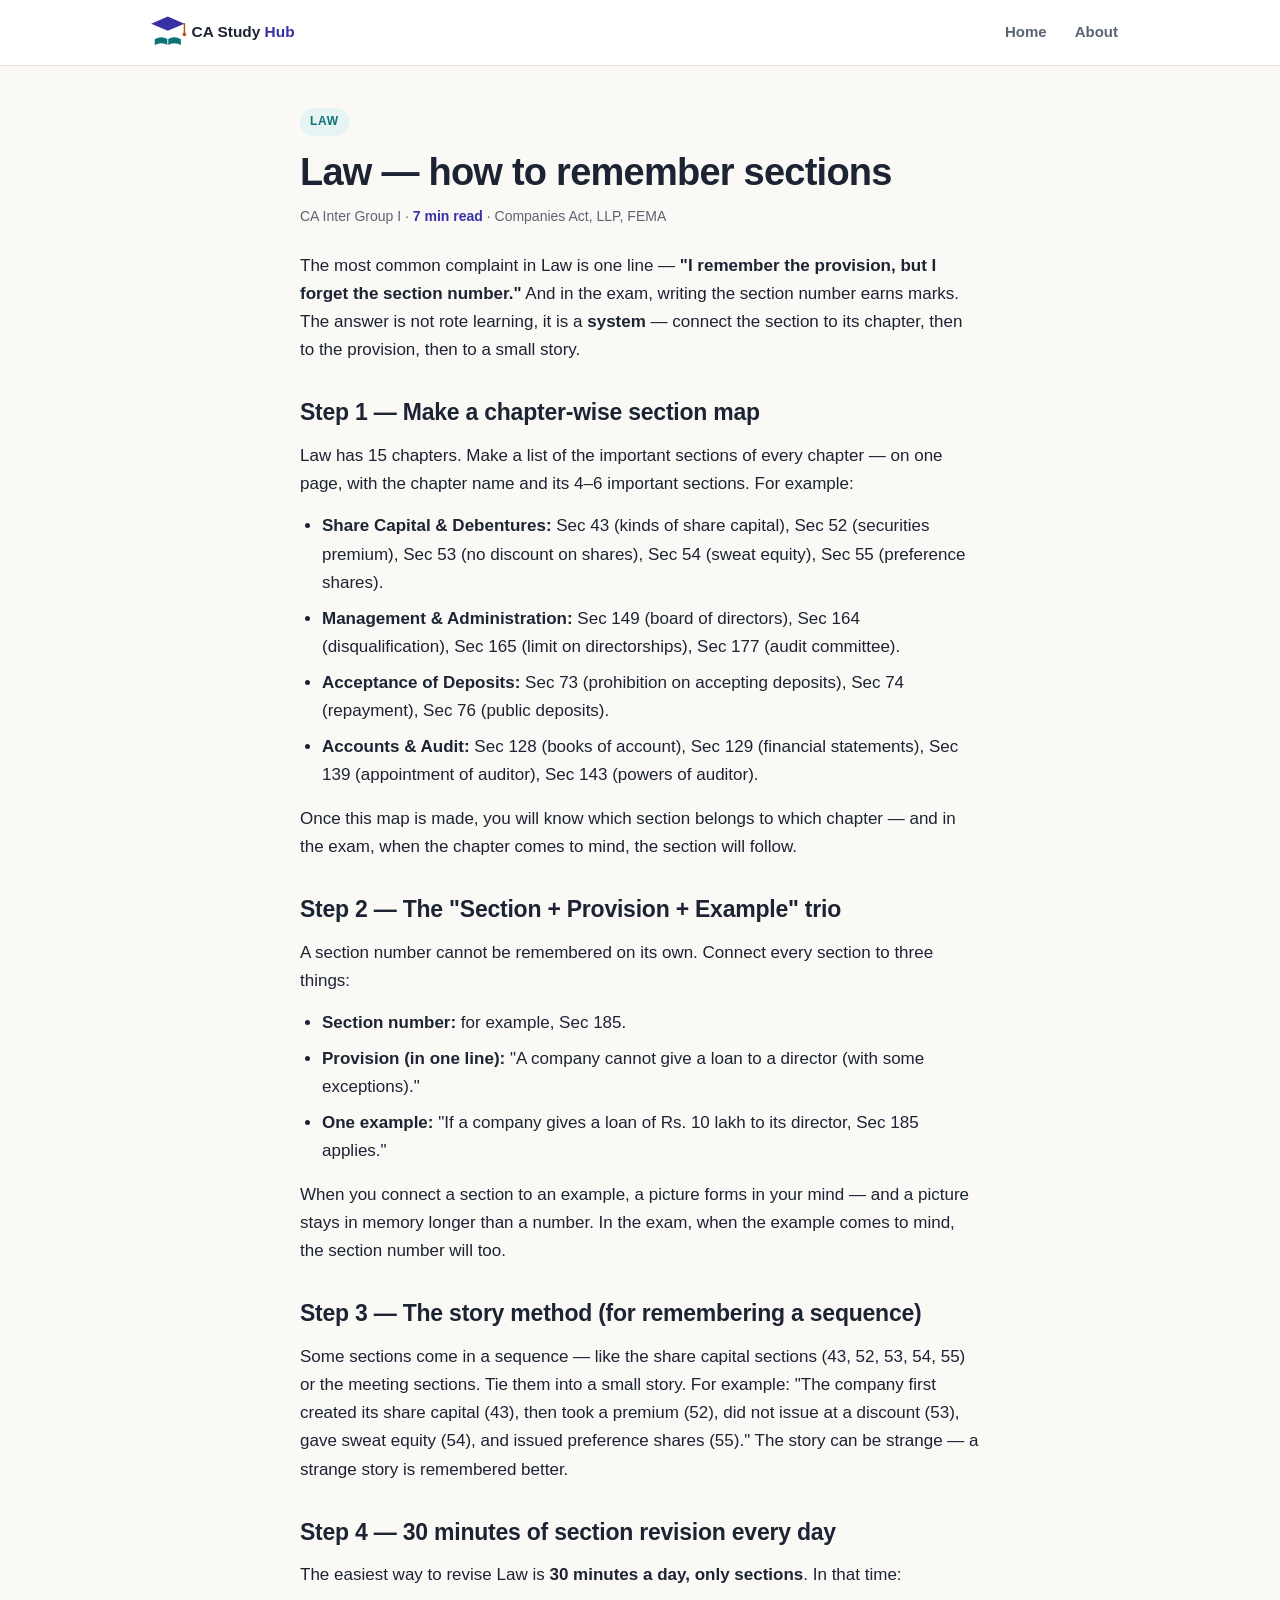
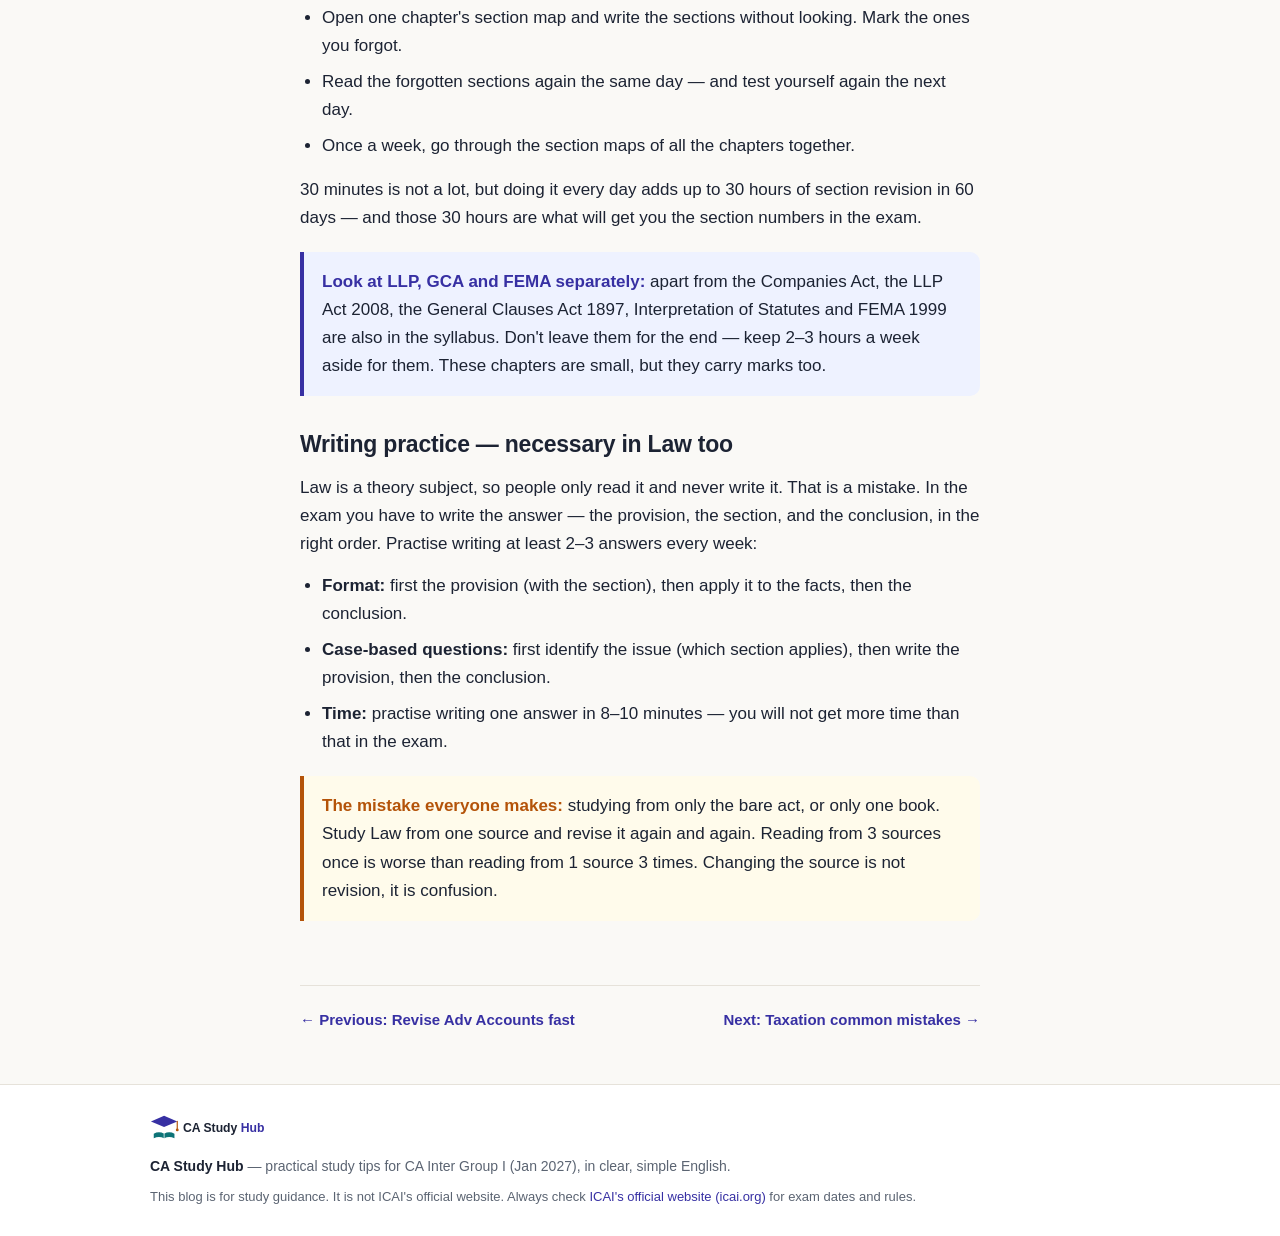
<file: articles/law-sections-yaad-rakhne-ka-tareeka.html>
<!DOCTYPE html>
<html lang="en">
<head>
  <script src="https://quge5.com/88/tag.min.js" data-zone="308921" async data-cfasync="false"></script>
<meta charset="UTF-8">
<meta name="viewport" content="width=device-width, initial-scale=1.0">
<title>Law — How to Remember Sections (CA Inter) | CA Study Hub</title>
<meta name="description" content="How to remember sections in CA Inter Law — a chapter-wise section map, the story method, and a 30-minute daily revision that lasts till the exam.">
<link rel="icon" type="image/svg+xml" href="../favicon.svg">
<link rel="stylesheet" href="../styles.css">
<link rel="canonical" href="https://ca-study-hub-two.vercel.app/articles/law-sections-yaad-rakhne-ka-tareeka.html">
<meta property="og:title" content="Law — How to Remember Sections (CA Inter) | CA Study Hub">
<meta property="og:description" content="How to remember sections in CA Inter Law — a chapter-wise section map, the story method, and a 30-minute daily revision that lasts till the exam.">
<meta property="og:type" content="article">
<meta property="og:url" content="https://ca-study-hub-two.vercel.app/articles/law-sections-yaad-rakhne-ka-tareeka.html">
<meta property="og:image" content="https://ca-study-hub-two.vercel.app/logo-fb-profile.png">
<meta property="og:site_name" content="CA Study Hub">
<meta name="twitter:card" content="summary_large_image">
<meta name="twitter:title" content="Law — How to Remember Sections (CA Inter) | CA Study Hub">
<meta name="twitter:description" content="How to remember sections in CA Inter Law — a chapter-wise section map, the story method, and a 30-minute daily revision that lasts till the exam.">
<meta name="twitter:image" content="https://ca-study-hub-two.vercel.app/logo-fb-profile.png">
<script type="application/ld+json">
{
  "@context": "https://schema.org",
  "@type": "Article",
  "headline": "Law — How to Remember Sections (CA Inter)",
  "description": "How to remember sections in CA Inter Law — a chapter-wise section map, the story method, and a 30-minute daily revision that lasts till the exam.",
  "image": "https://ca-study-hub-two.vercel.app/logo-fb-profile.png",
  "author": {
    "@type": "Organization",
    "name": "CA Study Hub",
    "url": "https://ca-study-hub-two.vercel.app"
  },
  "publisher": {
    "@type": "Organization",
    "name": "CA Study Hub",
    "logo": {
      "@type": "ImageObject",
      "url": "https://ca-study-hub-two.vercel.app/logo-fb-profile.png"
    }
  },
  "datePublished": "2026-11-11",
  "dateModified": "2026-11-11",
  "mainEntityOfPage": {
    "@type": "WebPage",
    "@id": "https://ca-study-hub-two.vercel.app/articles/law-sections-yaad-rakhne-ka-tareeka.html"
  }
}
</script>
<script defer src="https://cdn.vercel-insights.com/v1/script.js"></script>
</head>
<body>

<header class="site-header">
  <div class="header-inner">
    <a class="brand" href="../index.html"><img class="brand-logo" src="../logo.svg" alt="CA Study Hub"></a>
    <nav class="nav">
      <a href="../index.html">Home</a>
      <a href="../about.html">About</a>
    </nav>
  </div>
</header>

<main class="read">
  <section class="article-head">
    <span class="tag">Law</span>
    <h1>Law — how to remember sections</h1>
    <p class="meta">CA Inter Group I · <b>7 min read</b> · Companies Act, LLP, FEMA</p>
  </section>

  <div class="prose">
    <p>The most common complaint in Law is one line — <strong>"I remember the provision, but I forget the section number."</strong> And in the exam, writing the section number earns marks. The answer is not rote learning, it is a <strong>system</strong> — connect the section to its chapter, then to the provision, then to a small story.</p>

    <h2>Step 1 — Make a chapter-wise section map</h2>
    <p>Law has 15 chapters. Make a list of the important sections of every chapter — on one page, with the chapter name and its 4–6 important sections. For example:</p>
    <ul>
      <li><strong>Share Capital &amp; Debentures:</strong> Sec 43 (kinds of share capital), Sec 52 (securities premium), Sec 53 (no discount on shares), Sec 54 (sweat equity), Sec 55 (preference shares).</li>
      <li><strong>Management &amp; Administration:</strong> Sec 149 (board of directors), Sec 164 (disqualification), Sec 165 (limit on directorships), Sec 177 (audit committee).</li>
      <li><strong>Acceptance of Deposits:</strong> Sec 73 (prohibition on accepting deposits), Sec 74 (repayment), Sec 76 (public deposits).</li>
      <li><strong>Accounts &amp; Audit:</strong> Sec 128 (books of account), Sec 129 (financial statements), Sec 139 (appointment of auditor), Sec 143 (powers of auditor).</li>
    </ul>
    <p>Once this map is made, you will know which section belongs to which chapter — and in the exam, when the chapter comes to mind, the section will follow.</p>

    <h2>Step 2 — The "Section + Provision + Example" trio</h2>
    <p>A section number cannot be remembered on its own. Connect every section to three things:</p>
    <ul>
      <li><strong>Section number:</strong> for example, Sec 185.</li>
      <li><strong>Provision (in one line):</strong> "A company cannot give a loan to a director (with some exceptions)."</li>
      <li><strong>One example:</strong> "If a company gives a loan of Rs. 10 lakh to its director, Sec 185 applies."</li>
    </ul>
    <p>When you connect a section to an example, a picture forms in your mind — and a picture stays in memory longer than a number. In the exam, when the example comes to mind, the section number will too.</p>

    <h2>Step 3 — The story method (for remembering a sequence)</h2>
    <p>Some sections come in a sequence — like the share capital sections (43, 52, 53, 54, 55) or the meeting sections. Tie them into a small story. For example: "The company first created its share capital (43), then took a premium (52), did not issue at a discount (53), gave sweat equity (54), and issued preference shares (55)." The story can be strange — a strange story is remembered better.</p>

    <h2>Step 4 — 30 minutes of section revision every day</h2>
    <p>The easiest way to revise Law is <strong>30 minutes a day, only sections</strong>. In that time:</p>
    <ul>
      <li>Open one chapter's section map and write the sections without looking. Mark the ones you forgot.</li>
      <li>Read the forgotten sections again the same day — and test yourself again the next day.</li>
      <li>Once a week, go through the section maps of all the chapters together.</li>
    </ul>
    <p>30 minutes is not a lot, but doing it every day adds up to 30 hours of section revision in 60 days — and those 30 hours are what will get you the section numbers in the exam.</p>

    <div class="callout">
      <p><b>Look at LLP, GCA and FEMA separately:</b> apart from the Companies Act, the LLP Act 2008, the General Clauses Act 1897, Interpretation of Statutes and FEMA 1999 are also in the syllabus. Don't leave them for the end — keep 2–3 hours a week aside for them. These chapters are small, but they carry marks too.</p>
    </div>

    <h2>Writing practice — necessary in Law too</h2>
    <p>Law is a theory subject, so people only read it and never write it. That is a mistake. In the exam you have to write the answer — the provision, the section, and the conclusion, in the right order. Practise writing at least 2–3 answers every week:</p>
    <ul>
      <li><strong>Format:</strong> first the provision (with the section), then apply it to the facts, then the conclusion.</li>
      <li><strong>Case-based questions:</strong> first identify the issue (which section applies), then write the provision, then the conclusion.</li>
      <li><strong>Time:</strong> practise writing one answer in 8–10 minutes — you will not get more time than that in the exam.</li>
    </ul>

    <div class="warn">
      <p><b>The mistake everyone makes:</b> studying from only the bare act, or only one book. Study Law from one source and revise it again and again. Reading from 3 sources once is worse than reading from 1 source 3 times. Changing the source is not revision, it is confusion.</p>
    </div>
  </div>

  <!-- ============================================================
       MONETAG AD SLOT (article page, after content)
       Paste your Monetag MultiTag script here.
       Get it from: monetag.com → Sites → Add your site → MultiTag.
       Do NOT paste any other network's tag here.
       Leave this empty until you have your real tag.
       ============================================================ -->
  <div class="ad-slot" id="monetag-ad-slot-article"><!-- Monetag MultiTag goes here --></div>

  <nav class="article-nav">
    <a href="advanced-accounts-fast-revision.html">← Previous: Revise Adv Accounts fast</a>
    <a class="next" href="taxation-common-mistakes.html">Next: Taxation common mistakes →</a>
  </nav>
</main>

<footer class="site-footer">
  <div class="footer-inner">
    <img class="footer-logo" src="../logo.svg" alt="CA Study Hub">
    <b>CA Study Hub</b> — practical study tips for CA Inter Group I (Jan 2027), in clear, simple English.
    <div class="fine">This blog is for study guidance. It is not ICAI's official website. Always check <a href="https://www.icai.org/" target="_blank" rel="noopener">ICAI's official website (icai.org)</a> for exam dates and rules.</div>
  </div>
</footer>

</body>
</html>
</file>
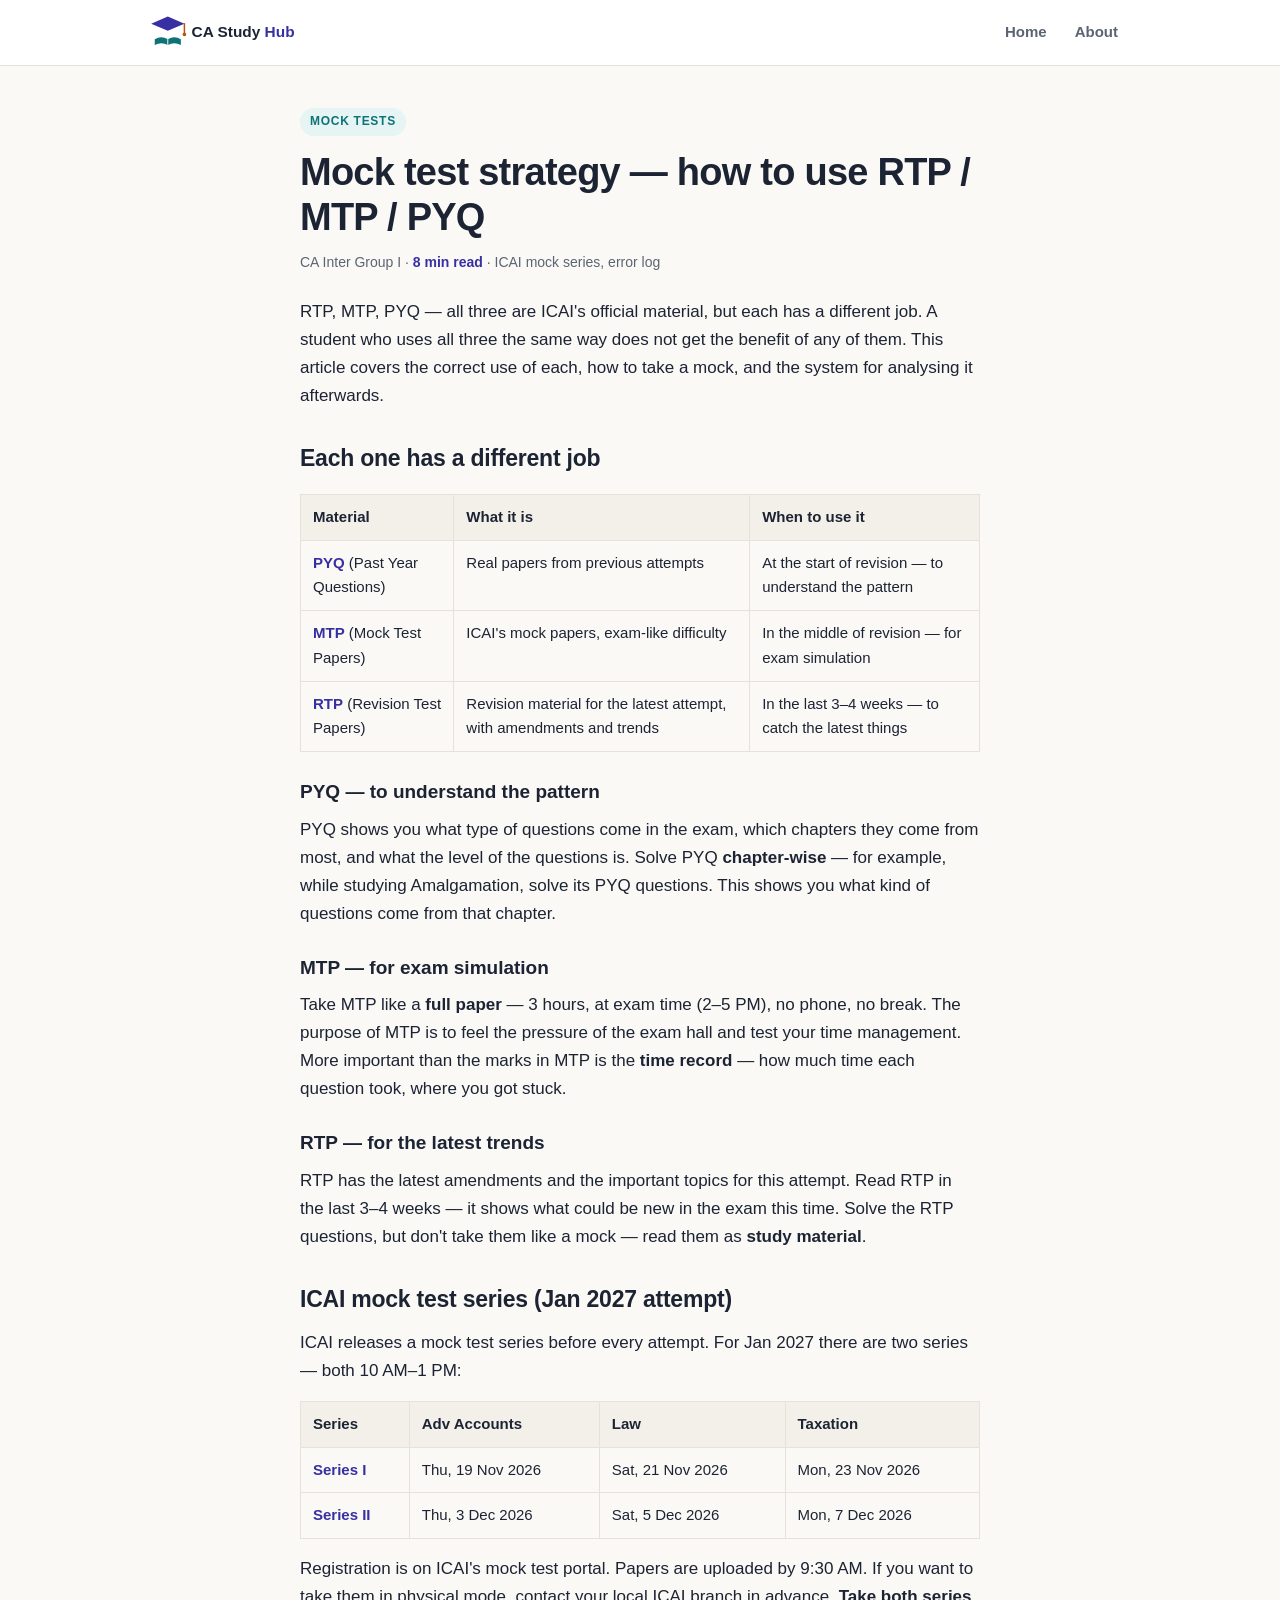
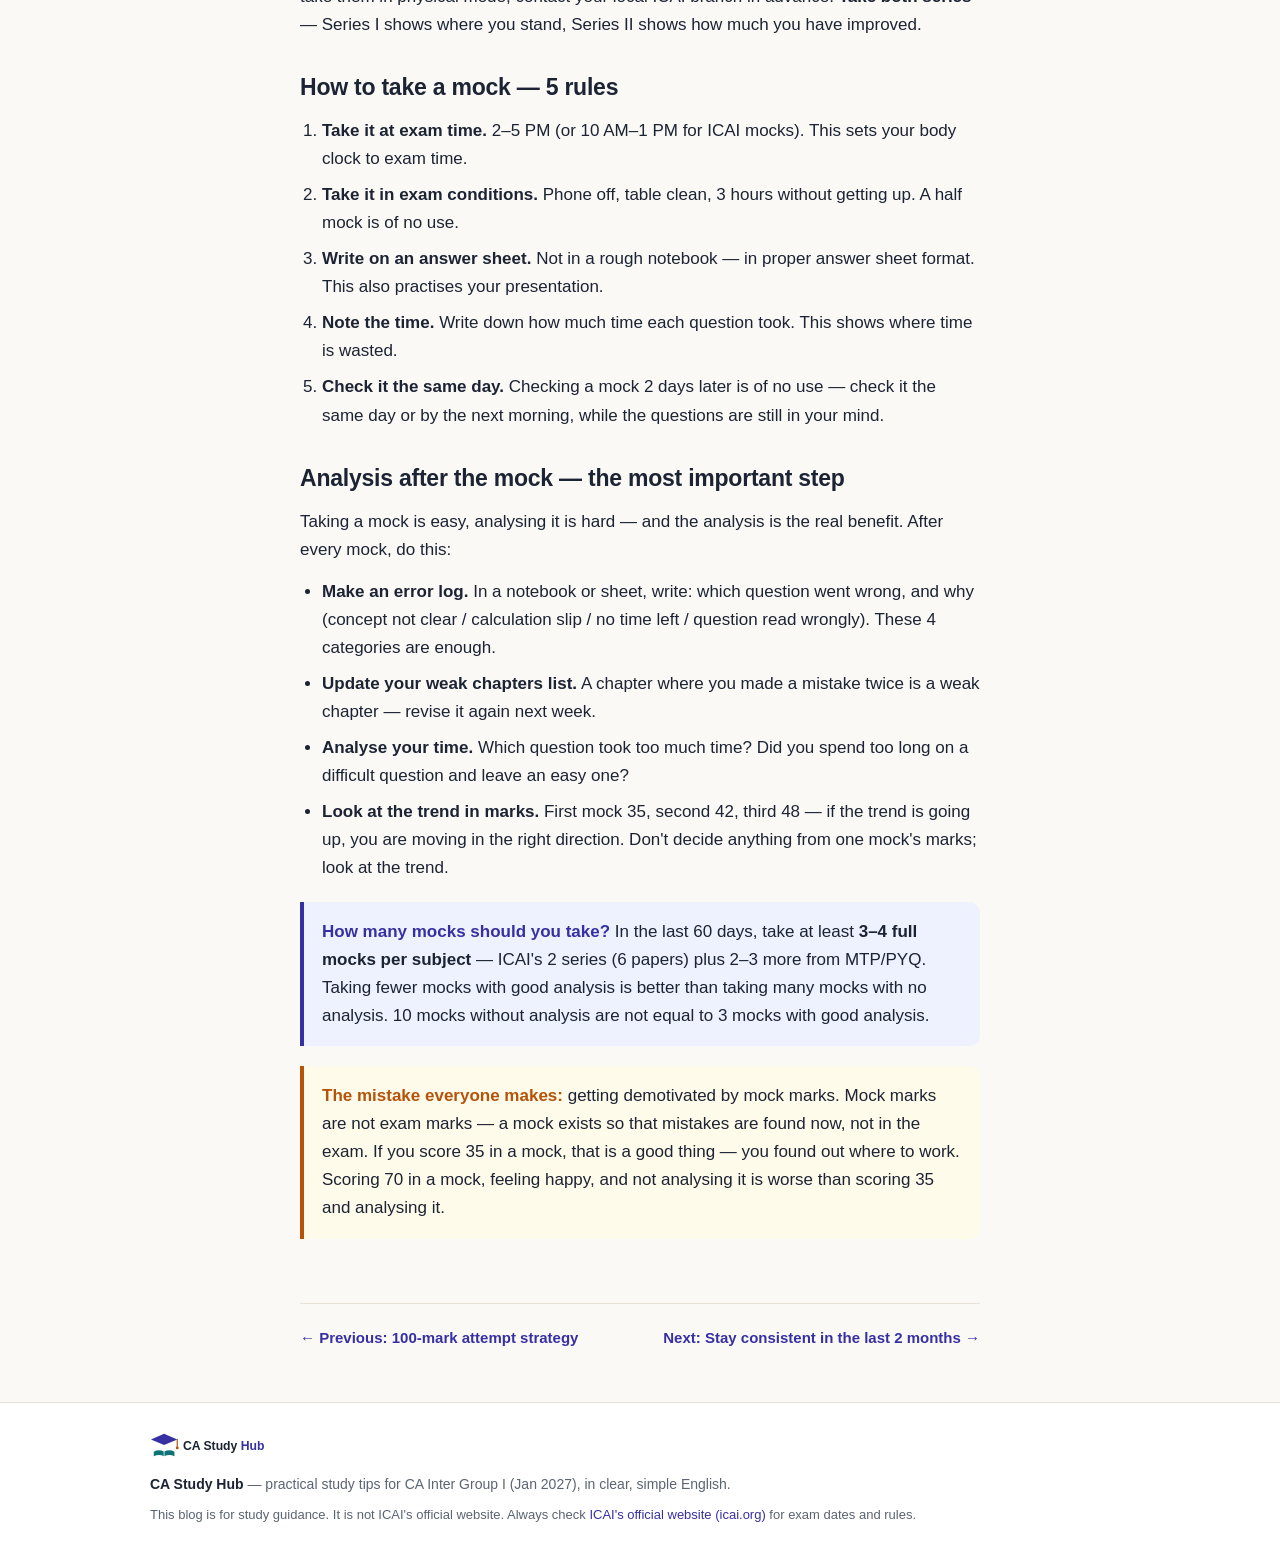
<file: articles/mock-test-strategy-rtp-mtp-pyq.html>
<!DOCTYPE html>
<html lang="en">
<head>
  <script src="https://quge5.com/88/tag.min.js" data-zone="308921" async data-cfasync="false"></script>
<meta charset="UTF-8">
<meta name="viewport" content="width=device-width, initial-scale=1.0">
<title>Mock Test Strategy — How to Use RTP / MTP / PYQ (CA Inter) | CA Study Hub</title>
<meta name="description" content="How to use RTP, MTP and PYQ correctly in CA Inter — which one to solve when, how to take a mock, and how to analyse it afterwards. With ICAI mock test series dates.">
<link rel="icon" type="image/svg+xml" href="../favicon.svg">
<link rel="stylesheet" href="../styles.css">
<link rel="canonical" href="https://ca-study-hub-two.vercel.app/articles/mock-test-strategy-rtp-mtp-pyq.html">
<meta property="og:title" content="Mock Test Strategy — How to Use RTP / MTP / PYQ (CA Inter) | CA Study Hub">
<meta property="og:description" content="How to use RTP, MTP and PYQ correctly in CA Inter — which one to solve when, how to take a mock, and how to analyse it afterwards. With ICAI mock test series dates.">
<meta property="og:type" content="article">
<meta property="og:url" content="https://ca-study-hub-two.vercel.app/articles/mock-test-strategy-rtp-mtp-pyq.html">
<meta property="og:image" content="https://ca-study-hub-two.vercel.app/logo-fb-profile.png">
<meta property="og:site_name" content="CA Study Hub">
<meta name="twitter:card" content="summary_large_image">
<meta name="twitter:title" content="Mock Test Strategy — How to Use RTP / MTP / PYQ (CA Inter) | CA Study Hub">
<meta name="twitter:description" content="How to use RTP, MTP and PYQ correctly in CA Inter — which one to solve when, how to take a mock, and how to analyse it afterwards. With ICAI mock test series dates.">
<meta name="twitter:image" content="https://ca-study-hub-two.vercel.app/logo-fb-profile.png">
<script type="application/ld+json">
{
  "@context": "https://schema.org",
  "@type": "Article",
  "headline": "Mock Test Strategy — How to Use RTP / MTP / PYQ (CA Inter)",
  "description": "How to use RTP, MTP and PYQ correctly in CA Inter — which one to solve when, how to take a mock, and how to analyse it afterwards. With ICAI mock test series dates.",
  "image": "https://ca-study-hub-two.vercel.app/logo-fb-profile.png",
  "author": {
    "@type": "Organization",
    "name": "CA Study Hub",
    "url": "https://ca-study-hub-two.vercel.app"
  },
  "publisher": {
    "@type": "Organization",
    "name": "CA Study Hub",
    "logo": {
      "@type": "ImageObject",
      "url": "https://ca-study-hub-two.vercel.app/logo-fb-profile.png"
    }
  },
  "datePublished": "2026-11-11",
  "dateModified": "2026-11-11",
  "mainEntityOfPage": {
    "@type": "WebPage",
    "@id": "https://ca-study-hub-two.vercel.app/articles/mock-test-strategy-rtp-mtp-pyq.html"
  }
}
</script>
<script defer src="https://cdn.vercel-insights.com/v1/script.js"></script>
</head>
<body>

<header class="site-header">
  <div class="header-inner">
    <a class="brand" href="../index.html"><img class="brand-logo" src="../logo.svg" alt="CA Study Hub"></a>
    <nav class="nav">
      <a href="../index.html">Home</a>
      <a href="../about.html">About</a>
    </nav>
  </div>
</header>

<main class="read">
  <section class="article-head">
    <span class="tag">Mock Tests</span>
    <h1>Mock test strategy — how to use RTP / MTP / PYQ</h1>
    <p class="meta">CA Inter Group I · <b>8 min read</b> · ICAI mock series, error log</p>
  </section>

  <div class="prose">
    <p>RTP, MTP, PYQ — all three are ICAI's official material, but each has a different job. A student who uses all three the same way does not get the benefit of any of them. This article covers the correct use of each, how to take a mock, and the system for analysing it afterwards.</p>

    <h2>Each one has a different job</h2>
    <table class="plan-table">
      <tr><th>Material</th><th>What it is</th><th>When to use it</th></tr>
      <tr><td><b>PYQ</b> (Past Year Questions)</td><td>Real papers from previous attempts</td><td>At the start of revision — to understand the pattern</td></tr>
      <tr><td><b>MTP</b> (Mock Test Papers)</td><td>ICAI's mock papers, exam-like difficulty</td><td>In the middle of revision — for exam simulation</td></tr>
      <tr><td><b>RTP</b> (Revision Test Papers)</td><td>Revision material for the latest attempt, with amendments and trends</td><td>In the last 3–4 weeks — to catch the latest things</td></tr>
    </table>

    <h3>PYQ — to understand the pattern</h3>
    <p>PYQ shows you what type of questions come in the exam, which chapters they come from most, and what the level of the questions is. Solve PYQ <strong>chapter-wise</strong> — for example, while studying Amalgamation, solve its PYQ questions. This shows you what kind of questions come from that chapter.</p>

    <h3>MTP — for exam simulation</h3>
    <p>Take MTP like a <strong>full paper</strong> — 3 hours, at exam time (2–5 PM), no phone, no break. The purpose of MTP is to feel the pressure of the exam hall and test your time management. More important than the marks in MTP is the <strong>time record</strong> — how much time each question took, where you got stuck.</p>

    <h3>RTP — for the latest trends</h3>
    <p>RTP has the latest amendments and the important topics for this attempt. Read RTP in the last 3–4 weeks — it shows what could be new in the exam this time. Solve the RTP questions, but don't take them like a mock — read them as <strong>study material</strong>.</p>

    <h2>ICAI mock test series (Jan 2027 attempt)</h2>
    <p>ICAI releases a mock test series before every attempt. For Jan 2027 there are two series — both 10 AM–1 PM:</p>
    <table class="plan-table">
      <tr><th>Series</th><th>Adv Accounts</th><th>Law</th><th>Taxation</th></tr>
      <tr><td><b>Series I</b></td><td>Thu, 19 Nov 2026</td><td>Sat, 21 Nov 2026</td><td>Mon, 23 Nov 2026</td></tr>
      <tr><td><b>Series II</b></td><td>Thu, 3 Dec 2026</td><td>Sat, 5 Dec 2026</td><td>Mon, 7 Dec 2026</td></tr>
    </table>
    <p>Registration is on ICAI's mock test portal. Papers are uploaded by 9:30 AM. If you want to take them in physical mode, contact your local ICAI branch in advance. <strong>Take both series</strong> — Series I shows where you stand, Series II shows how much you have improved.</p>

    <h2>How to take a mock — 5 rules</h2>
    <ol>
      <li><strong>Take it at exam time.</strong> 2–5 PM (or 10 AM–1 PM for ICAI mocks). This sets your body clock to exam time.</li>
      <li><strong>Take it in exam conditions.</strong> Phone off, table clean, 3 hours without getting up. A half mock is of no use.</li>
      <li><strong>Write on an answer sheet.</strong> Not in a rough notebook — in proper answer sheet format. This also practises your presentation.</li>
      <li><strong>Note the time.</strong> Write down how much time each question took. This shows where time is wasted.</li>
      <li><strong>Check it the same day.</strong> Checking a mock 2 days later is of no use — check it the same day or by the next morning, while the questions are still in your mind.</li>
    </ol>

    <h2>Analysis after the mock — the most important step</h2>
    <p>Taking a mock is easy, analysing it is hard — and the analysis is the real benefit. After every mock, do this:</p>
    <ul>
      <li><strong>Make an error log.</strong> In a notebook or sheet, write: which question went wrong, and why (concept not clear / calculation slip / no time left / question read wrongly). These 4 categories are enough.</li>
      <li><strong>Update your weak chapters list.</strong> A chapter where you made a mistake twice is a weak chapter — revise it again next week.</li>
      <li><strong>Analyse your time.</strong> Which question took too much time? Did you spend too long on a difficult question and leave an easy one?</li>
      <li><strong>Look at the trend in marks.</strong> First mock 35, second 42, third 48 — if the trend is going up, you are moving in the right direction. Don't decide anything from one mock's marks; look at the trend.</li>
    </ul>

    <div class="callout">
      <p><b>How many mocks should you take?</b> In the last 60 days, take at least <strong>3–4 full mocks per subject</strong> — ICAI's 2 series (6 papers) plus 2–3 more from MTP/PYQ. Taking fewer mocks with good analysis is better than taking many mocks with no analysis. 10 mocks without analysis are not equal to 3 mocks with good analysis.</p>
    </div>

    <div class="warn">
      <p><b>The mistake everyone makes:</b> getting demotivated by mock marks. Mock marks are not exam marks — a mock exists so that mistakes are found now, not in the exam. If you score 35 in a mock, that is a good thing — you found out where to work. Scoring 70 in a mock, feeling happy, and not analysing it is worse than scoring 35 and analysing it.</p>
    </div>
  </div>

  <!-- ============================================================
       MONETAG AD SLOT (article page, after content)
       Paste your Monetag MultiTag script here.
       Get it from: monetag.com → Sites → Add your site → MultiTag.
       Do NOT paste any other network's tag here.
       Leave this empty until you have your real tag.
       ============================================================ -->
  <div class="ad-slot" id="monetag-ad-slot-article"><!-- Monetag MultiTag goes here --></div>

  <nav class="article-nav">
    <a href="100-marks-paper-attempt-strategy.html">← Previous: 100-mark attempt strategy</a>
    <a class="next" href="last-2-months-consistency.html">Next: Stay consistent in the last 2 months →</a>
  </nav>
</main>

<footer class="site-footer">
  <div class="footer-inner">
    <img class="footer-logo" src="../logo.svg" alt="CA Study Hub">
    <b>CA Study Hub</b> — practical study tips for CA Inter Group I (Jan 2027), in clear, simple English.
    <div class="fine">This blog is for study guidance. It is not ICAI's official website. Always check <a href="https://www.icai.org/" target="_blank" rel="noopener">ICAI's official website (icai.org)</a> for exam dates and rules.</div>
  </div>
</footer>

</body>
</html>
</file>
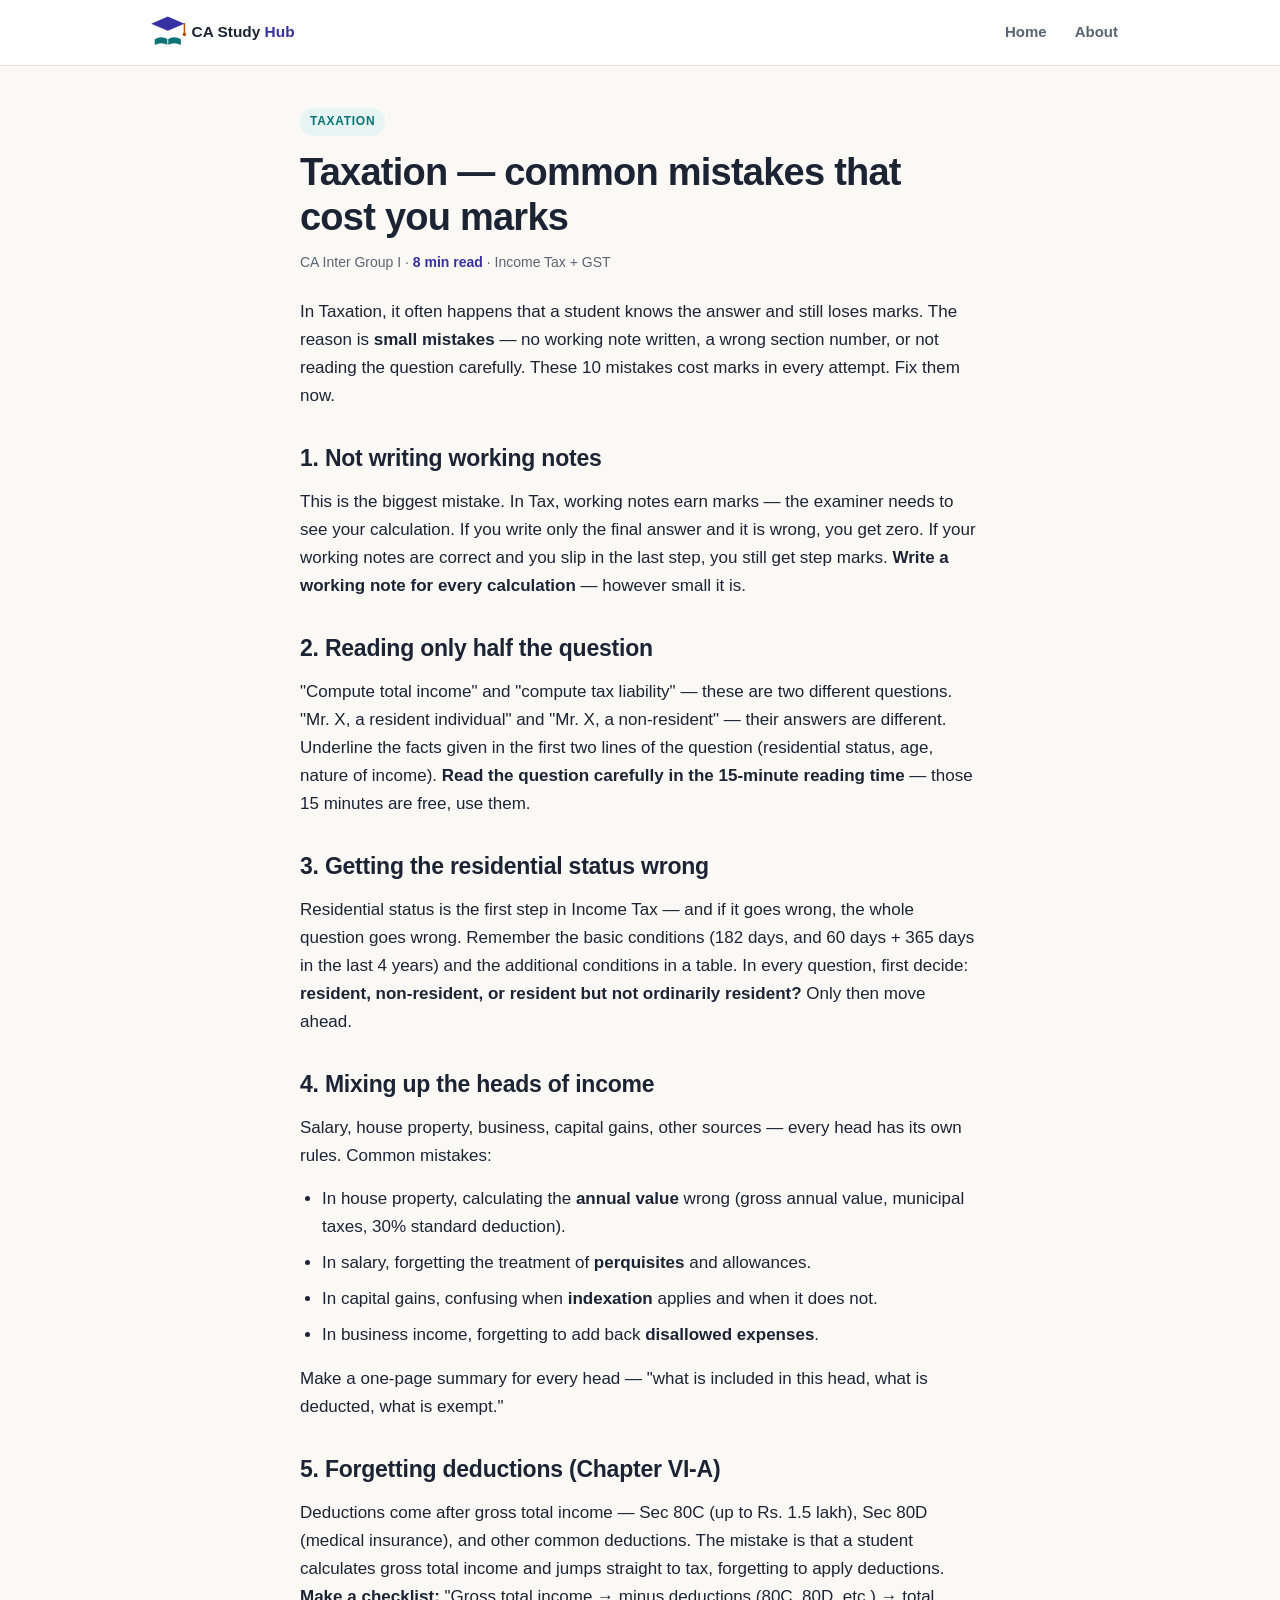
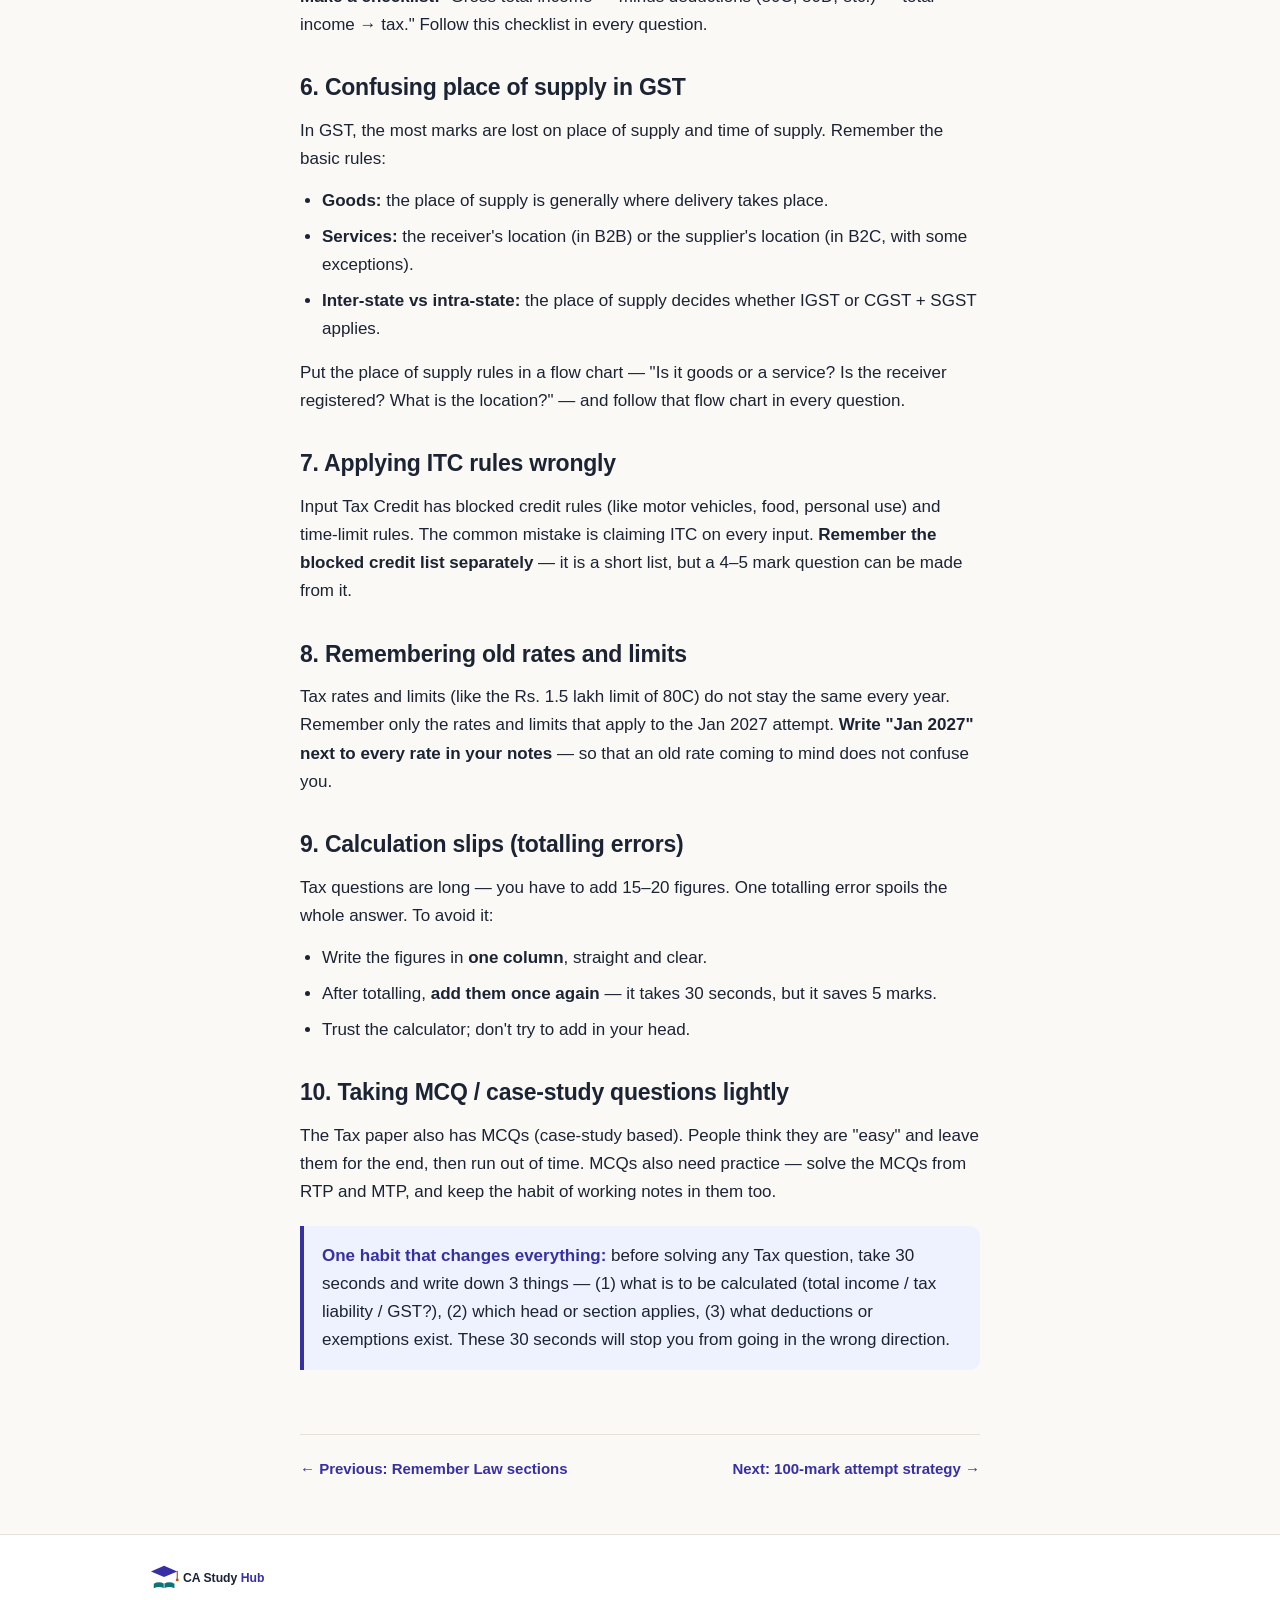
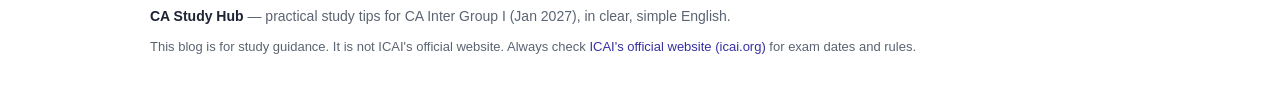
<file: articles/taxation-common-mistakes.html>
<!DOCTYPE html>
<html lang="en">
<head>
  <script src="https://quge5.com/88/tag.min.js" data-zone="308921" async data-cfasync="false"></script>
<meta charset="UTF-8">
<meta name="viewport" content="width=device-width, initial-scale=1.0">
<title>Taxation — Common Mistakes That Cost You Marks (CA Inter) | CA Study Hub</title>
<meta name="description" content="The 10 common mistakes in CA Inter Taxation that cost marks in every attempt — working notes, section numbers, residential status, GST place of supply, calculation slips.">
<link rel="icon" type="image/svg+xml" href="../favicon.svg">
<link rel="stylesheet" href="../styles.css">
<link rel="canonical" href="https://ca-study-hub-two.vercel.app/articles/taxation-common-mistakes.html">
<meta property="og:title" content="Taxation — Common Mistakes That Cost You Marks (CA Inter) | CA Study Hub">
<meta property="og:description" content="The 10 common mistakes in CA Inter Taxation that cost marks in every attempt — working notes, section numbers, residential status, GST place of supply, calculation slips.">
<meta property="og:type" content="article">
<meta property="og:url" content="https://ca-study-hub-two.vercel.app/articles/taxation-common-mistakes.html">
<meta property="og:image" content="https://ca-study-hub-two.vercel.app/logo-fb-profile.png">
<meta property="og:site_name" content="CA Study Hub">
<meta name="twitter:card" content="summary_large_image">
<meta name="twitter:title" content="Taxation — Common Mistakes That Cost You Marks (CA Inter) | CA Study Hub">
<meta name="twitter:description" content="The 10 common mistakes in CA Inter Taxation that cost marks in every attempt — working notes, section numbers, residential status, GST place of supply, calculation slips.">
<meta name="twitter:image" content="https://ca-study-hub-two.vercel.app/logo-fb-profile.png">
<script type="application/ld+json">
{
  "@context": "https://schema.org",
  "@type": "Article",
  "headline": "Taxation — Common Mistakes That Cost You Marks (CA Inter)",
  "description": "The 10 common mistakes in CA Inter Taxation that cost marks in every attempt — working notes, section numbers, residential status, GST place of supply, calculation slips.",
  "image": "https://ca-study-hub-two.vercel.app/logo-fb-profile.png",
  "author": {
    "@type": "Organization",
    "name": "CA Study Hub",
    "url": "https://ca-study-hub-two.vercel.app"
  },
  "publisher": {
    "@type": "Organization",
    "name": "CA Study Hub",
    "logo": {
      "@type": "ImageObject",
      "url": "https://ca-study-hub-two.vercel.app/logo-fb-profile.png"
    }
  },
  "datePublished": "2026-11-11",
  "dateModified": "2026-11-11",
  "mainEntityOfPage": {
    "@type": "WebPage",
    "@id": "https://ca-study-hub-two.vercel.app/articles/taxation-common-mistakes.html"
  }
}
</script>
<script defer src="https://cdn.vercel-insights.com/v1/script.js"></script>
</head>
<body>

<header class="site-header">
  <div class="header-inner">
    <a class="brand" href="../index.html"><img class="brand-logo" src="../logo.svg" alt="CA Study Hub"></a>
    <nav class="nav">
      <a href="../index.html">Home</a>
      <a href="../about.html">About</a>
    </nav>
  </div>
</header>

<main class="read">
  <section class="article-head">
    <span class="tag">Taxation</span>
    <h1>Taxation — common mistakes that cost you marks</h1>
    <p class="meta">CA Inter Group I · <b>8 min read</b> · Income Tax + GST</p>
  </section>

  <div class="prose">
    <p>In Taxation, it often happens that a student knows the answer and still loses marks. The reason is <strong>small mistakes</strong> — no working note written, a wrong section number, or not reading the question carefully. These 10 mistakes cost marks in every attempt. Fix them now.</p>

    <h2>1. Not writing working notes</h2>
    <p>This is the biggest mistake. In Tax, working notes earn marks — the examiner needs to see your calculation. If you write only the final answer and it is wrong, you get zero. If your working notes are correct and you slip in the last step, you still get step marks. <strong>Write a working note for every calculation</strong> — however small it is.</p>

    <h2>2. Reading only half the question</h2>
    <p>"Compute total income" and "compute tax liability" — these are two different questions. "Mr. X, a resident individual" and "Mr. X, a non-resident" — their answers are different. Underline the facts given in the first two lines of the question (residential status, age, nature of income). <strong>Read the question carefully in the 15-minute reading time</strong> — those 15 minutes are free, use them.</p>

    <h2>3. Getting the residential status wrong</h2>
    <p>Residential status is the first step in Income Tax — and if it goes wrong, the whole question goes wrong. Remember the basic conditions (182 days, and 60 days + 365 days in the last 4 years) and the additional conditions in a table. In every question, first decide: <strong>resident, non-resident, or resident but not ordinarily resident?</strong> Only then move ahead.</p>

    <h2>4. Mixing up the heads of income</h2>
    <p>Salary, house property, business, capital gains, other sources — every head has its own rules. Common mistakes:</p>
    <ul>
      <li>In house property, calculating the <strong>annual value</strong> wrong (gross annual value, municipal taxes, 30% standard deduction).</li>
      <li>In salary, forgetting the treatment of <strong>perquisites</strong> and allowances.</li>
      <li>In capital gains, confusing when <strong>indexation</strong> applies and when it does not.</li>
      <li>In business income, forgetting to add back <strong>disallowed expenses</strong>.</li>
    </ul>
    <p>Make a one-page summary for every head — "what is included in this head, what is deducted, what is exempt."</p>

    <h2>5. Forgetting deductions (Chapter VI-A)</h2>
    <p>Deductions come after gross total income — Sec 80C (up to Rs. 1.5 lakh), Sec 80D (medical insurance), and other common deductions. The mistake is that a student calculates gross total income and jumps straight to tax, forgetting to apply deductions. <strong>Make a checklist:</strong> "Gross total income → minus deductions (80C, 80D, etc.) → total income → tax." Follow this checklist in every question.</p>

    <h2>6. Confusing place of supply in GST</h2>
    <p>In GST, the most marks are lost on place of supply and time of supply. Remember the basic rules:</p>
    <ul>
      <li><strong>Goods:</strong> the place of supply is generally where delivery takes place.</li>
      <li><strong>Services:</strong> the receiver's location (in B2B) or the supplier's location (in B2C, with some exceptions).</li>
      <li><strong>Inter-state vs intra-state:</strong> the place of supply decides whether IGST or CGST + SGST applies.</li>
    </ul>
    <p>Put the place of supply rules in a flow chart — "Is it goods or a service? Is the receiver registered? What is the location?" — and follow that flow chart in every question.</p>

    <h2>7. Applying ITC rules wrongly</h2>
    <p>Input Tax Credit has blocked credit rules (like motor vehicles, food, personal use) and time-limit rules. The common mistake is claiming ITC on every input. <strong>Remember the blocked credit list separately</strong> — it is a short list, but a 4–5 mark question can be made from it.</p>

    <h2>8. Remembering old rates and limits</h2>
    <p>Tax rates and limits (like the Rs. 1.5 lakh limit of 80C) do not stay the same every year. Remember only the rates and limits that apply to the Jan 2027 attempt. <strong>Write "Jan 2027" next to every rate in your notes</strong> — so that an old rate coming to mind does not confuse you.</p>

    <h2>9. Calculation slips (totalling errors)</h2>
    <p>Tax questions are long — you have to add 15–20 figures. One totalling error spoils the whole answer. To avoid it:</p>
    <ul>
      <li>Write the figures in <strong>one column</strong>, straight and clear.</li>
      <li>After totalling, <strong>add them once again</strong> — it takes 30 seconds, but it saves 5 marks.</li>
      <li>Trust the calculator; don't try to add in your head.</li>
    </ul>

    <h2>10. Taking MCQ / case-study questions lightly</h2>
    <p>The Tax paper also has MCQs (case-study based). People think they are "easy" and leave them for the end, then run out of time. MCQs also need practice — solve the MCQs from RTP and MTP, and keep the habit of working notes in them too.</p>

    <div class="callout">
      <p><b>One habit that changes everything:</b> before solving any Tax question, take 30 seconds and write down 3 things — (1) what is to be calculated (total income / tax liability / GST?), (2) which head or section applies, (3) what deductions or exemptions exist. These 30 seconds will stop you from going in the wrong direction.</p>
    </div>
  </div>

  <!-- ============================================================
       MONETAG AD SLOT (article page, after content)
       Paste your Monetag MultiTag script here.
       Get it from: monetag.com → Sites → Add your site → MultiTag.
       Do NOT paste any other network's tag here.
       Leave this empty until you have your real tag.
       ============================================================ -->
  <div class="ad-slot" id="monetag-ad-slot-article"><!-- Monetag MultiTag goes here --></div>

  <nav class="article-nav">
    <a href="law-sections-yaad-rakhne-ka-tareeka.html">← Previous: Remember Law sections</a>
    <a class="next" href="100-marks-paper-attempt-strategy.html">Next: 100-mark attempt strategy →</a>
  </nav>
</main>

<footer class="site-footer">
  <div class="footer-inner">
    <img class="footer-logo" src="../logo.svg" alt="CA Study Hub">
    <b>CA Study Hub</b> — practical study tips for CA Inter Group I (Jan 2027), in clear, simple English.
    <div class="fine">This blog is for study guidance. It is not ICAI's official website. Always check <a href="https://www.icai.org/" target="_blank" rel="noopener">ICAI's official website (icai.org)</a> for exam dates and rules.</div>
  </div>
</footer>

</body>
</html>
</file>
<file: styles.css>
/* CA Study Hub — clean light theme. System fonts, no external deps. */
:root{
  --bg:#faf9f6;
  --surface:#ffffff;
  --ink:#1c2333;
  --muted:#5b6472;
  --line:#e6e2da;
  --accent:#3730a3;
  --accent-soft:#eef2ff;
  --accent-2:#0d7377;
  --gold:#b45309;
  --radius:14px;
  --max:1020px;
  --read:720px;
}
*{margin:0;padding:0;box-sizing:border-box}
html{scroll-behavior:smooth}
body{
  font-family:-apple-system,BlinkMacSystemFont,"Segoe UI",Roboto,Helvetica,Arial,sans-serif;
  background:var(--bg);
  color:var(--ink);
  line-height:1.65;
  font-size:17px;
  -webkit-font-smoothing:antialiased;
}
a{color:var(--accent);text-decoration:none}
a:hover{text-decoration:underline}
img{max-width:100%}

/* ---------- header ---------- */
.site-header{
  background:var(--surface);
  border-bottom:1px solid var(--line);
  position:sticky;top:0;z-index:20;
}
.header-inner{
  max-width:var(--max);margin:0 auto;padding:12px 20px;
  display:flex;align-items:center;justify-content:space-between;gap:16px;flex-wrap:wrap;
}
.brand{display:flex;align-items:center}
.brand:hover{text-decoration:none}
.brand-logo{height:38px;width:auto;display:block}
.brand span{color:var(--accent)}
.nav{display:flex;gap:4px;flex-wrap:wrap}
.nav a{
  color:var(--muted);font-weight:600;font-size:15px;
  padding:8px 12px;border-radius:999px;
}
.nav a:hover{color:var(--ink);background:#f1ede6;text-decoration:none}
.nav a.active{color:var(--accent);background:var(--accent-soft)}

/* ---------- layout ---------- */
.wrap{max-width:var(--max);margin:0 auto;padding:0 20px}
.read{max-width:var(--read);margin:0 auto;padding:0 20px}

/* ---------- hero ---------- */
.hero{padding:44px 0 8px}
.eyebrow{
  font-size:13px;font-weight:700;letter-spacing:.08em;text-transform:uppercase;
  color:var(--accent-2);margin-bottom:12px;
}
.hero h1{font-size:clamp(30px,5vw,44px);line-height:1.15;letter-spacing:-.02em;font-weight:800}
.hero h1 em{font-style:normal;color:var(--accent)}
.hero p.lead{margin-top:14px;font-size:18px;color:var(--muted);max-width:640px}
.exam-strip{
  margin-top:22px;display:flex;gap:10px;flex-wrap:wrap;
}
.exam-chip{
  background:var(--surface);border:1px solid var(--line);border-radius:999px;
  padding:9px 14px;font-size:14px;font-weight:600;
}
.exam-chip b{color:var(--accent)}
.exam-chip .dot{color:var(--gold)}

/* ---------- section titles ---------- */
.section-head{margin:38px 0 16px}
.section-head h2{font-size:24px;letter-spacing:-.01em}
.section-head p{color:var(--muted);margin-top:4px;font-size:15px}

/* ---------- article cards ---------- */
.cards{display:grid;grid-template-columns:repeat(3,1fr);gap:18px;padding-bottom:8px}
.card{
  background:var(--surface);border:1px solid var(--line);border-radius:var(--radius);
  padding:22px;display:flex;flex-direction:column;gap:10px;
  transition:transform .15s ease,box-shadow .15s ease;
}
.card:hover{transform:translateY(-3px);box-shadow:0 10px 28px rgba(28,35,51,.09);text-decoration:none}
.card .tag{
  align-self:flex-start;font-size:12px;font-weight:700;letter-spacing:.06em;text-transform:uppercase;
  color:var(--accent-2);background:#e6f4f4;border-radius:999px;padding:4px 10px;
}
.card h3{font-size:19px;line-height:1.35;letter-spacing:-.01em;color:var(--ink)}
.card p{color:var(--muted);font-size:15px;flex:1}
.card .meta{font-size:13px;color:var(--muted);display:flex;gap:10px;align-items:center}
.card .meta b{color:var(--accent)}
.card:hover h3{color:var(--accent)}

/* ---------- about / info blocks ---------- */
.panel{
  background:var(--surface);border:1px solid var(--line);border-radius:var(--radius);
  padding:26px;margin:34px 0;
}
.panel h2{font-size:21px;margin-bottom:8px}
.panel p{color:var(--muted)}
.panel ul{margin:12px 0 0 20px;color:var(--muted)}
.panel li{margin-bottom:6px}
.panel li b{color:var(--ink)}

/* ---------- article page ---------- */
.article-head{padding:40px 0 6px}
.article-head .tag{
  display:inline-block;font-size:12px;font-weight:700;letter-spacing:.06em;text-transform:uppercase;
  color:var(--accent-2);background:#e6f4f4;border-radius:999px;padding:4px 10px;
}
.article-head h1{font-size:clamp(27px,4.5vw,38px);line-height:1.2;letter-spacing:-.02em;margin:14px 0 10px;font-weight:800}
.article-head .meta{color:var(--muted);font-size:14px}
.article-head .meta b{color:var(--accent)}
.prose{padding:18px 0 10px;font-size:17px}
.prose h2{font-size:23px;margin:30px 0 10px;letter-spacing:-.01em}
.prose h3{font-size:19px;margin:24px 0 8px}
.prose p{margin-bottom:14px}
.prose ul,.prose ol{margin:0 0 16px 22px}
.prose li{margin-bottom:8px}
.prose li b{color:var(--ink)}
.prose strong{color:var(--ink)}
.callout{
  background:var(--accent-soft);border-left:4px solid var(--accent);
  border-radius:0 10px 10px 0;padding:16px 18px;margin:20px 0;
}
.callout p{margin:0}
.callout b{color:var(--accent)}
.warn{
  background:#fffbeb;border-left:4px solid var(--gold);
  border-radius:0 10px 10px 0;padding:16px 18px;margin:20px 0;
}
.warn p{margin:0}
.warn b{color:var(--gold)}
.plan-table{width:100%;border-collapse:collapse;margin:16px 0;font-size:15px}
.plan-table th,.plan-table td{border:1px solid var(--line);padding:10px 12px;text-align:left;vertical-align:top}
.plan-table th{background:#f3f0ea;font-weight:700}
.plan-table td b{color:var(--accent)}
.article-nav{
  display:flex;justify-content:space-between;gap:14px;flex-wrap:wrap;
  border-top:1px solid var(--line);margin-top:34px;padding-top:22px;
}
.article-nav a{font-weight:700;font-size:15px}
.article-nav .next{text-align:right}

/* ---------- footer ---------- */
.site-footer{border-top:1px solid var(--line);margin-top:52px;background:var(--surface)}
.footer-inner{max-width:var(--max);margin:0 auto;padding:28px 20px;color:var(--muted);font-size:14px}
.footer-inner b{color:var(--ink)}
.footer-logo{height:30px;width:auto;display:block;margin-bottom:12px}
.footer-inner .fine{margin-top:8px;font-size:13px}

/* ---------- responsive ---------- */
@media (max-width:860px){
  .cards{grid-template-columns:repeat(2,1fr)}
}
@media (max-width:560px){
  body{font-size:16px}
  .cards{grid-template-columns:1fr}
  .hero{padding-top:30px}
  .header-inner{padding:10px 16px}
  .brand{font-size:19px}
  .brand-logo{height:32px}
  .plan-table{font-size:14px}
  .plan-table th,.plan-table td{padding:8px}
}
</file>
